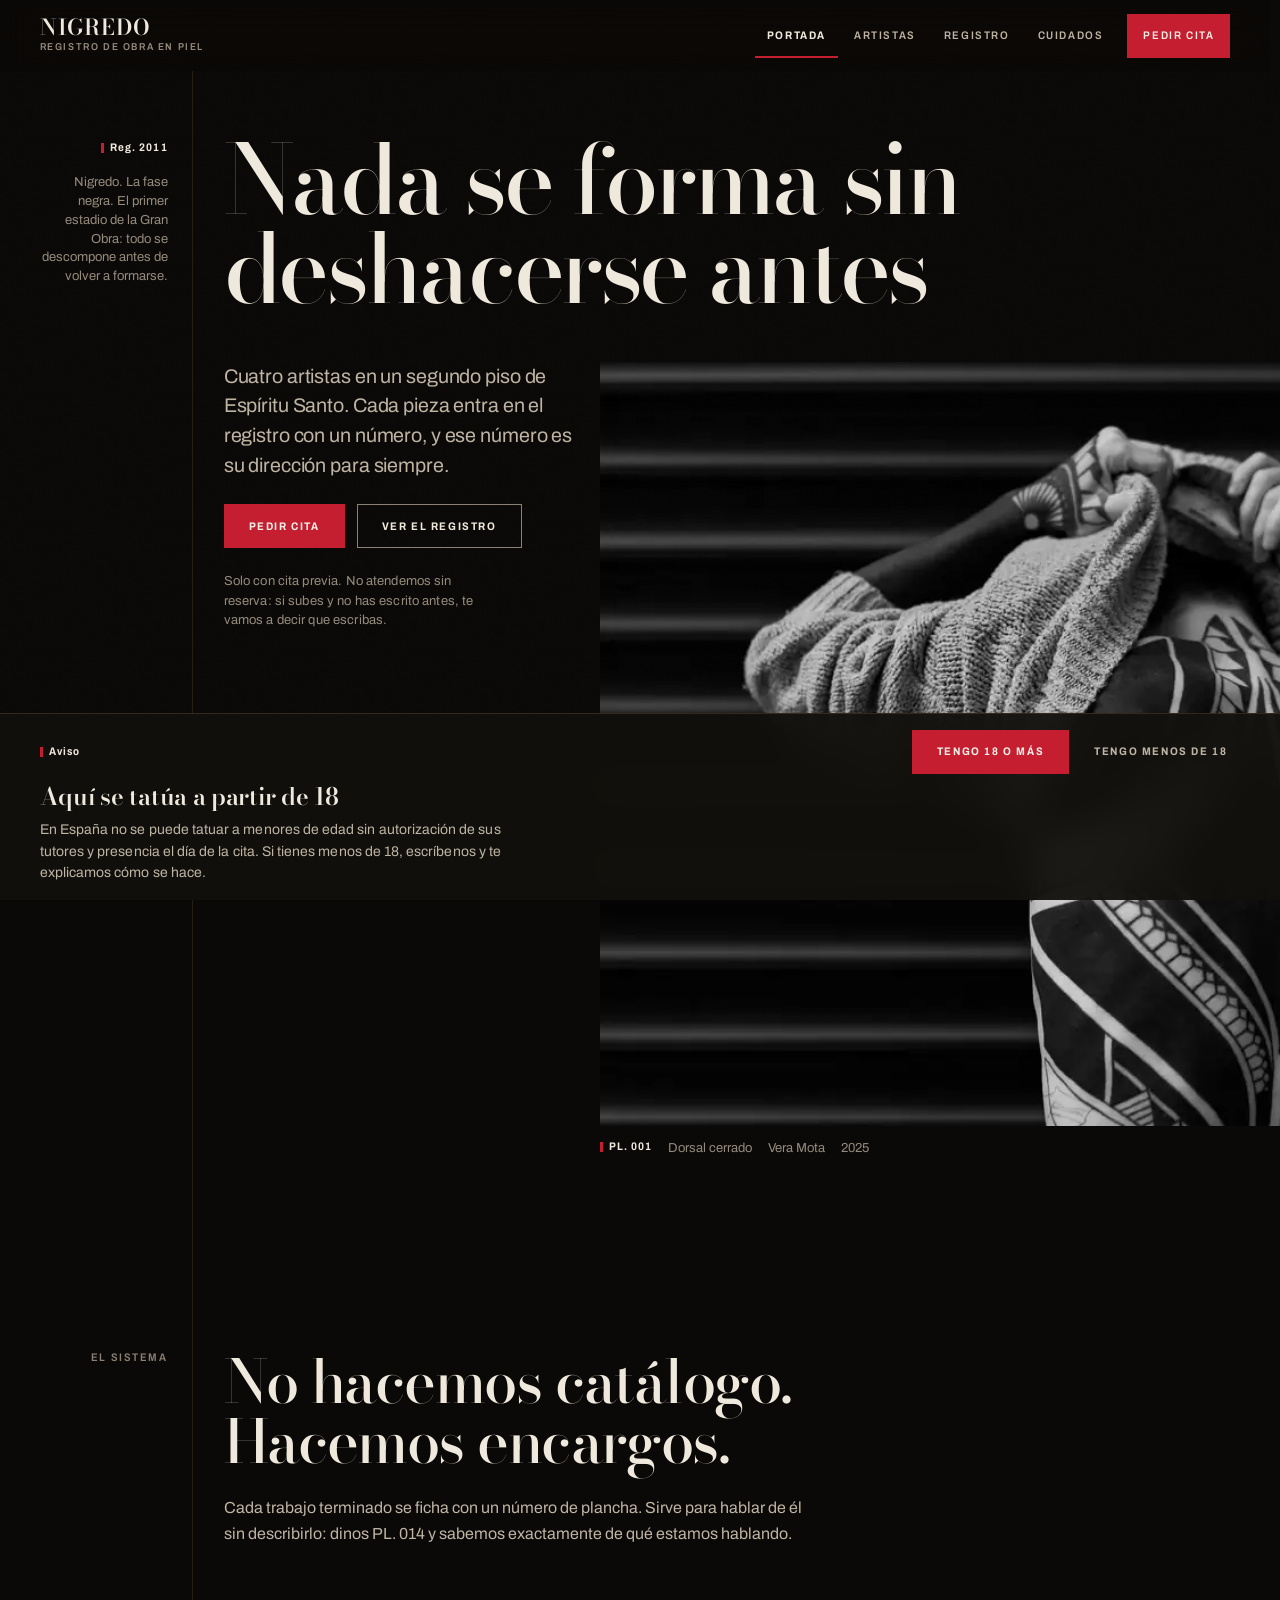
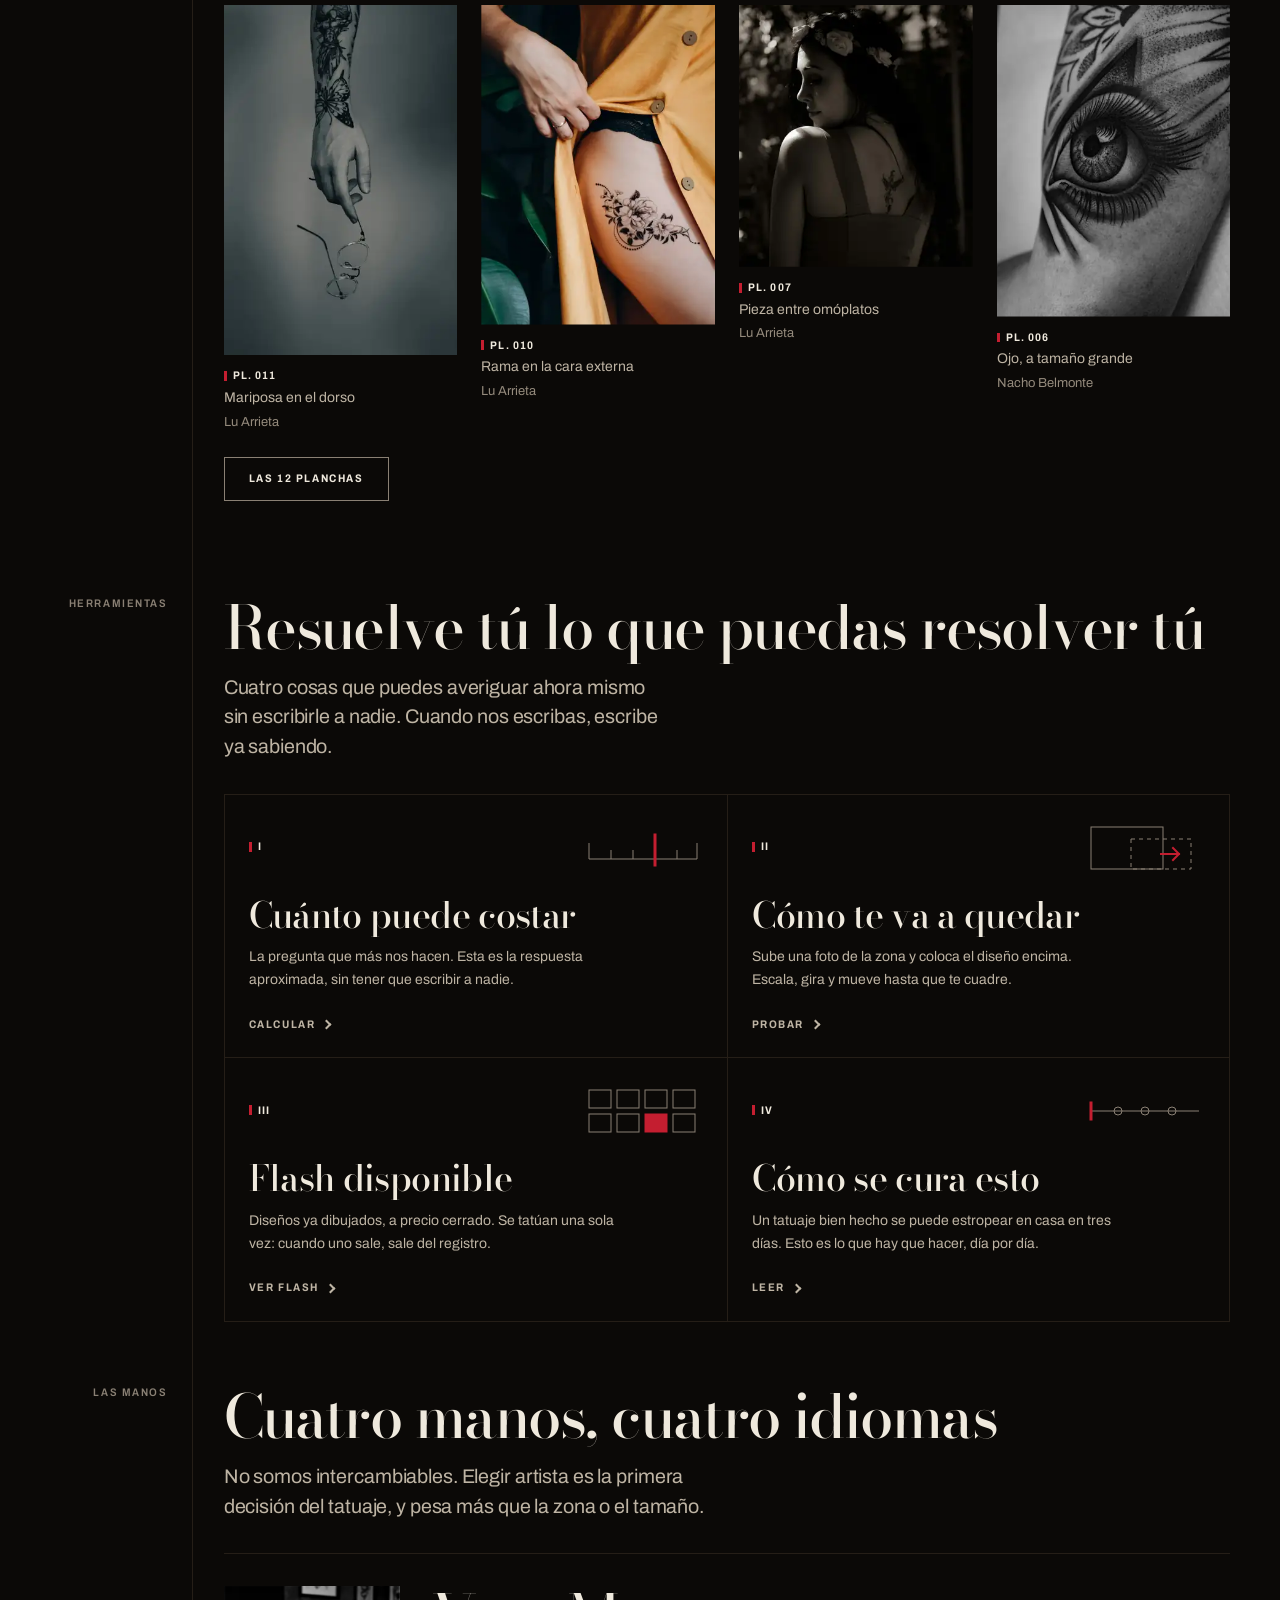
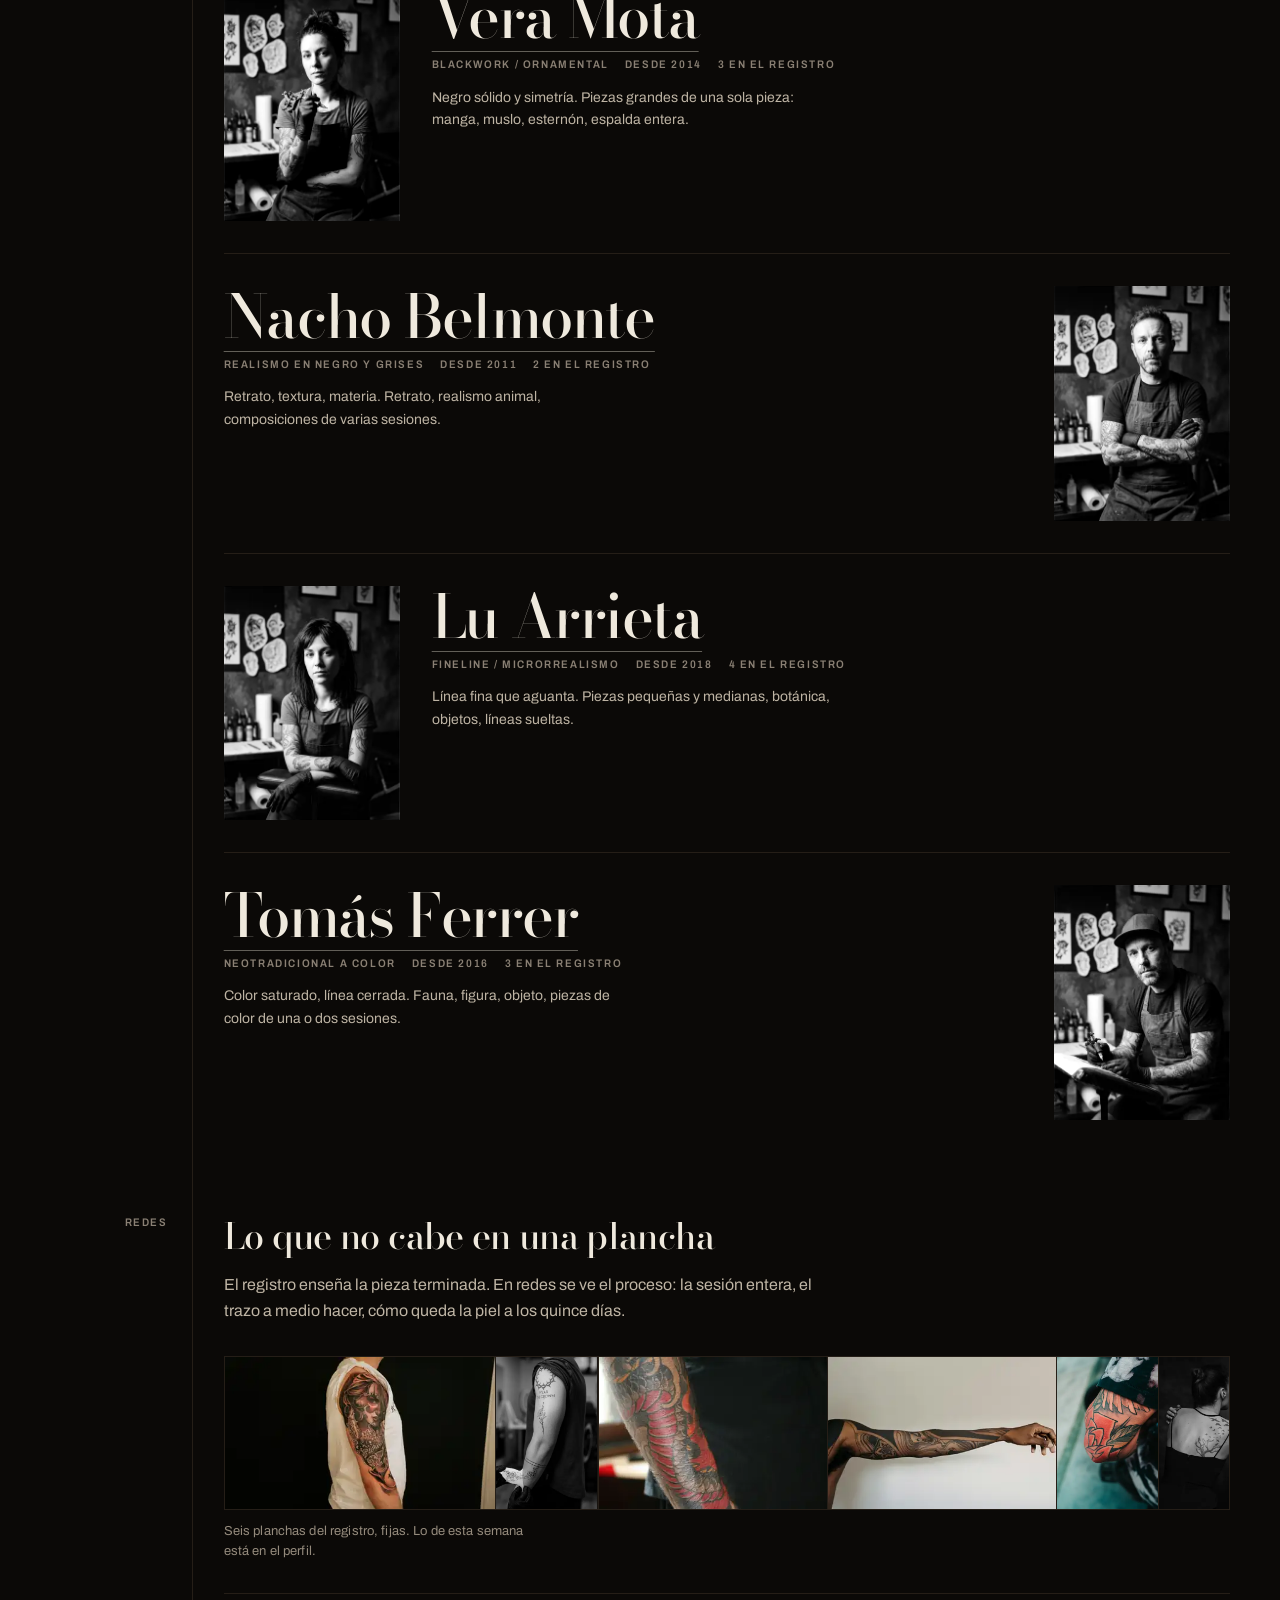
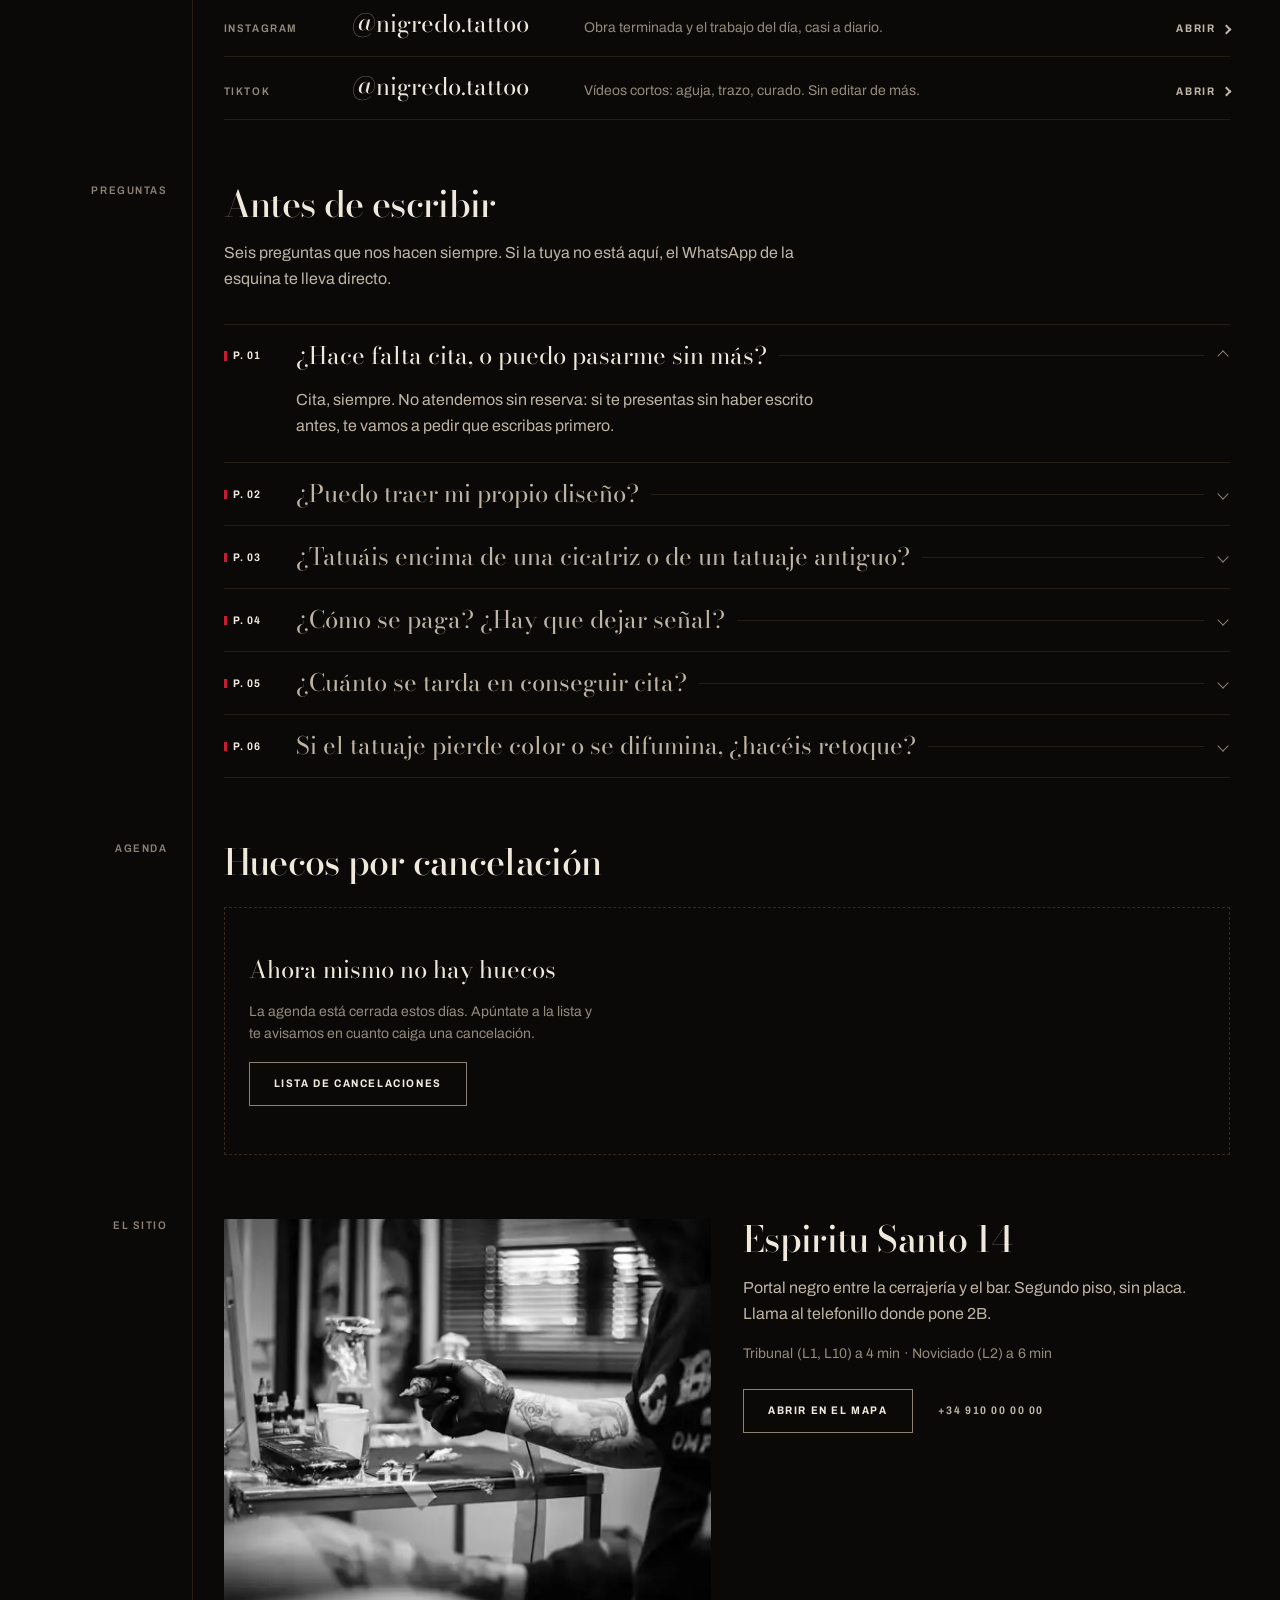
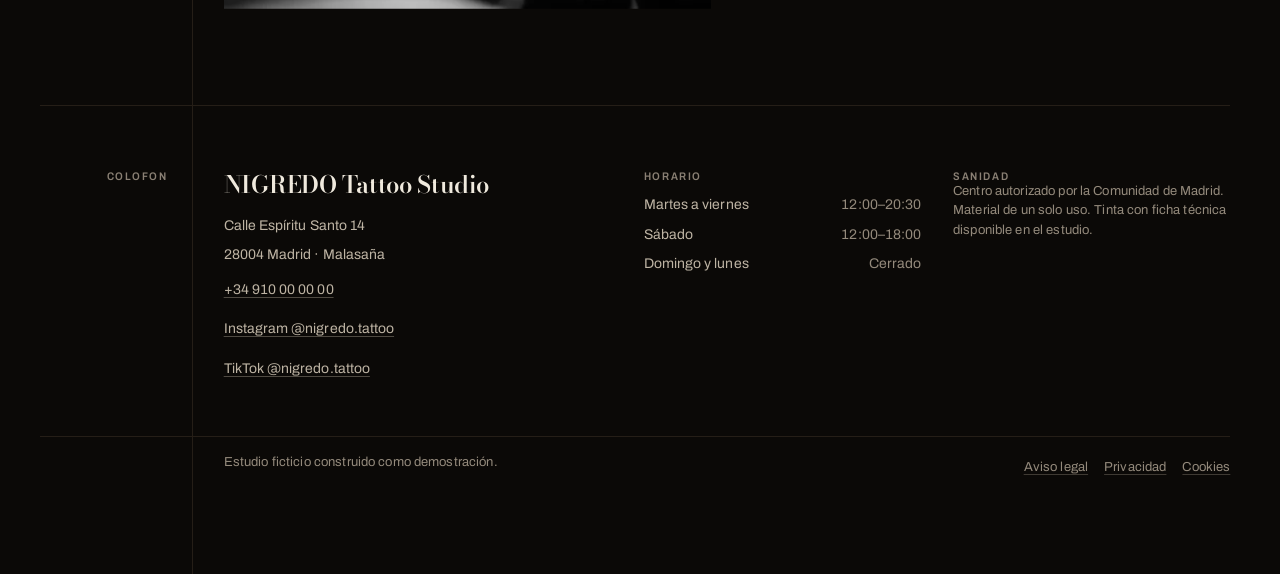
<file: index.html>
<!DOCTYPE html>
<!-- El texto de esta página se vuelca desde js/content.js con
     python tools/sync-contenido.py
     Edítalo allí, no aquí: al volver a volcar se sobrescribe. -->
<html lang="es" data-wasap-activo=""><head>
<meta charset="utf-8">
<meta name="viewport" content="width=device-width, initial-scale=1">
<title>NIGREDO Tattoo Studio · Malasaña, Madrid</title>
<meta name="description" content="Estudio de tatuaje en la calle Espíritu Santo 14, Malasaña. Blackwork, realismo en negro y grises, fineline y neotradicional a color. Solo con cita previa.">
<link rel="canonical" href="https://nigredo.example/">

<meta property="og:type" content="website">
<meta property="og:locale" content="es_ES">
<meta property="og:site_name" content="NIGREDO Tattoo Studio">
<meta property="og:title" content="NIGREDO Tattoo Studio · Malasaña, Madrid">
<meta property="og:description" content="Cuatro artistas, cuatro lenguajes. Cada pieza entra en el registro con un número. Solo con cita previa.">
<meta property="og:image" content="https://nigredo.example/assets/img/og.png">
<meta property="og:image:width" content="1200">
<meta property="og:image:height" content="630">
<meta property="og:image:alt" content="NIGREDO Tattoo Studio, registro de obra en piel. Calle Espíritu Santo 14, Malasaña, Madrid.">
<meta name="twitter:card" content="summary_large_image">
<meta name="theme-color" content="#0B0907">

<link rel="icon" href="assets/img/favicon.svg" type="image/svg+xml">
<link rel="preload" href="assets/fonts/bodoni-moda-var.woff2" as="font" type="font/woff2" crossorigin="">
<link rel="stylesheet" href="css/tokens.css">
<link rel="stylesheet" href="css/base.css">
<link rel="stylesheet" href="css/type.css">
<link rel="stylesheet" href="css/layout.css">
<link rel="stylesheet" href="css/components.css">
<link rel="stylesheet" href="css/site.css">


<script src="js/content.js" defer=""></script>
<script src="js/core.js" defer=""></script>
<script src="js/home.js" defer=""></script>
<script type="application/ld+json">{"@context":"https://schema.org","@type":"TattooParlor","name":"NIGREDO Tattoo Studio","description":"Estudio de tatuaje en Malasaña. Cuatro artistas, cuatro lenguajes. Solo por cita.","url":"https://nigredo.example/","telephone":"+34 910 00 00 00","image":"https://nigredo.example/assets/img/hero-1200.webp","priceRange":"€€","address":{"@type":"PostalAddress","streetAddress":"Calle Espíritu Santo 14","postalCode":"28004","addressLocality":"Madrid","addressCountry":"ES"},"geo":{"@type":"GeoCoordinates","latitude":40.4257,"longitude":-3.7038},"openingHoursSpecification":[{"@type":"OpeningHoursSpecification","dayOfWeek":["Tuesday","Wednesday","Thursday","Friday"],"opens":"12:00","closes":"20:30"},{"@type":"OpeningHoursSpecification","dayOfWeek":["Saturday"],"opens":"12:00","closes":"18:00"}],"sameAs":["https://instagram.com/nigredo.tattoo","https://www.tiktok.com/@nigredo.tattoo"],"employee":[{"@type":"Person","name":"Vera Mota","jobTitle":"Blackwork / ornamental"},{"@type":"Person","name":"Nacho Belmonte","jobTitle":"Realismo en negro y grises"},{"@type":"Person","name":"Lu Arrieta","jobTitle":"Fineline / microrrealismo"},{"@type":"Person","name":"Tomás Ferrer","jobTitle":"Neotradicional a color"}]}</script></head>

<body>
<!--
  DIRECCION · NIGREDO · surface: portada

  THESIS: Un estudio de tatuaje tratado como registro de obra: cada pieza es una
  plancha numerada y citable. Rechaza la rejilla de tarjetas iguales con icono
  arriba que usa por defecto todo negocio local.

  OWN-WORLD: Tinta negra calida (#0B0907). Un unico papel hueso (#F4EFE6) que
  aparece solo donde vive la obra o un dato. Un unico lacre (#C41E30) que solo
  toca lo manipulable. Filetes de 1px, cero radio en toda la web, sombra
  unicamente bajo el papel. Bodoni Moda con eje opsz real sobre Archivo variable.

  STORY: El visitante ve criterio antes que precio, entiende que artista le
  corresponde, y llega al formulario con la solicitud ya estructurada.

  FIRST VIEWPORT: Eje vertical a 9.5rem del borde. Numero de plancha en el
  margen izquierdo. Titular Bodoni a 6rem colgando del eje. Obra a sangre a la
  derecha, sin marco.

  FORM: Registro de especimenes grabado. Candidato 3 de la lista ordenada.

  FINISH: unreviewed and undocumented is unfinished; this build ends with the
  finish review, the verdict, and DESIGN.md
-->

<a class="skip" href="#main">Saltar al contenido</a>

<header class="nav" data-nav=""><a class="nav__marca" href="index.html"><span class="nav__nombre">NIGREDO</span><span class="nav__lema">Registro de obra en piel</span></a><button class="nav__abrir" type="button" aria-expanded="false" aria-controls="nav-menu"><span class="nav__abrir-txt">Menu</span><span class="nav__abrir-barras" aria-hidden="true"><i></i><i></i></span></button><div class="nav__velo" data-velo="" aria-hidden="true"></div><nav id="nav-menu" class="nav__menu" aria-label="Principal"><ul class="nav__lista" role="list"><li><a href="index.html" aria-current="page" class="nav__link">Portada</a></li><li><a href="artistas.html" class="nav__link">Artistas</a></li><li><a href="galeria.html" class="nav__link">Registro</a></li><li><a href="cuidados.html" class="nav__link">Cuidados</a></li><li><a href="reservar.html" class="nav__link nav__link--cita">Pedir cita</a></li></ul></nav></header>

<div class="page">
  <main id="main">

    <!-- ============ PORTADA ============ -->
    <section class="hero">
      <div class="reg">
        <div class="reg__margin" data-hero-margen=""><p class="plate-no">Reg.&nbsp;2011</p><p class="marginalia only-desk" style="margin-top:var(--s3)">Nigredo. La fase negra. El primer estadio de la Gran Obra: todo se descompone antes de volver a formarse.</p></div>
        <div class="reg__body">
          <h1 class="d1 hero__titular rsv-d1-3" data-hero-titular="">Nada se forma sin deshacerse antes</h1>
        </div>
      </div>

      <div class="hero__obra">
        <div class="hero__intro rsv-lead-3" data-hero-intro=""><p class="lead" style="max-width:34ch">Cuatro artistas en un segundo piso de Espíritu Santo. Cada pieza entra en el registro con un número, y ese número es su dirección para siempre.</p><div class="hero__acciones"><a class="btn btn--stamp" href="reservar.html">Pedir cita</a><a class="btn" href="galeria.html">Ver el registro</a></div><p class="xs fg-3" style="margin-top:var(--s5);max-width:38ch">Solo con cita previa. No atendemos sin reserva: si subes y no has escrito antes, te vamos a decir que escribas.</p></div>
        <figure class="hero__lamina">
          <!-- Estatico a proposito: es el elemento LCP y el escaner de precarga
               tiene que encontrarlo antes de ejecutar ningun JavaScript. -->
          <img src="assets/img/hero-520.webp" srcset="assets/img/hero-1800.webp 1800w,
                       assets/img/hero-1200.webp 1200w,
                       assets/img/hero-840.webp 840w,
                       assets/img/hero-520.webp 520w" sizes="(min-width: 60rem) 58vw, 100vw" width="1000" height="800" alt="Espalda tatuada por completo con una pieza ornamental de negro sólido y simetría axial, fotografiada a contraluz contra una persiana de lamas horizontales." fetchpriority="high" decoding="sync">
          <figcaption class="hero__pie" data-hero-pie=""><span class="plate-no">PL.&nbsp;001</span><span>Dorsal cerrado</span><span>Vera Mota</span><span class="num">2025</span></figcaption>
        </figure>
      </div>
    </section>

    <!-- ============ EL REGISTRO ============ -->
    <section class="band" aria-labelledby="t-registro">
      <div class="reg">
        <div class="reg__margin"><p class="label">El sistema</p></div>
        <div class="reg__body">
          <h2 class="d2 rsv-d2" id="t-registro" data-reg-titular="">No hacemos catálogo. Hacemos encargos.</h2>
          <p class="body fg-2 rsv-body-3" style="margin-top:var(--s5)" data-reg-texto="">Cada trabajo terminado se ficha con un número de plancha. Sirve para hablar de él sin describirlo: dinos PL. 014 y sabemos exactamente de qué estamos hablando.</p>
        </div>
      </div>
      <div class="reg" style="margin-top:var(--s6)">
        <div class="reg__margin"></div>
        <div class="reg__full" data-reg-tira=""><ul class="tira" role="list"><li class="tira__item"><a class="tira__enlace" href="galeria.html#pl-011"><span class="tira__lamina" data-revelar data-revelar-orden="0"><img src="assets/img/pl-011-380.webp" srcset="assets/img/pl-011-1500.webp 1500w, assets/img/pl-011-900.webp 900w, assets/img/pl-011-720.webp 720w, assets/img/pl-011-600.webp 600w, assets/img/pl-011-380.webp 380w" sizes="(min-width: 60rem) 22vw, (min-width: 40rem) 44vw, 78vw" alt="Mano sosteniendo unas gafas por la patilla, con una mariposa de línea fina tatuada en el dorso, sobre fondo gris liso." width="1000" height="1500" loading="lazy" decoding="async"></span><span class="tira__pie"><span class="plate-no">PL.&nbsp;011</span><span class="tira__titulo">Mariposa en el dorso</span><span class="tira__meta">Lu Arrieta</span></span></a></li><li class="tira__item"><a class="tira__enlace" href="galeria.html#pl-010"><span class="tira__lamina" data-revelar data-revelar-orden="1"><img src="assets/img/pl-010-380.webp" srcset="assets/img/pl-010-1500.webp 1500w, assets/img/pl-010-900.webp 900w, assets/img/pl-010-720.webp 720w, assets/img/pl-010-600.webp 600w, assets/img/pl-010-380.webp 380w" sizes="(min-width: 60rem) 22vw, (min-width: 40rem) 44vw, 78vw" alt="Rama floral de línea fina tatuada en la cara externa del muslo, con una camisa amarilla apartada con la mano para dejarla a la vista." width="1000" height="1369" loading="lazy" decoding="async"></span><span class="tira__pie"><span class="plate-no">PL.&nbsp;010</span><span class="tira__titulo">Rama en la cara externa</span><span class="tira__meta">Lu Arrieta</span></span></a></li><li class="tira__item"><a class="tira__enlace" href="galeria.html#pl-007"><span class="tira__lamina" data-revelar data-revelar-orden="2"><img src="assets/img/pl-007-380.webp" srcset="assets/img/pl-007-1500.webp 1500w, assets/img/pl-007-900.webp 900w, assets/img/pl-007-720.webp 720w, assets/img/pl-007-600.webp 600w, assets/img/pl-007-380.webp 380w" sizes="(min-width: 60rem) 22vw, (min-width: 40rem) 44vw, 78vw" alt="Espalda de una mujer en penumbra, con una pieza pequeña de línea fina entre los omóplatos y flores secas prendidas en el pelo." width="1000" height="1121" loading="lazy" decoding="async"></span><span class="tira__pie"><span class="plate-no">PL.&nbsp;007</span><span class="tira__titulo">Pieza entre omóplatos</span><span class="tira__meta">Lu Arrieta</span></span></a></li><li class="tira__item"><a class="tira__enlace" href="galeria.html#pl-006"><span class="tira__lamina" data-revelar data-revelar-orden="3"><img src="assets/img/pl-006-380.webp" srcset="assets/img/pl-006-1500.webp 1500w, assets/img/pl-006-900.webp 900w, assets/img/pl-006-720.webp 720w, assets/img/pl-006-600.webp 600w, assets/img/pl-006-380.webp 380w" sizes="(min-width: 60rem) 22vw, (min-width: 40rem) 44vw, 78vw" alt="Ojo tatuado en realismo de negro y grises a gran escala, con las pestañas trazadas una a una y el iris resuelto en degradado de puntillismo." width="1000" height="1333" loading="lazy" decoding="async"></span><span class="tira__pie"><span class="plate-no">PL.&nbsp;006</span><span class="tira__titulo">Ojo, a tamaño grande</span><span class="tira__meta">Nacho Belmonte</span></span></a></li></ul><p style="margin-top:var(--s5)"><a class="btn" href="galeria.html">Las 12 planchas</a></p></div>
      </div>
    </section>

    <!-- ============ HERRAMIENTAS ============ -->
    <section class="band band--tight" aria-labelledby="t-antes">
      <div class="reg">
        <div class="reg__margin"><p class="label">Herramientas</p></div>
        <div class="reg__body">
          <h2 class="d2" id="t-antes">Resuelve tú lo que puedas resolver tú</h2>
          <p class="lead" style="margin-top:var(--s4)">
            Cuatro cosas que puedes averiguar ahora mismo sin escribirle a nadie.
            Cuando nos escribas, escribe ya sabiendo.
          </p>
        </div>
      </div>
      <div class="reg" style="margin-top:var(--s6)">
        <div class="reg__margin"></div>
        <div class="reg__full" data-indice=""><div class="utiles"><a class="util" href="reservar.html#estimador"><span class="util__cabecera"><span class="plate-no util__num">I</span><span class="util__dibujo"><svg viewBox="0 0 120 56" fill="none" aria-hidden="true"><path d="M6 40h108" stroke="currentColor" stroke-width="1"></path><path d="M6 40V24M28 40v-9M50 40v-9M72 40v-9M94 40v-9M114 40V24" stroke="currentColor" stroke-width="1"></path><path class="util__marca" d="M72 46V16" stroke-width="3" stroke-linecap="square"></path></svg></span></span><span class="util__titulo">Cuánto puede costar</span><span class="util__texto">La pregunta que más nos hacen. Esta es la respuesta aproximada, sin tener que escribir a nadie.</span><span class="util__ir">Calcular<i aria-hidden="true"></i></span></a><a class="util" href="reservar.html#simulador"><span class="util__cabecera"><span class="plate-no util__num">II</span><span class="util__dibujo"><svg viewBox="0 0 120 56" fill="none" aria-hidden="true"><rect x="6" y="8" width="72" height="42" stroke="currentColor" stroke-width="1"></rect><rect x="46" y="20" width="60" height="30" stroke="currentColor" stroke-width="1" stroke-dasharray="4 4"></rect><path class="util__marca" d="M76 35h18M88 29l6 6-6 6" stroke-width="2" stroke-linecap="square" fill="none"></path></svg></span></span><span class="util__titulo">Cómo te va a quedar</span><span class="util__texto">Sube una foto de la zona y coloca el diseño encima. Escala, gira y mueve hasta que te cuadre.</span><span class="util__ir">Probar<i aria-hidden="true"></i></span></a><a class="util" href="galeria.html#flash"><span class="util__cabecera"><span class="plate-no util__num">III</span><span class="util__dibujo"><svg viewBox="0 0 120 56" fill="none" aria-hidden="true"><rect x="6" y="8" width="22" height="18" stroke="currentColor" stroke-width="1"></rect><rect x="34" y="8" width="22" height="18" stroke="currentColor" stroke-width="1"></rect><rect x="62" y="8" width="22" height="18" stroke="currentColor" stroke-width="1"></rect><rect x="90" y="8" width="22" height="18" stroke="currentColor" stroke-width="1"></rect><rect x="6" y="32" width="22" height="18" stroke="currentColor" stroke-width="1"></rect><rect x="34" y="32" width="22" height="18" stroke="currentColor" stroke-width="1"></rect><rect class="util__marca--relleno" x="62" y="32" width="22" height="18" stroke-width="1"></rect><rect x="90" y="32" width="22" height="18" stroke="currentColor" stroke-width="1"></rect></svg></span></span><span class="util__titulo">Flash disponible</span><span class="util__texto">Diseños ya dibujados, a precio cerrado. Se tatúan una sola vez: cuando uno sale, sale del registro.</span><span class="util__ir">Ver flash<i aria-hidden="true"></i></span></a><a class="util" href="cuidados.html"><span class="util__cabecera"><span class="plate-no util__num">IV</span><span class="util__dibujo"><svg viewBox="0 0 120 56" fill="none" aria-hidden="true"><path d="M6 29h108" stroke="currentColor" stroke-width="1"></path><circle cx="33" cy="29" r="4" stroke="currentColor" stroke-width="1"></circle><circle cx="60" cy="29" r="4" stroke="currentColor" stroke-width="1"></circle><circle cx="87" cy="29" r="4" stroke="currentColor" stroke-width="1"></circle><path class="util__marca" d="M6 21v16" stroke-width="3" stroke-linecap="square"></path></svg></span></span><span class="util__titulo">Cómo se cura esto</span><span class="util__texto">Un tatuaje bien hecho se puede estropear en casa en tres días. Esto es lo que hay que hacer, día por día.</span><span class="util__ir">Leer<i aria-hidden="true"></i></span></a></div></div>
      </div>
    </section>

    <!-- ============ ARTISTAS ============ -->
    <section class="band band--tight" aria-labelledby="t-artistas">
      <div class="reg">
        <div class="reg__margin"><p class="label">Las manos</p></div>
        <div class="reg__body">
          <h2 class="d2 rsv-d2" id="t-artistas" data-art-titular="">Cuatro manos, cuatro idiomas</h2>
          <p class="lead rsv-lead-2" style="margin-top:var(--s4)" data-art-entradilla="">No somos intercambiables. Elegir artista es la primera decisión del tatuaje, y pesa más que la zona o el tamaño.</p>
        </div>
      </div>
      <div class="reg" style="margin-top:var(--s6)">
        <div class="reg__margin"></div>
        <div class="reg__full" data-art-lista=""><article class="firma"><a class="firma__retrato" href="artistas.html#vera-mota" tabindex="-1" aria-hidden="true"><img src="assets/img/artista-vera-360.webp" srcset="assets/img/artista-vera-840.webp 840w, assets/img/artista-vera-560.webp 560w, assets/img/artista-vera-360.webp 360w" sizes="(min-width: 48rem) 11rem, 100vw" alt="" width="1000" height="1344" loading="lazy" decoding="async"></a><div class="firma__texto"><h3 class="firma__nombre"><a href="artistas.html#vera-mota">Vera Mota</a></h3><div class="firma__meta"><span class="label">Blackwork / ornamental</span><span class="label num">Desde 2014</span><span class="label num">3 en el registro</span></div><p class="firma__bio">Negro sólido y simetría. Piezas grandes de una sola pieza: manga, muslo, esternón, espalda entera.</p></div></article><article class="firma"><a class="firma__retrato" href="artistas.html#nacho-belmonte" tabindex="-1" aria-hidden="true"><img src="assets/img/artista-nacho-360.webp" srcset="assets/img/artista-nacho-840.webp 840w, assets/img/artista-nacho-560.webp 560w, assets/img/artista-nacho-360.webp 360w" sizes="(min-width: 48rem) 11rem, 100vw" alt="" width="1000" height="1345" loading="lazy" decoding="async"></a><div class="firma__texto"><h3 class="firma__nombre"><a href="artistas.html#nacho-belmonte">Nacho Belmonte</a></h3><div class="firma__meta"><span class="label">Realismo en negro y grises</span><span class="label num">Desde 2011</span><span class="label num">2 en el registro</span></div><p class="firma__bio">Retrato, textura, materia. Retrato, realismo animal, composiciones de varias sesiones.</p></div></article><article class="firma"><a class="firma__retrato" href="artistas.html#lu-arrieta" tabindex="-1" aria-hidden="true"><img src="assets/img/artista-lu-360.webp" srcset="assets/img/artista-lu-840.webp 840w, assets/img/artista-lu-560.webp 560w, assets/img/artista-lu-360.webp 360w" sizes="(min-width: 48rem) 11rem, 100vw" alt="" width="1000" height="1345" loading="lazy" decoding="async"></a><div class="firma__texto"><h3 class="firma__nombre"><a href="artistas.html#lu-arrieta">Lu Arrieta</a></h3><div class="firma__meta"><span class="label">Fineline / microrrealismo</span><span class="label num">Desde 2018</span><span class="label num">4 en el registro</span></div><p class="firma__bio">Línea fina que aguanta. Piezas pequeñas y medianas, botánica, objetos, líneas sueltas.</p></div></article><article class="firma"><a class="firma__retrato" href="artistas.html#tomas-ferrer" tabindex="-1" aria-hidden="true"><img src="assets/img/artista-tomas-360.webp" srcset="assets/img/artista-tomas-840.webp 840w, assets/img/artista-tomas-560.webp 560w, assets/img/artista-tomas-360.webp 360w" sizes="(min-width: 48rem) 11rem, 100vw" alt="" width="1000" height="1354" loading="lazy" decoding="async"></a><div class="firma__texto"><h3 class="firma__nombre"><a href="artistas.html#tomas-ferrer">Tomás Ferrer</a></h3><div class="firma__meta"><span class="label">Neotradicional a color</span><span class="label num">Desde 2016</span><span class="label num">3 en el registro</span></div><p class="firma__bio">Color saturado, línea cerrada. Fauna, figura, objeto, piezas de color de una o dos sesiones.</p></div></article></div>
      </div>
    </section>

    <!-- ============ REDES ============ -->
    <section class="band band--tight" aria-labelledby="t-redes" data-redes-seccion="">
      <div class="reg">
        <div class="reg__margin"><p class="label">Redes</p></div>
        <div class="reg__body">
          <h2 class="d3 rsv-d3" id="t-redes" data-redes-titular="">Lo que no cabe en una plancha</h2>
          <p class="body fg-2" style="margin-top:var(--s4)" data-redes-entradilla="">El registro enseña la pieza terminada. En redes se ve el proceso: la sesión entera, el trazo a medio hacer, cómo queda la piel a los quince días.</p>
        </div>
      </div>
      <div class="reg" style="margin-top:var(--s6)">
        <div class="reg__margin"></div>
        <div class="reg__full" data-redes-cuerpo=""><div class="hoja"><ul class="hoja__tira" role="list"><li class="hoja__hueco" style="aspect-ratio:1.7794"><a class="hoja__frame" href="https://instagram.com/nigredo.tattoo" rel="noopener" aria-label="Rostro y ornamento, de Nacho Belmonte. Abre Instagram."><img src="assets/img/pl-002-380.webp" srcset="assets/img/pl-002-1500.webp 1500w, assets/img/pl-002-900.webp 900w, assets/img/pl-002-720.webp 720w, assets/img/pl-002-600.webp 600w, assets/img/pl-002-380.webp 380w" sizes="240px" alt="" width="1000" height="562" loading="lazy" decoding="async"></a></li><li class="hoja__hueco" style="aspect-ratio:0.6673"><a class="hoja__frame" href="https://instagram.com/nigredo.tattoo" rel="noopener" aria-label="Tres piezas, una lectura, de Lu Arrieta. Abre Instagram."><img src="assets/img/pl-003-380.webp" srcset="assets/img/pl-003-1500.webp 1500w, assets/img/pl-003-900.webp 900w, assets/img/pl-003-720.webp 720w, assets/img/pl-003-600.webp 600w, assets/img/pl-003-380.webp 380w" sizes="240px" alt="" width="1000" height="1499" loading="lazy" decoding="async"></a></li><li class="hoja__hueco" style="aspect-ratio:1.5"><a class="hoja__frame" href="https://instagram.com/nigredo.tattoo" rel="noopener" aria-label="Dragón a color, de Tomás Ferrer. Abre Instagram."><img src="assets/img/pl-004-380.webp" srcset="assets/img/pl-004-1500.webp 1500w, assets/img/pl-004-900.webp 900w, assets/img/pl-004-720.webp 720w, assets/img/pl-004-600.webp 600w, assets/img/pl-004-380.webp 380w" sizes="240px" alt="" width="1000" height="667" loading="lazy" decoding="async"></a></li><li class="hoja__hueco" style="aspect-ratio:1.5"><a class="hoja__frame" href="https://instagram.com/nigredo.tattoo" rel="noopener" aria-label="Manga de punta a punta, de Vera Mota. Abre Instagram."><img src="assets/img/pl-005-380.webp" srcset="assets/img/pl-005-1500.webp 1500w, assets/img/pl-005-900.webp 900w, assets/img/pl-005-720.webp 720w, assets/img/pl-005-600.webp 600w, assets/img/pl-005-380.webp 380w" sizes="240px" alt="" width="1000" height="667" loading="lazy" decoding="async"></a></li><li class="hoja__hueco" style="aspect-ratio:0.6655"><a class="hoja__frame" href="https://instagram.com/nigredo.tattoo" rel="noopener" aria-label="Rosas de línea gruesa, de Tomás Ferrer. Abre Instagram."><img src="assets/img/pl-008-380.webp" srcset="assets/img/pl-008-1500.webp 1500w, assets/img/pl-008-900.webp 900w, assets/img/pl-008-720.webp 720w, assets/img/pl-008-600.webp 600w, assets/img/pl-008-380.webp 380w" sizes="240px" alt="" width="1000" height="1503" loading="lazy" decoding="async"></a></li><li class="hoja__hueco" style="aspect-ratio:0.6667"><a class="hoja__frame" href="https://instagram.com/nigredo.tattoo" rel="noopener" aria-label="Bandada, de Vera Mota. Abre Instagram."><img src="assets/img/pl-009-380.webp" srcset="assets/img/pl-009-1500.webp 1500w, assets/img/pl-009-900.webp 900w, assets/img/pl-009-720.webp 720w, assets/img/pl-009-600.webp 600w, assets/img/pl-009-380.webp 380w" sizes="240px" alt="" width="1000" height="1500" loading="lazy" decoding="async"></a></li></ul></div><p class="xs fg-3 hoja__nota">Seis planchas del registro, fijas. Lo de esta semana está en el perfil.</p><ul class="cuentas" role="list"><li><a class="cuenta" href="https://instagram.com/nigredo.tattoo" rel="noopener"><span class="label cuenta__red">Instagram</span><span class="cuenta__usuario">@nigredo.tattoo</span><span class="cuenta__que">Obra terminada y el trabajo del día, casi a diario.</span><span class="cuenta__ir">Abrir<i aria-hidden="true"></i></span></a></li><li><a class="cuenta" href="https://www.tiktok.com/@nigredo.tattoo" rel="noopener"><span class="label cuenta__red">TikTok</span><span class="cuenta__usuario">@nigredo.tattoo</span><span class="cuenta__que">Vídeos cortos: aguja, trazo, curado. Sin editar de más.</span><span class="cuenta__ir">Abrir<i aria-hidden="true"></i></span></a></li></ul></div>
      </div>
    </section>

    <!-- ============ PREGUNTAS ============ -->
    <section class="band band--tight" aria-labelledby="t-faq">
      <div class="reg">
        <div class="reg__margin"><p class="label">Preguntas</p></div>
        <div class="reg__body">
          <h2 class="d3 rsv-d3" id="t-faq" data-faq-titular="">Antes de escribir</h2>
          <p class="body fg-2" style="margin-top:var(--s4)" data-faq-entradilla="">Seis preguntas que nos hacen siempre. Si la tuya no está aquí, el WhatsApp de la esquina te lleva directo.</p>
          <div data-faq-lista="" style="margin-top:var(--s6)"><div class="faq"><details class="faq__item" name="faq" open=""><summary class="faq__pregunta"><span class="plate-no faq__num">P. 01</span><span class="faq__texto">¿Hace falta cita, o puedo pasarme sin más?</span><span class="faq__filete" aria-hidden="true"></span><span class="faq__marca" aria-hidden="true"><i></i></span></summary><div class="faq__interior"><div class="faq__respuesta"><div class="faq__cuerpo"><p class="body fg-2">Cita, siempre. No atendemos sin reserva: si te presentas sin haber escrito antes, te vamos a pedir que escribas primero.</p></div></div></div></details><details class="faq__item" name="faq"><summary class="faq__pregunta"><span class="plate-no faq__num">P. 02</span><span class="faq__texto">¿Puedo traer mi propio diseño?</span><span class="faq__filete" aria-hidden="true"></span><span class="faq__marca" aria-hidden="true"><i></i></span></summary><div class="faq__interior"><div class="faq__respuesta"><div class="faq__cuerpo"><p class="body fg-2">Sí, pero lo revisamos antes. Un diseño pensado para pantalla no siempre funciona sobre piel, así que el artista puede pedir cambios de tamaño o de trazo antes de la cita.</p></div></div></div></details><details class="faq__item" name="faq"><summary class="faq__pregunta"><span class="plate-no faq__num">P. 03</span><span class="faq__texto">¿Tatuáis encima de una cicatriz o de un tatuaje antiguo?</span><span class="faq__filete" aria-hidden="true"></span><span class="faq__marca" aria-hidden="true"><i></i></span></summary><div class="faq__interior"><div class="faq__respuesta"><div class="faq__cuerpo"><p class="body fg-2">Depende de qué haya debajo. Cuéntanoslo al pedir cita: casi siempre hace falta rediseñar sobre lo que ya está, y eso suele pedir una sesión más de lo normal.</p></div></div></div></details><details class="faq__item" name="faq"><summary class="faq__pregunta"><span class="plate-no faq__num">P. 04</span><span class="faq__texto">¿Cómo se paga? ¿Hay que dejar señal?</span><span class="faq__filete" aria-hidden="true"></span><span class="faq__marca" aria-hidden="true"><i></i></span></summary><div class="faq__interior"><div class="faq__respuesta"><div class="faq__cuerpo"><p class="body fg-2">En el estudio, en efectivo o con tarjeta. Para piezas grandes pedimos una señal al confirmar la cita, que se descuenta del precio final.</p></div></div></div></details><details class="faq__item" name="faq"><summary class="faq__pregunta"><span class="plate-no faq__num">P. 05</span><span class="faq__texto">¿Cuánto se tarda en conseguir cita?</span><span class="faq__filete" aria-hidden="true"></span><span class="faq__marca" aria-hidden="true"><i></i></span></summary><div class="faq__interior"><div class="faq__respuesta"><div class="faq__cuerpo"><p class="body fg-2">Entre cuatro y seis semanas, según artista y tamaño. Si alguien cancela antes, aparece aquí abajo, en huecos por cancelación.</p><a class="faq__enlace" href="#t-huecos">Ver huecos por cancelación<i aria-hidden="true"></i></a></div></div></div></details><details class="faq__item" name="faq"><summary class="faq__pregunta"><span class="plate-no faq__num">P. 06</span><span class="faq__texto">Si el tatuaje pierde color o se difumina, ¿hacéis retoque?</span><span class="faq__filete" aria-hidden="true"></span><span class="faq__marca" aria-hidden="true"><i></i></span></summary><div class="faq__interior"><div class="faq__respuesta"><div class="faq__cuerpo"><p class="body fg-2">El primer retoque es gratis dentro de los tres meses siguientes, si has seguido la guía de cuidados. Pasado ese plazo, se cobra como una sesión corta.</p><a class="faq__enlace" href="cuidados.html">Leer la guía de cuidados<i aria-hidden="true"></i></a></div></div></div></details></div></div>
        </div>
      </div>
    </section>

    <!-- ============ HUECOS ============ -->
    <section class="band band--tight" aria-labelledby="t-huecos">
      <div class="reg">
        <div class="reg__margin"><p class="label">Agenda</p></div>
        <div class="reg__body">
          <h2 class="d3 rsv-d3" id="t-huecos" data-huecos-titular="">Huecos por cancelación</h2>
          <p class="body fg-2" style="margin-top:var(--s4)" data-huecos-entradilla="">Alguien ha anulado. Si te pilla bien, es tuyo.</p>
          <div data-huecos-lista="" style="margin-top:var(--s5)"><div class="hueco"><p class="hueco__cuando num"><b>jueves, 24 de septiembre</b><br>16:00 · 3 h</p><p class="hueco__nota">Lu Arrieta. Hueco de tarde. Entra una pieza de hasta 12 cm.</p><a class="btn btn--stamp" href="reservar.html?hueco=2026-09-24_16:00">Lo quiero</a></div><div class="hueco"><p class="hueco__cuando num"><b>sábado, 26 de septiembre</b><br>12:00 · 5 h</p><p class="hueco__nota">Vera Mota. Sesión larga. Ideal para arrancar una pieza grande.</p><a class="btn btn--stamp" href="reservar.html?hueco=2026-09-26_12:00">Lo quiero</a></div><div class="hueco"><p class="hueco__cuando num"><b>viernes, 2 de octubre</b><br>17:30 · 2 h</p><p class="hueco__nota">Tomás Ferrer. Corto: flash o pieza pequeña a color.</p><a class="btn btn--stamp" href="reservar.html?hueco=2026-10-02_17:30">Lo quiero</a></div><p style="margin-top:var(--s5)"><a class="btn btn--quiet" href="reservar.html#espera">Lista de cancelaciones</a></p></div>
        </div>
      </div>
    </section>

    <!-- ============ EL SITIO ============ -->
    <section class="band" aria-labelledby="t-sitio">
      <div class="reg">
        <div class="reg__margin"><p class="label">El sitio</p></div>
        <div class="reg__body">
          <div class="lugar" data-lugar=""><figure class="lugar__foto" data-revelar><img src="assets/img/lugar-560.webp" srcset="assets/img/lugar-1400.webp 1400w, assets/img/lugar-900.webp 900w, assets/img/lugar-560.webp 560w" sizes="(min-width: 48rem) 42vw, 100vw" alt="Puesto de trabajo en blanco y negro: una mano enguantada y tatuada sostiene una cazoleta de tinta sobre la mesa preparada, con la persiana filtrando la luz y un retrato enmarcado al fondo." width="1000" height="666" loading="lazy" decoding="async"></figure><div class="lugar__texto"><h2 class="d3" id="t-sitio">Espiritu Santo 14</h2><p class="body fg-2" style="margin-top:var(--s4)">Portal negro entre la cerrajería y el bar. Segundo piso, sin placa. Llama al telefonillo donde pone 2B.</p><p class="sm fg-3" style="margin-top:var(--s4)">Tribunal (L1, L10) a 4 min · Noviciado (L2) a 6 min</p><div class="hero__acciones"><a class="btn" href="https://www.google.com/maps/search/?api=1&amp;query=Calle%20Esp%C3%ADritu%20Santo%2014%2C%2028004%20Madrid" rel="noopener">Abrir en el mapa</a><a class="btn btn--quiet" href="tel:+34910000000">+34 910 00 00 00</a></div></div></div>
        </div>
      </div>
    </section>

  </main>

  <footer class="pie" data-pie=""><div class="reg"><div class="reg__margin"><p class="label">Colofon</p></div><div class="reg__body pie__cuerpo"><div class="pie__bloque"><h2 class="d4">NIGREDO Tattoo Studio</h2><address class="pie__dir sm fg-2">Calle Espíritu Santo 14<br>28004 Madrid · Malasaña<br><a href="tel:+34910000000" class="num">+34 910 00 00 00</a><br><a href="https://instagram.com/nigredo.tattoo" rel="noopener">Instagram @nigredo.tattoo</a><br><a href="https://www.tiktok.com/@nigredo.tattoo" rel="noopener">TikTok @nigredo.tattoo</a></address></div><div class="pie__bloque"><p class="label">Horario</p><dl class="pie__horas sm"><div class="pie__hora"><dt>Martes a viernes</dt><dd class="num">12:00–20:30</dd></div><div class="pie__hora"><dt>Sábado</dt><dd class="num">12:00–18:00</dd></div><div class="pie__hora"><dt>Domingo y lunes</dt><dd class="num">Cerrado</dd></div></dl></div><div class="pie__bloque"><p class="label">Sanidad</p><p class="xs fg-3">Centro autorizado por la Comunidad de Madrid. Material de un solo uso. Tinta con ficha técnica disponible en el estudio.</p></div></div></div><div class="reg pie__base"><div class="reg__margin"></div><div class="reg__body pie__legal"><p class="xs fg-3">Estudio ficticio construido como demostración.</p><ul class="pie__legales xs" role="list"><li><a href="#">Aviso legal</a></li><li><a href="#">Privacidad</a></li><li><a href="#">Cookies</a></li></ul></div></div></footer>
</div>






<a class="wasap" data-wasap="" href="https://wa.me/34600000000?text=Hola%2C%20os%20escribo%20desde%20la%20web.%20Tengo%20una%20duda%20sobre%20un%20tatuaje." target="_blank" rel="noopener" aria-label="WhatsApp: Escríbenos por WhatsApp (se abre en una pestaña nueva)"><svg class="wasap__marca" viewBox="0 0 24 24" fill="none" aria-hidden="true"><path d="M3 21V4h18v13H7.5L3 21Z" stroke="currentColor" stroke-width="1.6" stroke-linejoin="round"></path><path d="M9 8.2c0 3.1 2.7 5.8 5.8 5.8l1-1.6-2-1.1-.9.9a5.6 5.6 0 0 1-2.1-2.1l.9-.9-1.1-2L9 8.2Z" fill="currentColor"></path></svg><span class="wasap__texto">WhatsApp</span></a></body></html>
</file>
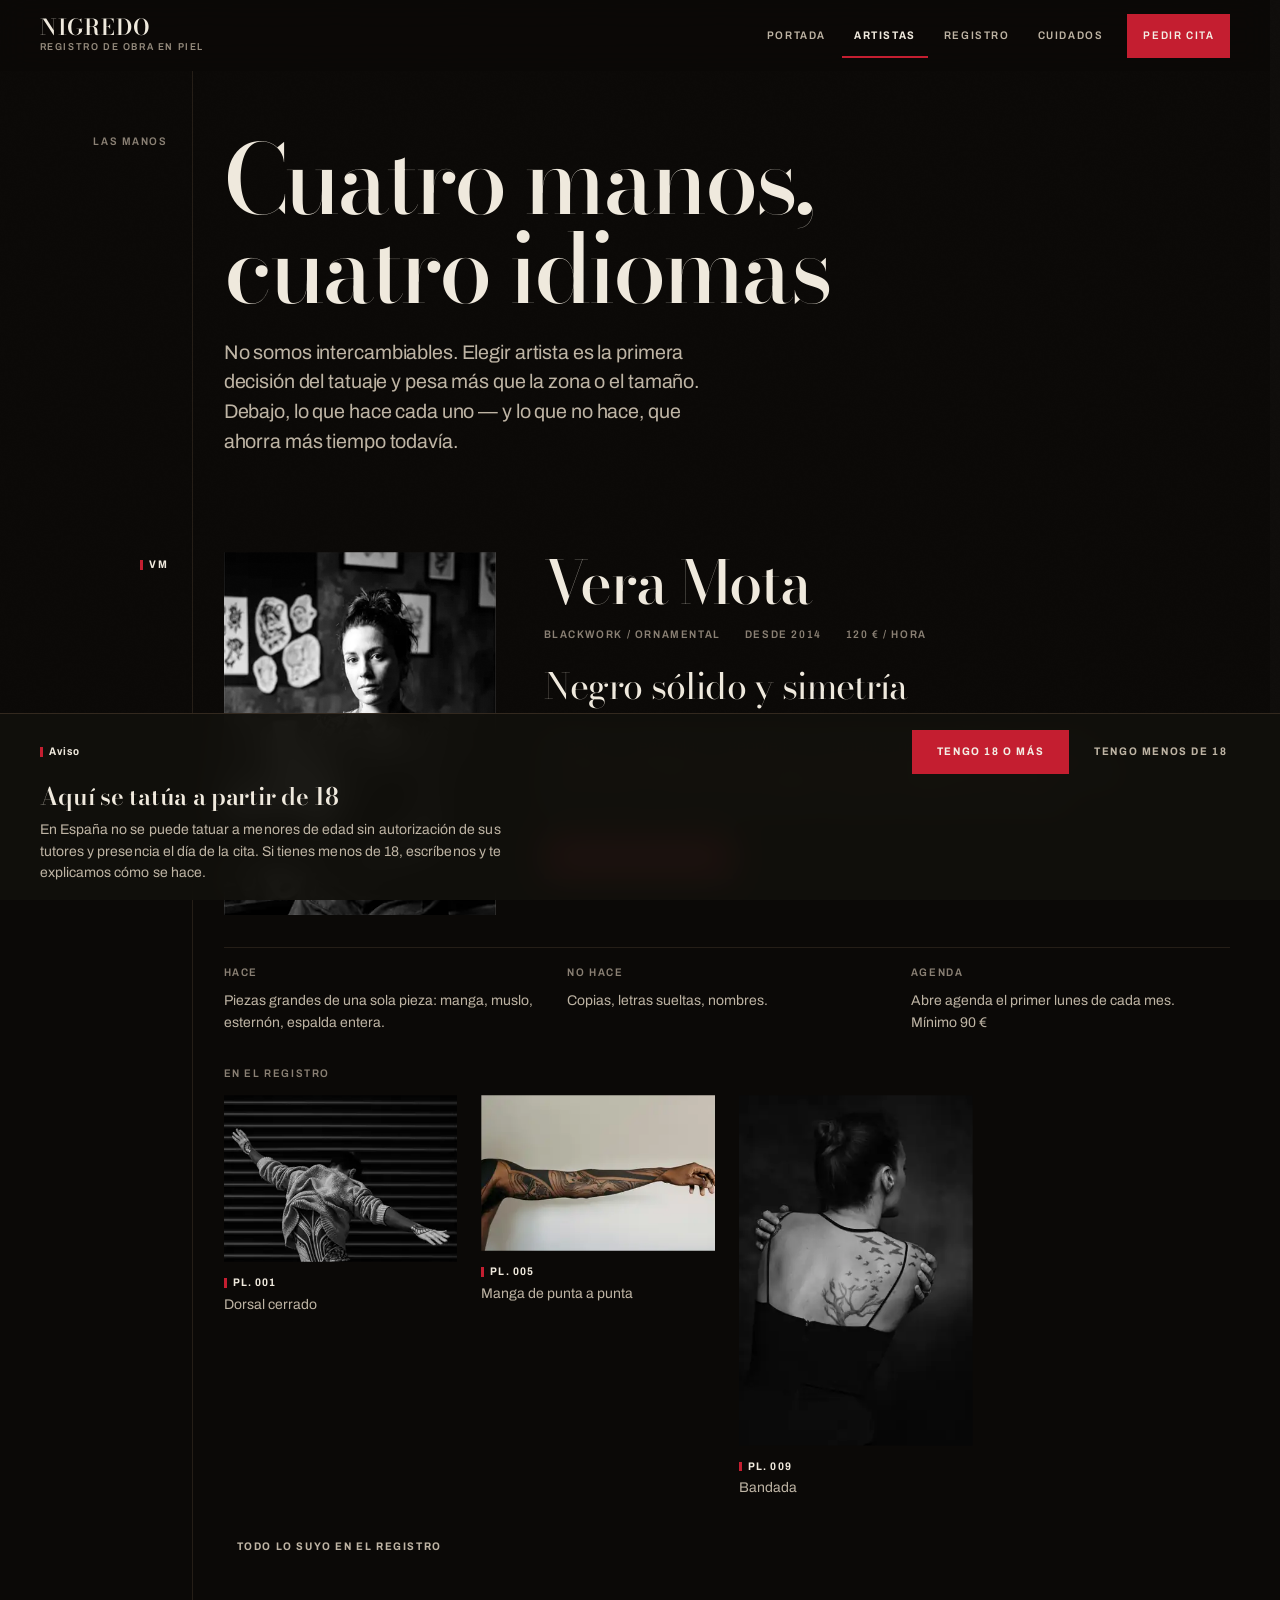
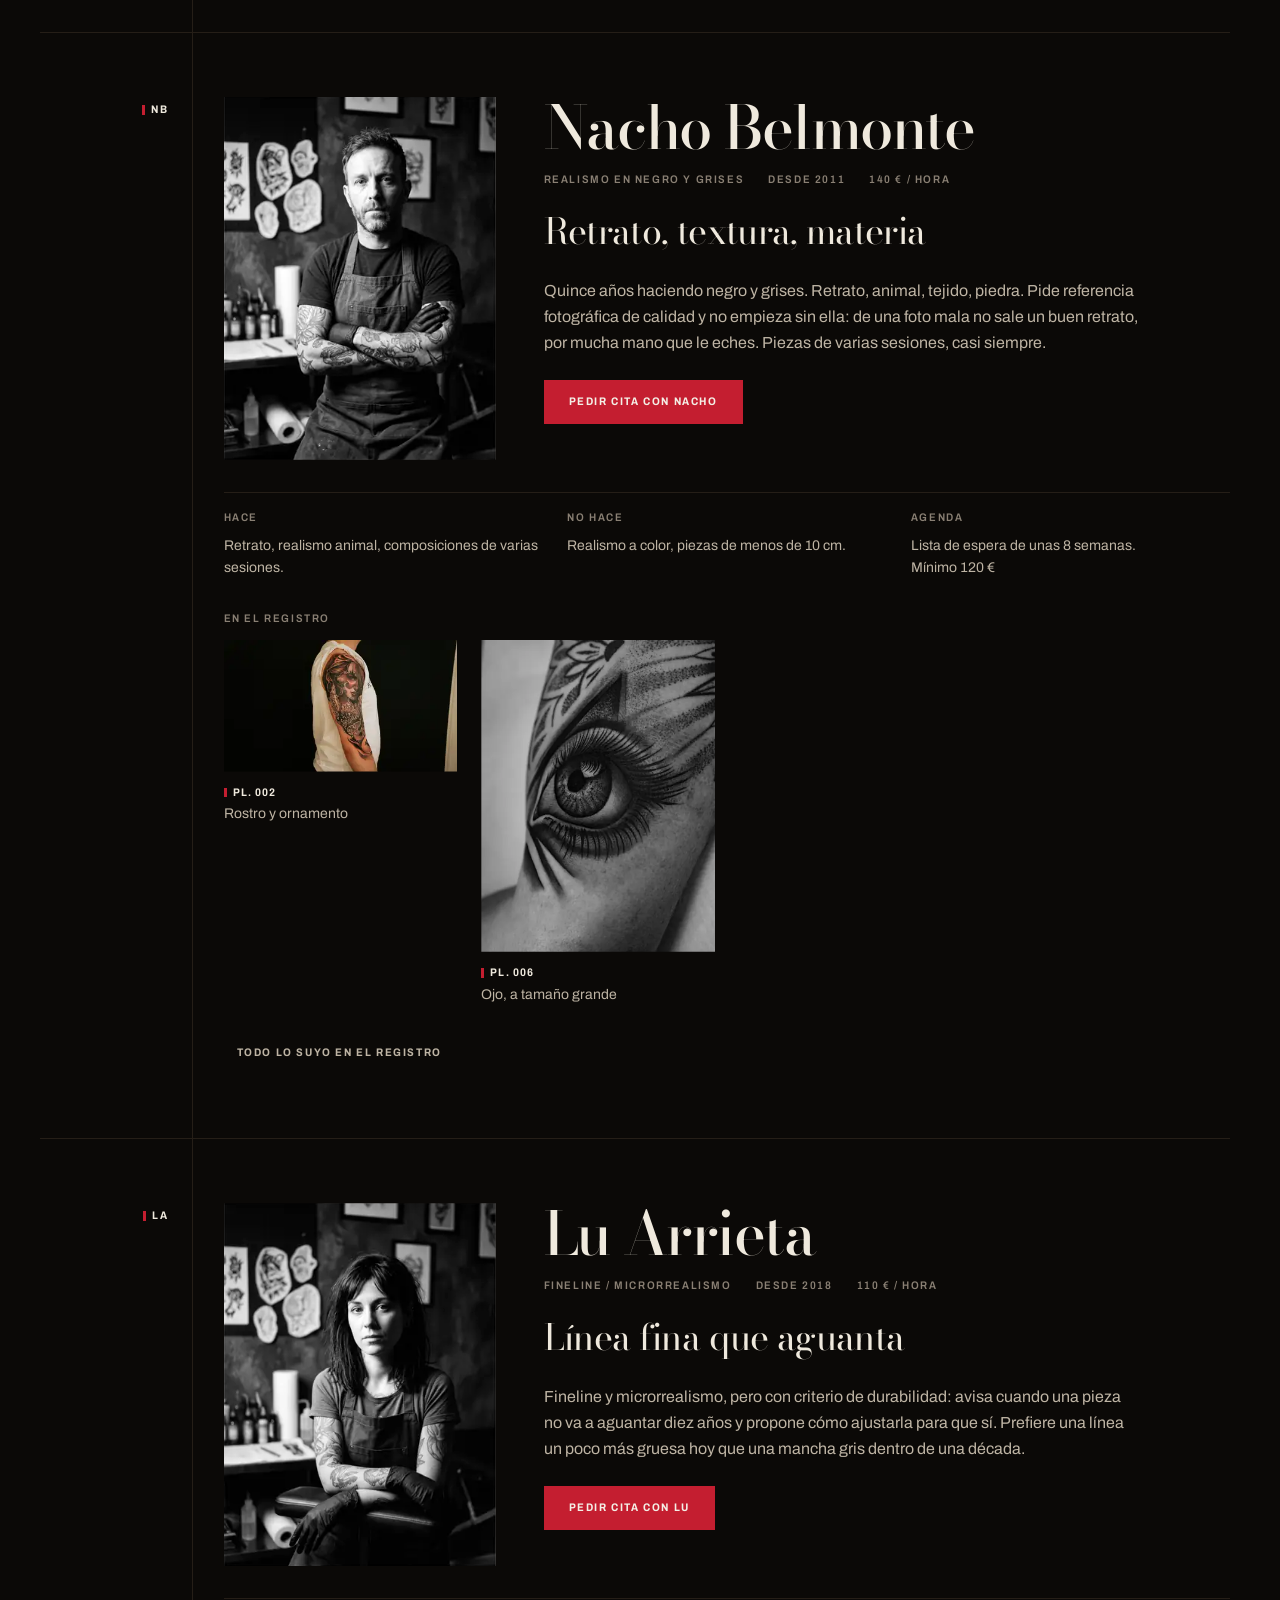
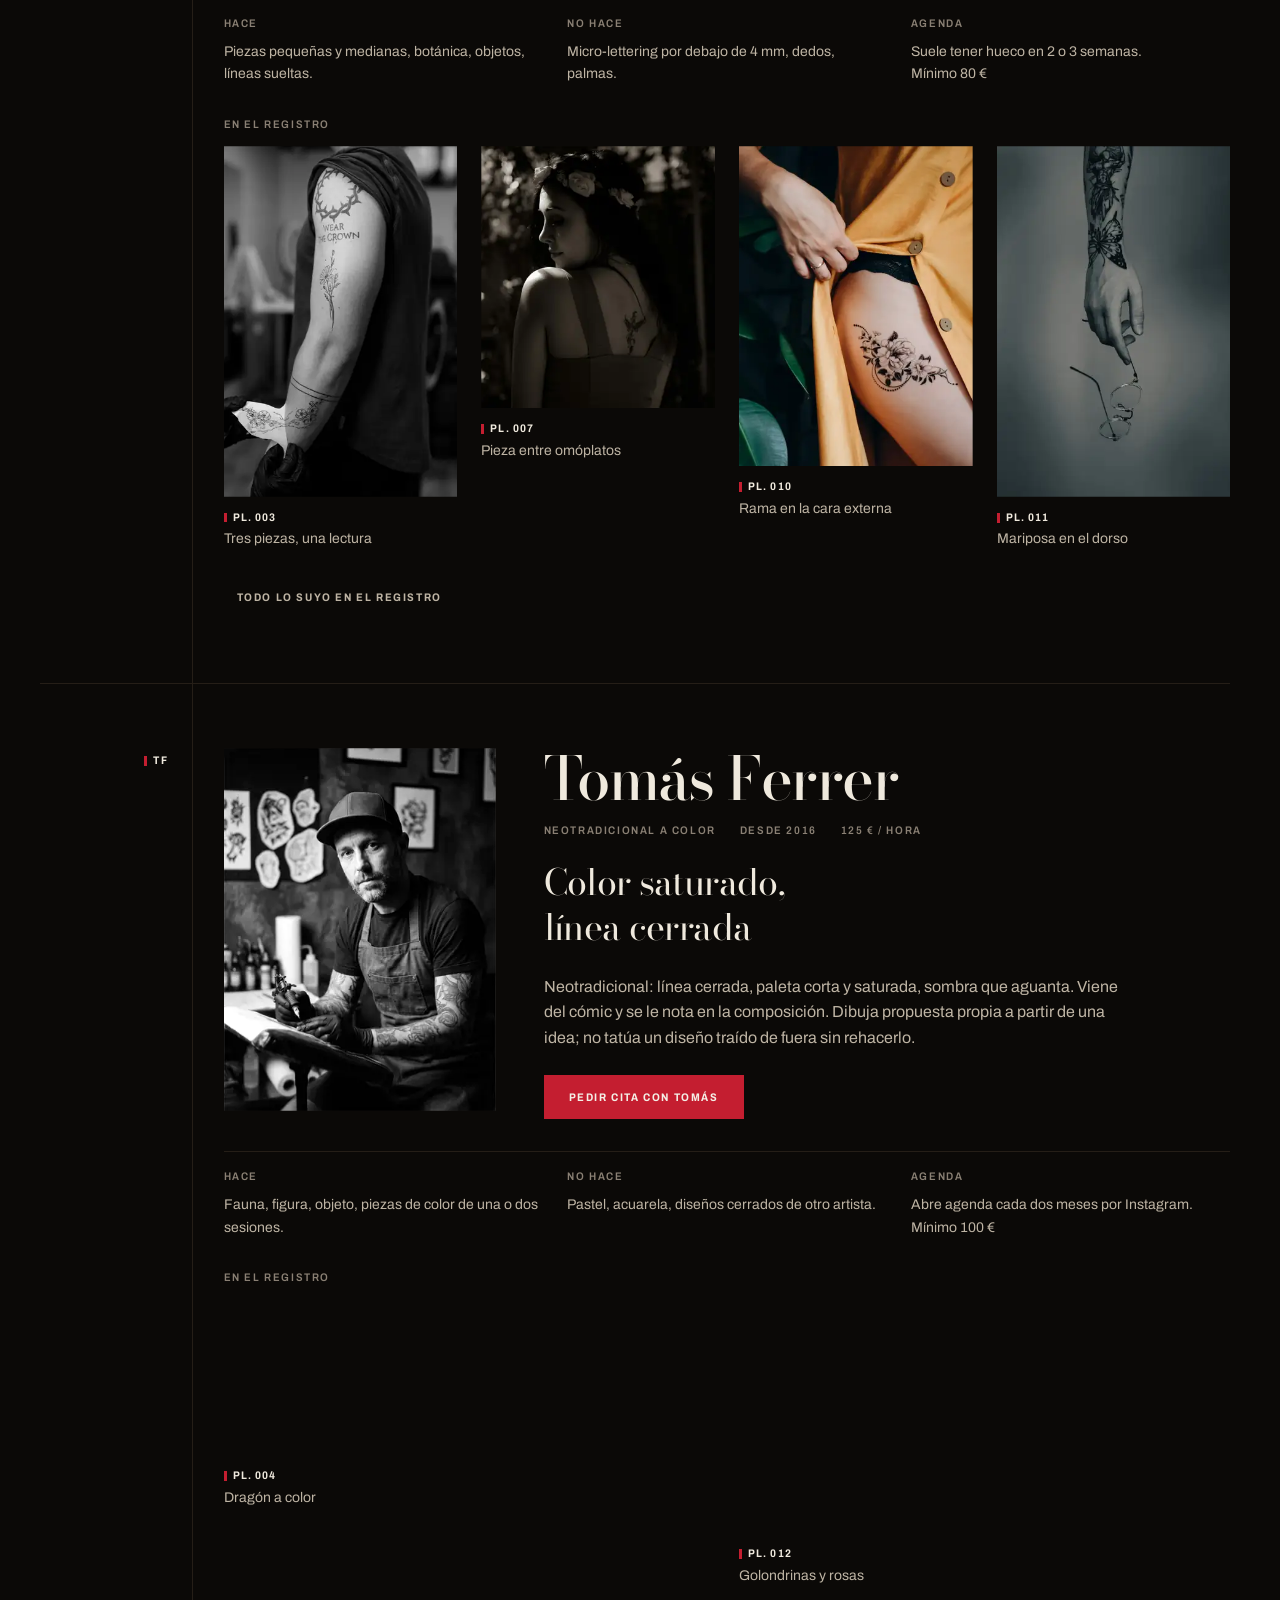
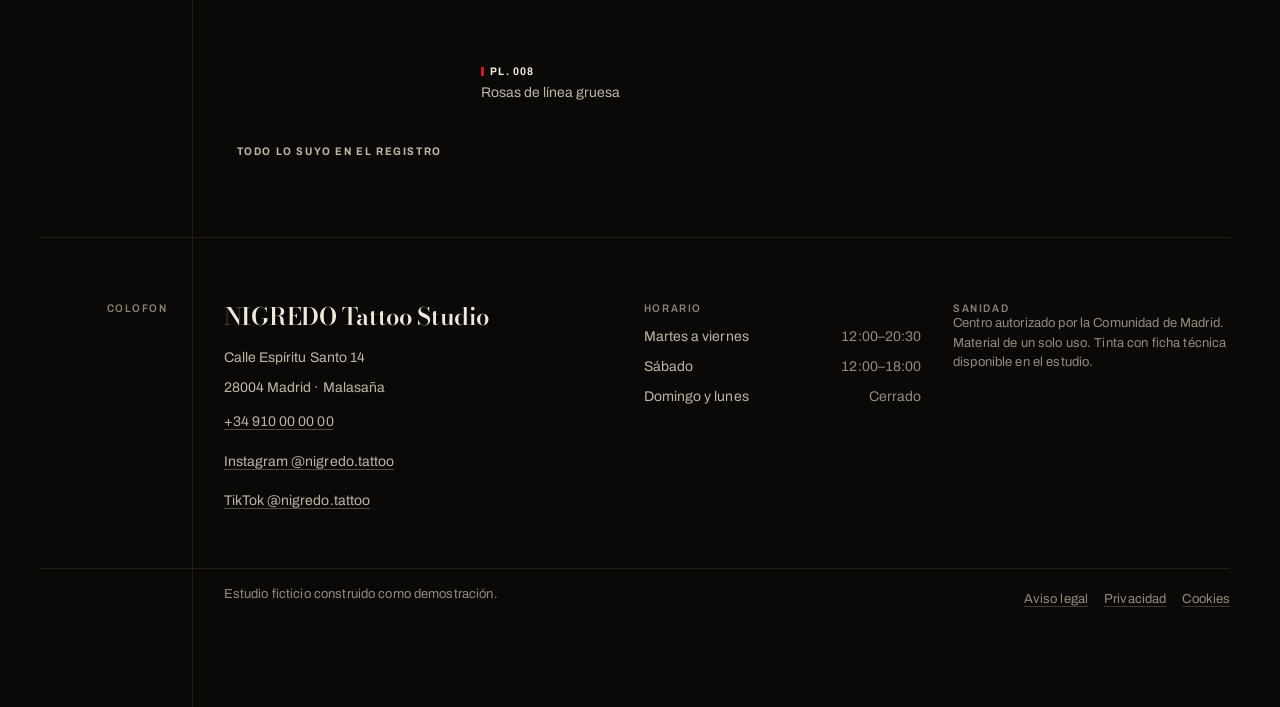
<file: artistas.html>
<!DOCTYPE html>
<!-- El texto de esta página se vuelca desde js/content.js con
     python tools/sync-contenido.py
     Edítalo allí, no aquí: al volver a volcar se sobrescribe. -->
<html lang="es" data-wasap-activo=""><head>
<meta charset="utf-8">
<meta name="viewport" content="width=device-width, initial-scale=1">
<title>Los cuatro · Artistas · NIGREDO</title>
<meta name="description" content="Los cuatro artistas de NIGREDO: blackwork y ornamental, realismo en negro y grises, fineline y neotradicional a color. Qué hace cada uno y qué no.">
<link rel="canonical" href="https://nigredo.example/artistas.html">

<meta property="og:type" content="website">
<meta property="og:locale" content="es_ES">
<meta property="og:site_name" content="NIGREDO Tattoo Studio">
<meta property="og:title" content="Los cuatro · NIGREDO">
<meta property="og:description" content="No somos intercambiables. Elegir artista es la primera decisión del tatuaje.">
<meta property="og:image" content="https://nigredo.example/assets/img/og.png">
<meta property="og:image:width" content="1200">
<meta property="og:image:height" content="630">
<meta name="twitter:card" content="summary_large_image">
<meta name="theme-color" content="#0B0907">

<link rel="icon" href="assets/img/favicon.svg" type="image/svg+xml">
<link rel="preload" href="assets/fonts/bodoni-moda-var.woff2" as="font" type="font/woff2" crossorigin="">
<link rel="stylesheet" href="css/tokens.css">
<link rel="stylesheet" href="css/base.css">
<link rel="stylesheet" href="css/type.css">
<link rel="stylesheet" href="css/layout.css">
<link rel="stylesheet" href="css/components.css">
<link rel="stylesheet" href="css/site.css">


<script src="js/content.js" defer=""></script>
<script src="js/core.js" defer=""></script>
<script src="js/artistas.js" defer=""></script>
<script type="application/ld+json">{"@context":"https://schema.org","@type":"TattooParlor","name":"NIGREDO Tattoo Studio","description":"Estudio de tatuaje en Malasaña. Cuatro artistas, cuatro lenguajes. Solo por cita.","url":"https://nigredo.example/","telephone":"+34 910 00 00 00","image":"https://nigredo.example/assets/img/hero-1200.webp","priceRange":"€€","address":{"@type":"PostalAddress","streetAddress":"Calle Espíritu Santo 14","postalCode":"28004","addressLocality":"Madrid","addressCountry":"ES"},"geo":{"@type":"GeoCoordinates","latitude":40.4257,"longitude":-3.7038},"openingHoursSpecification":[{"@type":"OpeningHoursSpecification","dayOfWeek":["Tuesday","Wednesday","Thursday","Friday"],"opens":"12:00","closes":"20:30"},{"@type":"OpeningHoursSpecification","dayOfWeek":["Saturday"],"opens":"12:00","closes":"18:00"}],"sameAs":["https://instagram.com/nigredo.tattoo","https://www.tiktok.com/@nigredo.tattoo"],"employee":[{"@type":"Person","name":"Vera Mota","jobTitle":"Blackwork / ornamental"},{"@type":"Person","name":"Nacho Belmonte","jobTitle":"Realismo en negro y grises"},{"@type":"Person","name":"Lu Arrieta","jobTitle":"Fineline / microrrealismo"},{"@type":"Person","name":"Tomás Ferrer","jobTitle":"Neotradicional a color"}]}</script></head>

<body>
<!--
  DIRECCION · NIGREDO · surface: artistas

  THESIS: Cuatro fichas de registro, no cuatro tarjetas iguales. Cada artista
  declara por escrito lo que hace y lo que NO hace: decir que no ahorra mas
  tiempo al estudio que cualquier otra cosa de esta web.

  OWN-WORLD: Tinta negra calida, papel solo bajo la obra, un unico lacre en lo
  manipulable. Filetes de 1px, cero radio, sombra solo bajo el papel. Bodoni
  Moda con opsz sobre Archivo variable.

  STORY: El visitante entiende que elegir artista es la primera decision, se
  reconoce en una mano concreta y pide cita con ella, no con el estudio.

  FIRST VIEWPORT: Titular a la derecha del eje, y la primera ficha entrando ya
  en pantalla con el retrato a la izquierda y el nombre a escala de display.

  FORM: Registro de especimenes grabado. Candidato 3 de la lista ordenada.

  FINISH: unreviewed and undocumented is unfinished; this build ends with the
  finish review, the verdict, and DESIGN.md
-->

<a class="skip" href="#main">Saltar al contenido</a>

<header class="nav" data-nav=""><a class="nav__marca" href="index.html"><span class="nav__nombre">NIGREDO</span><span class="nav__lema">Registro de obra en piel</span></a><button class="nav__abrir" type="button" aria-expanded="false" aria-controls="nav-menu"><span class="nav__abrir-txt">Menu</span><span class="nav__abrir-barras" aria-hidden="true"><i></i><i></i></span></button><div class="nav__velo" data-velo="" aria-hidden="true"></div><nav id="nav-menu" class="nav__menu" aria-label="Principal"><ul class="nav__lista" role="list"><li><a href="index.html" class="nav__link">Portada</a></li><li><a href="artistas.html" aria-current="page" class="nav__link">Artistas</a></li><li><a href="galeria.html" class="nav__link">Registro</a></li><li><a href="cuidados.html" class="nav__link">Cuidados</a></li><li><a href="reservar.html" class="nav__link nav__link--cita">Pedir cita</a></li></ul></nav></header>

<div class="page">
  <main id="main">

    <section class="band band--tight">
      <div class="reg">
        <div class="reg__margin"><p class="label">Las manos</p></div>
        <div class="reg__body">
          <h1 class="d1">Cuatro manos,<br>cuatro idiomas</h1>
          <p class="lead" style="margin-top:var(--s5)">
            No somos intercambiables. Elegir artista es la primera decisión del
            tatuaje y pesa más que la zona o el tamaño. Debajo, lo que hace cada
            uno — y lo que no hace, que ahorra más tiempo todavía.
          </p>
        </div>
      </div>
    </section>

    <div data-artistas=""><article class="ficha" id="vera-mota"><div class="reg"><div class="reg__margin"><p class="plate-no">VM</p></div><div class="reg__body"><div class="ficha__cab"><figure class="ficha__retrato" data-revelar><img src="assets/img/artista-vera-360.webp" srcset="assets/img/artista-vera-840.webp 840w, assets/img/artista-vera-560.webp 560w, assets/img/artista-vera-360.webp 360w" sizes="(min-width: 48rem) 17rem, 100vw" alt="Tatuadora con el pelo recogido y guantes negros, sentada en su puesto, sosteniendo la máquina junto al hombro y mirando a cámara sin sonreír; detrás, láminas de flash enmarcadas en la pared." width="1000" height="1344" loading="eager" decoding="sync" fetchpriority="high"></figure><div><h2 class="d2 ficha__nombre">Vera Mota</h2><div class="ficha__meta"><span class="label">Blackwork / ornamental</span><span class="label num">Desde 2014</span><span class="label num">120&nbsp;€ / hora</span></div><p class="statement" style="margin-top:var(--s5);max-width:20ch">Negro sólido y simetría</p><p class="body fg-2" style="margin-top:var(--s5)">Trabaja con negro plano y geometría: ornamental, patrón repetido, piezas que envuelven el miembro en vez de posarse encima. Dibuja sobre el cuerpo antes de tatuar, siempre. No hace letras sueltas ni reproduce diseños de otro artista.</p><p style="margin-top:var(--s5)"><a class="btn btn--stamp" href="reservar.html?artista=vera-mota">Pedir cita con Vera</a></p></div></div><dl class="ficha__datos"><div class="ficha__dato"><dt>Hace</dt><dd>Piezas grandes de una sola pieza: manga, muslo, esternón, espalda entera.</dd></div><div class="ficha__dato"><dt>No hace</dt><dd>Copias, letras sueltas, nombres.</dd></div><div class="ficha__dato"><dt>Agenda</dt><dd>Abre agenda el primer lunes de cada mes.<br><span class="num">Mínimo 90&nbsp;€</span></dd></div></dl><div class="ficha__obra"><p class="label" style="margin-bottom:var(--s4)">En el registro</p><ul class="tira" role="list"><li class="tira__item"><a class="tira__enlace" href="galeria.html#pl-001"><span class="tira__lamina" data-revelar data-revelar-orden="0"><img src="assets/img/pl-001-380.webp" srcset="assets/img/pl-001-1500.webp 1500w, assets/img/pl-001-900.webp 900w, assets/img/pl-001-720.webp 720w, assets/img/pl-001-600.webp 600w, assets/img/pl-001-380.webp 380w" sizes="(min-width: 60rem) 22vw, (min-width: 40rem) 44vw, 78vw" alt="Persona inclinada hacia delante quitándose una sudadera, con la espalda cubierta por un trazado ornamental negro de bandas simétricas." width="1000" height="714" loading="lazy" decoding="async"></span><span class="tira__pie"><span class="plate-no">PL.&nbsp;001</span><span class="tira__titulo">Dorsal cerrado</span></span></a></li><li class="tira__item"><a class="tira__enlace" href="galeria.html#pl-005"><span class="tira__lamina" data-revelar data-revelar-orden="1"><img src="assets/img/pl-005-380.webp" srcset="assets/img/pl-005-1500.webp 1500w, assets/img/pl-005-900.webp 900w, assets/img/pl-005-720.webp 720w, assets/img/pl-005-600.webp 600w, assets/img/pl-005-380.webp 380w" sizes="(min-width: 60rem) 22vw, (min-width: 40rem) 44vw, 78vw" alt="Brazo extendido en horizontal contra una pared blanca, cubierto de punta a punta por una manga densa de negro con el ornamento cerrando en la muñeca." width="1000" height="667" loading="lazy" decoding="async"></span><span class="tira__pie"><span class="plate-no">PL.&nbsp;005</span><span class="tira__titulo">Manga de punta a punta</span></span></a></li><li class="tira__item"><a class="tira__enlace" href="galeria.html#pl-009"><span class="tira__lamina" data-revelar data-revelar-orden="2"><img src="assets/img/pl-009-380.webp" srcset="assets/img/pl-009-1500.webp 1500w, assets/img/pl-009-900.webp 900w, assets/img/pl-009-720.webp 720w, assets/img/pl-009-600.webp 600w, assets/img/pl-009-380.webp 380w" sizes="(min-width: 60rem) 22vw, (min-width: 40rem) 44vw, 78vw" alt="Parte alta de una espalda con una escena de árbol y bandada de pájaros en negro, las siluetas de las aves subiendo hacia el hombro." width="1000" height="1500" loading="lazy" decoding="async"></span><span class="tira__pie"><span class="plate-no">PL.&nbsp;009</span><span class="tira__titulo">Bandada</span></span></a></li></ul><p style="margin-top:var(--s5)"><a class="btn btn--quiet" href="galeria.html?artista=vera-mota">Todo lo suyo en el registro</a></p></div></div></div></article><article class="ficha" id="nacho-belmonte"><div class="reg"><div class="reg__margin"><p class="plate-no">NB</p></div><div class="reg__body"><div class="ficha__cab"><figure class="ficha__retrato" data-revelar><img src="assets/img/artista-nacho-360.webp" srcset="assets/img/artista-nacho-840.webp 840w, assets/img/artista-nacho-560.webp 560w, assets/img/artista-nacho-360.webp 360w" sizes="(min-width: 48rem) 17rem, 100vw" alt="Tatuador de barba corta y delantal de trabajo, de pie con los brazos cruzados y ambos antebrazos tatuados, mirando a cámara; al fondo la mesa con los tinteros y la pared de flash." width="1000" height="1345" loading="lazy" decoding="async"></figure><div><h2 class="d2 ficha__nombre">Nacho Belmonte</h2><div class="ficha__meta"><span class="label">Realismo en negro y grises</span><span class="label num">Desde 2011</span><span class="label num">140&nbsp;€ / hora</span></div><p class="statement" style="margin-top:var(--s5);max-width:20ch">Retrato, textura, materia</p><p class="body fg-2" style="margin-top:var(--s5)">Quince años haciendo negro y grises. Retrato, animal, tejido, piedra. Pide referencia fotográfica de calidad y no empieza sin ella: de una foto mala no sale un buen retrato, por mucha mano que le eches. Piezas de varias sesiones, casi siempre.</p><p style="margin-top:var(--s5)"><a class="btn btn--stamp" href="reservar.html?artista=nacho-belmonte">Pedir cita con Nacho</a></p></div></div><dl class="ficha__datos"><div class="ficha__dato"><dt>Hace</dt><dd>Retrato, realismo animal, composiciones de varias sesiones.</dd></div><div class="ficha__dato"><dt>No hace</dt><dd>Realismo a color, piezas de menos de 10 cm.</dd></div><div class="ficha__dato"><dt>Agenda</dt><dd>Lista de espera de unas 8 semanas.<br><span class="num">Mínimo 120&nbsp;€</span></dd></div></dl><div class="ficha__obra"><p class="label" style="margin-bottom:var(--s4)">En el registro</p><ul class="tira" role="list"><li class="tira__item"><a class="tira__enlace" href="galeria.html#pl-002"><span class="tira__lamina" data-revelar data-revelar-orden="0"><img src="assets/img/pl-002-380.webp" srcset="assets/img/pl-002-1500.webp 1500w, assets/img/pl-002-900.webp 900w, assets/img/pl-002-720.webp 720w, assets/img/pl-002-600.webp 600w, assets/img/pl-002-380.webp 380w" sizes="(min-width: 60rem) 22vw, (min-width: 40rem) 44vw, 78vw" alt="Manga de realismo en el brazo con un rostro femenino de mirada baja rodeado de ornamento, resuelto en negro y grises con transiciones muy suaves." width="1000" height="562" loading="lazy" decoding="async"></span><span class="tira__pie"><span class="plate-no">PL.&nbsp;002</span><span class="tira__titulo">Rostro y ornamento</span></span></a></li><li class="tira__item"><a class="tira__enlace" href="galeria.html#pl-006"><span class="tira__lamina" data-revelar data-revelar-orden="1"><img src="assets/img/pl-006-380.webp" srcset="assets/img/pl-006-1500.webp 1500w, assets/img/pl-006-900.webp 900w, assets/img/pl-006-720.webp 720w, assets/img/pl-006-600.webp 600w, assets/img/pl-006-380.webp 380w" sizes="(min-width: 60rem) 22vw, (min-width: 40rem) 44vw, 78vw" alt="Ojo tatuado en realismo de negro y grises a gran escala, con las pestañas trazadas una a una y el iris resuelto en degradado de puntillismo." width="1000" height="1333" loading="lazy" decoding="async"></span><span class="tira__pie"><span class="plate-no">PL.&nbsp;006</span><span class="tira__titulo">Ojo, a tamaño grande</span></span></a></li></ul><p style="margin-top:var(--s5)"><a class="btn btn--quiet" href="galeria.html?artista=nacho-belmonte">Todo lo suyo en el registro</a></p></div></div></div></article><article class="ficha" id="lu-arrieta"><div class="reg"><div class="reg__margin"><p class="plate-no">LA</p></div><div class="reg__body"><div class="ficha__cab"><figure class="ficha__retrato" data-revelar><img src="assets/img/artista-lu-360.webp" srcset="assets/img/artista-lu-840.webp 840w, assets/img/artista-lu-560.webp 560w, assets/img/artista-lu-360.webp 360w" sizes="(min-width: 48rem) 17rem, 100vw" alt="Tatuadora joven sentada de lado sobre la camilla con los brazos cruzados sobre el respaldo, guantes negros y piezas de línea fina en los antebrazos, mirando a cámara; detrás, la pared de flash y la mesa de trabajo." width="1000" height="1345" loading="lazy" decoding="async"></figure><div><h2 class="d2 ficha__nombre">Lu Arrieta</h2><div class="ficha__meta"><span class="label">Fineline / microrrealismo</span><span class="label num">Desde 2018</span><span class="label num">110&nbsp;€ / hora</span></div><p class="statement" style="margin-top:var(--s5);max-width:20ch">Línea fina que aguanta</p><p class="body fg-2" style="margin-top:var(--s5)">Fineline y microrrealismo, pero con criterio de durabilidad: avisa cuando una pieza no va a aguantar diez años y propone cómo ajustarla para que sí. Prefiere una línea un poco más gruesa hoy que una mancha gris dentro de una década.</p><p style="margin-top:var(--s5)"><a class="btn btn--stamp" href="reservar.html?artista=lu-arrieta">Pedir cita con Lu</a></p></div></div><dl class="ficha__datos"><div class="ficha__dato"><dt>Hace</dt><dd>Piezas pequeñas y medianas, botánica, objetos, líneas sueltas.</dd></div><div class="ficha__dato"><dt>No hace</dt><dd>Micro-lettering por debajo de 4 mm, dedos, palmas.</dd></div><div class="ficha__dato"><dt>Agenda</dt><dd>Suele tener hueco en 2 o 3 semanas.<br><span class="num">Mínimo 80&nbsp;€</span></dd></div></dl><div class="ficha__obra"><p class="label" style="margin-bottom:var(--s4)">En el registro</p><ul class="tira" role="list"><li class="tira__item"><a class="tira__enlace" href="galeria.html#pl-003"><span class="tira__lamina" data-revelar data-revelar-orden="0"><img src="assets/img/pl-003-380.webp" srcset="assets/img/pl-003-1500.webp 1500w, assets/img/pl-003-900.webp 900w, assets/img/pl-003-720.webp 720w, assets/img/pl-003-600.webp 600w, assets/img/pl-003-380.webp 380w" sizes="(min-width: 60rem) 22vw, (min-width: 40rem) 44vw, 78vw" alt="Brazo con varias piezas de línea fina: una flor de tallo largo, una corona pequeña sobre el hombro y una banda floral rodeando el bíceps." width="1000" height="1499" loading="lazy" decoding="async"></span><span class="tira__pie"><span class="plate-no">PL.&nbsp;003</span><span class="tira__titulo">Tres piezas, una lectura</span></span></a></li><li class="tira__item"><a class="tira__enlace" href="galeria.html#pl-007"><span class="tira__lamina" data-revelar data-revelar-orden="1"><img src="assets/img/pl-007-380.webp" srcset="assets/img/pl-007-1500.webp 1500w, assets/img/pl-007-900.webp 900w, assets/img/pl-007-720.webp 720w, assets/img/pl-007-600.webp 600w, assets/img/pl-007-380.webp 380w" sizes="(min-width: 60rem) 22vw, (min-width: 40rem) 44vw, 78vw" alt="Espalda de una mujer en penumbra, con una pieza pequeña de línea fina entre los omóplatos y flores secas prendidas en el pelo." width="1000" height="1121" loading="lazy" decoding="async"></span><span class="tira__pie"><span class="plate-no">PL.&nbsp;007</span><span class="tira__titulo">Pieza entre omóplatos</span></span></a></li><li class="tira__item"><a class="tira__enlace" href="galeria.html#pl-010"><span class="tira__lamina" data-revelar data-revelar-orden="2"><img src="assets/img/pl-010-380.webp" srcset="assets/img/pl-010-1500.webp 1500w, assets/img/pl-010-900.webp 900w, assets/img/pl-010-720.webp 720w, assets/img/pl-010-600.webp 600w, assets/img/pl-010-380.webp 380w" sizes="(min-width: 60rem) 22vw, (min-width: 40rem) 44vw, 78vw" alt="Rama floral de línea fina tatuada en la cara externa del muslo, con una camisa amarilla apartada con la mano para dejarla a la vista." width="1000" height="1369" loading="lazy" decoding="async"></span><span class="tira__pie"><span class="plate-no">PL.&nbsp;010</span><span class="tira__titulo">Rama en la cara externa</span></span></a></li><li class="tira__item"><a class="tira__enlace" href="galeria.html#pl-011"><span class="tira__lamina" data-revelar data-revelar-orden="3"><img src="assets/img/pl-011-380.webp" srcset="assets/img/pl-011-1500.webp 1500w, assets/img/pl-011-900.webp 900w, assets/img/pl-011-720.webp 720w, assets/img/pl-011-600.webp 600w, assets/img/pl-011-380.webp 380w" sizes="(min-width: 60rem) 22vw, (min-width: 40rem) 44vw, 78vw" alt="Mano sosteniendo unas gafas por la patilla, con una mariposa de línea fina tatuada en el dorso, sobre fondo gris liso." width="1000" height="1500" loading="lazy" decoding="async"></span><span class="tira__pie"><span class="plate-no">PL.&nbsp;011</span><span class="tira__titulo">Mariposa en el dorso</span></span></a></li></ul><p style="margin-top:var(--s5)"><a class="btn btn--quiet" href="galeria.html?artista=lu-arrieta">Todo lo suyo en el registro</a></p></div></div></div></article><article class="ficha" id="tomas-ferrer"><div class="reg"><div class="reg__margin"><p class="plate-no">TF</p></div><div class="reg__body"><div class="ficha__cab"><figure class="ficha__retrato" data-revelar><img src="assets/img/artista-tomas-360.webp" srcset="assets/img/artista-tomas-840.webp 840w, assets/img/artista-tomas-560.webp 560w, assets/img/artista-tomas-360.webp 360w" sizes="(min-width: 48rem) 17rem, 100vw" alt="Tatuador con gorra plana y delantal, sentado ante su cuaderno de dibujo con la máquina en la mano derecha, levantando la vista hacia la cámara." width="1000" height="1354" loading="lazy" decoding="async"></figure><div><h2 class="d2 ficha__nombre">Tomás Ferrer</h2><div class="ficha__meta"><span class="label">Neotradicional a color</span><span class="label num">Desde 2016</span><span class="label num">125&nbsp;€ / hora</span></div><p class="statement" style="margin-top:var(--s5);max-width:20ch">Color saturado, línea cerrada</p><p class="body fg-2" style="margin-top:var(--s5)">Neotradicional: línea cerrada, paleta corta y saturada, sombra que aguanta. Viene del cómic y se le nota en la composición. Dibuja propuesta propia a partir de una idea; no tatúa un diseño traído de fuera sin rehacerlo.</p><p style="margin-top:var(--s5)"><a class="btn btn--stamp" href="reservar.html?artista=tomas-ferrer">Pedir cita con Tomás</a></p></div></div><dl class="ficha__datos"><div class="ficha__dato"><dt>Hace</dt><dd>Fauna, figura, objeto, piezas de color de una o dos sesiones.</dd></div><div class="ficha__dato"><dt>No hace</dt><dd>Pastel, acuarela, diseños cerrados de otro artista.</dd></div><div class="ficha__dato"><dt>Agenda</dt><dd>Abre agenda cada dos meses por Instagram.<br><span class="num">Mínimo 100&nbsp;€</span></dd></div></dl><div class="ficha__obra"><p class="label" style="margin-bottom:var(--s4)">En el registro</p><ul class="tira" role="list"><li class="tira__item"><a class="tira__enlace" href="galeria.html#pl-004"><span class="tira__lamina" data-revelar data-revelar-orden="0"><img src="assets/img/pl-004-380.webp" srcset="assets/img/pl-004-1500.webp 1500w, assets/img/pl-004-900.webp 900w, assets/img/pl-004-720.webp 720w, assets/img/pl-004-600.webp 600w, assets/img/pl-004-380.webp 380w" sizes="(min-width: 60rem) 22vw, (min-width: 40rem) 44vw, 78vw" alt="Manga oriental a color cubriendo el brazo entero, con un dragón de escamas rojas y naranjas de contorno cerrado sobre fondo de nubes en gris." width="1000" height="667" loading="lazy" decoding="async"></span><span class="tira__pie"><span class="plate-no">PL.&nbsp;004</span><span class="tira__titulo">Dragón a color</span></span></a></li><li class="tira__item"><a class="tira__enlace" href="galeria.html#pl-008"><span class="tira__lamina" data-revelar data-revelar-orden="1"><img src="assets/img/pl-008-380.webp" srcset="assets/img/pl-008-1500.webp 1500w, assets/img/pl-008-900.webp 900w, assets/img/pl-008-720.webp 720w, assets/img/pl-008-600.webp 600w, assets/img/pl-008-380.webp 380w" sizes="(min-width: 60rem) 22vw, (min-width: 40rem) 44vw, 78vw" alt="Brazo con piezas tradicionales a color, rosas rojas y hojas verdes de línea gruesa, sobre un fondo turquesa desenfocado." width="1000" height="1503" loading="lazy" decoding="async"></span><span class="tira__pie"><span class="plate-no">PL.&nbsp;008</span><span class="tira__titulo">Rosas de línea gruesa</span></span></a></li><li class="tira__item"><a class="tira__enlace" href="galeria.html#pl-012"><span class="tira__lamina" data-revelar data-revelar-orden="2"><img src="assets/img/pl-012-380.webp" srcset="assets/img/pl-012-1500.webp 1500w, assets/img/pl-012-900.webp 900w, assets/img/pl-012-720.webp 720w, assets/img/pl-012-600.webp 600w, assets/img/pl-012-380.webp 380w" sizes="(min-width: 60rem) 22vw, (min-width: 40rem) 44vw, 78vw" alt="Brazos y manos cruzados cubiertos de piezas tradicionales a color: golondrinas, rosas y hojas de contorno negro grueso sobre piel morena." width="1000" height="1000" loading="lazy" decoding="async"></span><span class="tira__pie"><span class="plate-no">PL.&nbsp;012</span><span class="tira__titulo">Golondrinas y rosas</span></span></a></li></ul><p style="margin-top:var(--s5)"><a class="btn btn--quiet" href="galeria.html?artista=tomas-ferrer">Todo lo suyo en el registro</a></p></div></div></div></article></div>

  </main>

  <footer class="pie" data-pie=""><div class="reg"><div class="reg__margin"><p class="label">Colofon</p></div><div class="reg__body pie__cuerpo"><div class="pie__bloque"><h2 class="d4">NIGREDO Tattoo Studio</h2><address class="pie__dir sm fg-2">Calle Espíritu Santo 14<br>28004 Madrid · Malasaña<br><a href="tel:+34910000000" class="num">+34 910 00 00 00</a><br><a href="https://instagram.com/nigredo.tattoo" rel="noopener">Instagram @nigredo.tattoo</a><br><a href="https://www.tiktok.com/@nigredo.tattoo" rel="noopener">TikTok @nigredo.tattoo</a></address></div><div class="pie__bloque"><p class="label">Horario</p><dl class="pie__horas sm"><div class="pie__hora"><dt>Martes a viernes</dt><dd class="num">12:00–20:30</dd></div><div class="pie__hora"><dt>Sábado</dt><dd class="num">12:00–18:00</dd></div><div class="pie__hora"><dt>Domingo y lunes</dt><dd class="num">Cerrado</dd></div></dl></div><div class="pie__bloque"><p class="label">Sanidad</p><p class="xs fg-3">Centro autorizado por la Comunidad de Madrid. Material de un solo uso. Tinta con ficha técnica disponible en el estudio.</p></div></div></div><div class="reg pie__base"><div class="reg__margin"></div><div class="reg__body pie__legal"><p class="xs fg-3">Estudio ficticio construido como demostración.</p><ul class="pie__legales xs" role="list"><li><a href="#">Aviso legal</a></li><li><a href="#">Privacidad</a></li><li><a href="#">Cookies</a></li></ul></div></div></footer>
</div>







<a class="wasap" data-wasap="" href="https://wa.me/34600000000?text=Hola%2C%20os%20escribo%20desde%20la%20web.%20Tengo%20una%20duda%20sobre%20un%20tatuaje." target="_blank" rel="noopener" aria-label="WhatsApp: Escríbenos por WhatsApp (se abre en una pestaña nueva)"><svg class="wasap__marca" viewBox="0 0 24 24" fill="none" aria-hidden="true"><path d="M3 21V4h18v13H7.5L3 21Z" stroke="currentColor" stroke-width="1.6" stroke-linejoin="round"></path><path d="M9 8.2c0 3.1 2.7 5.8 5.8 5.8l1-1.6-2-1.1-.9.9a5.6 5.6 0 0 1-2.1-2.1l.9-.9-1.1-2L9 8.2Z" fill="currentColor"></path></svg><span class="wasap__texto">WhatsApp</span></a></body></html>
</file>
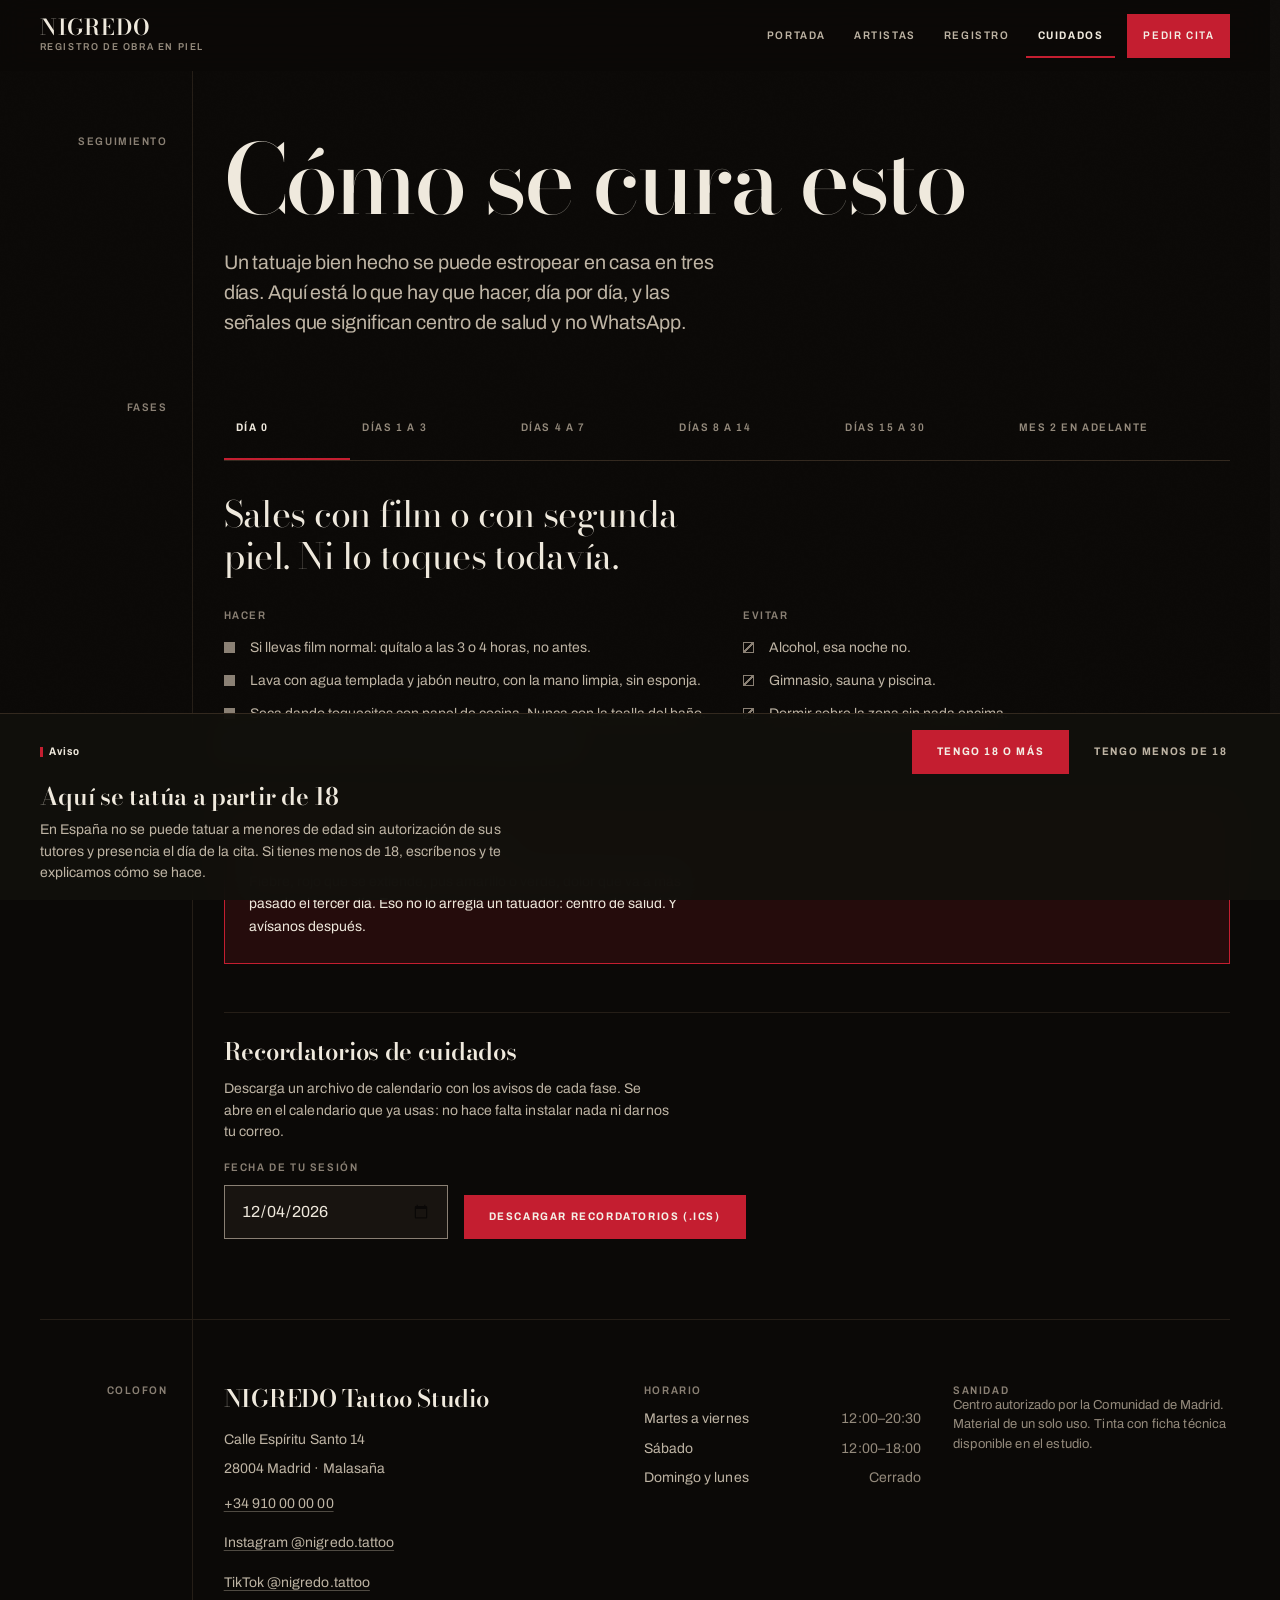
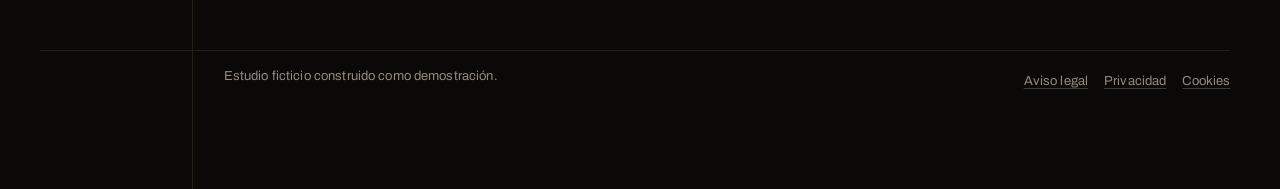
<file: cuidados.html>
<!DOCTYPE html>
<!-- El texto de esta página se vuelca desde js/content.js con
     python tools/sync-contenido.py
     Edítalo allí, no aquí: al volver a volcar se sobrescribe. -->
<html lang="es" data-wasap-activo=""><head>
<meta charset="utf-8">
<meta name="viewport" content="width=device-width, initial-scale=1">
<title>Cómo se cura esto · Cuidados · NIGREDO</title>
<meta name="description" content="Guía de cuidados día a día de un tatuaje recién hecho: qué hacer, qué evitar y cuándo preocuparse. Con recordatorios descargables para tu calendario.">
<link rel="canonical" href="https://nigredo.example/cuidados.html">

<meta property="og:type" content="website">
<meta property="og:locale" content="es_ES">
<meta property="og:site_name" content="NIGREDO Tattoo Studio">
<meta property="og:title" content="Cómo se cura esto · NIGREDO">
<meta property="og:description" content="Un tatuaje bien hecho se puede estropear en casa en tres días. Esto es lo que hay que hacer, día por día.">
<meta property="og:image" content="https://nigredo.example/assets/img/og.png">
<meta property="og:image:width" content="1200">
<meta property="og:image:height" content="630">
<meta name="twitter:card" content="summary_large_image">
<meta name="theme-color" content="#0B0907">

<link rel="icon" href="assets/img/favicon.svg" type="image/svg+xml">
<link rel="preload" href="assets/fonts/bodoni-moda-var.woff2" as="font" type="font/woff2" crossorigin="">
<link rel="stylesheet" href="css/tokens.css">
<link rel="stylesheet" href="css/base.css">
<link rel="stylesheet" href="css/type.css">
<link rel="stylesheet" href="css/layout.css">
<link rel="stylesheet" href="css/components.css">
<link rel="stylesheet" href="css/site.css">
<link rel="stylesheet" href="css/herramientas.css">


<script src="js/content.js" defer=""></script>
<script src="js/core.js" defer=""></script>
<script src="js/cuidados.js" defer=""></script>
<script type="application/ld+json">{"@context":"https://schema.org","@type":"TattooParlor","name":"NIGREDO Tattoo Studio","description":"Estudio de tatuaje en Malasaña. Cuatro artistas, cuatro lenguajes. Solo por cita.","url":"https://nigredo.example/","telephone":"+34 910 00 00 00","image":"https://nigredo.example/assets/img/hero-1200.webp","priceRange":"€€","address":{"@type":"PostalAddress","streetAddress":"Calle Espíritu Santo 14","postalCode":"28004","addressLocality":"Madrid","addressCountry":"ES"},"geo":{"@type":"GeoCoordinates","latitude":40.4257,"longitude":-3.7038},"openingHoursSpecification":[{"@type":"OpeningHoursSpecification","dayOfWeek":["Tuesday","Wednesday","Thursday","Friday"],"opens":"12:00","closes":"20:30"},{"@type":"OpeningHoursSpecification","dayOfWeek":["Saturday"],"opens":"12:00","closes":"18:00"}],"sameAs":["https://instagram.com/nigredo.tattoo","https://www.tiktok.com/@nigredo.tattoo"],"employee":[{"@type":"Person","name":"Vera Mota","jobTitle":"Blackwork / ornamental"},{"@type":"Person","name":"Nacho Belmonte","jobTitle":"Realismo en negro y grises"},{"@type":"Person","name":"Lu Arrieta","jobTitle":"Fineline / microrrealismo"},{"@type":"Person","name":"Tomás Ferrer","jobTitle":"Neotradicional a color"}]}</script></head>

<body>
<!--
  DIRECCION · NIGREDO · surface: cuidados

  THESIS: Una hoja de seguimiento, no un articulo de blog. El tiempo se mide
  con la misma escala graduada que el resto del sistema, y los avisos se van
  al calendario del cliente en un .ics para que el estudio deje de repetirlos.

  OWN-WORLD: Tinta negra calida, papel solo bajo el dato, un unico lacre en lo
  manipulable y en la senal de alarma. Hacer, evitar y alarma se distinguen por
  la marca, no por el color. Bodoni Moda con opsz sobre Archivo variable.

  STORY: El cliente entiende que la cicatrizacion depende de el, sabe que toca
  cada dia, y se lleva los avisos puestos sin dar su correo a nadie.

  FIRST VIEWPORT: Titular a la derecha del eje y la escala de fases entrando ya
  en pantalla, con el dia 0 abierto debajo.

  FORM: Registro de especimenes grabado. Candidato 3 de la lista ordenada.

  FINISH: unreviewed and undocumented is unfinished; this build ends with the
  finish review, the verdict, and DESIGN.md
-->

<a class="skip" href="#main">Saltar al contenido</a>

<header class="nav" data-nav=""><a class="nav__marca" href="index.html"><span class="nav__nombre">NIGREDO</span><span class="nav__lema">Registro de obra en piel</span></a><button class="nav__abrir" type="button" aria-expanded="false" aria-controls="nav-menu"><span class="nav__abrir-txt">Menu</span><span class="nav__abrir-barras" aria-hidden="true"><i></i><i></i></span></button><div class="nav__velo" data-velo="" aria-hidden="true"></div><nav id="nav-menu" class="nav__menu" aria-label="Principal"><ul class="nav__lista" role="list"><li><a href="index.html" class="nav__link">Portada</a></li><li><a href="artistas.html" class="nav__link">Artistas</a></li><li><a href="galeria.html" class="nav__link">Registro</a></li><li><a href="cuidados.html" aria-current="page" class="nav__link">Cuidados</a></li><li><a href="reservar.html" class="nav__link nav__link--cita">Pedir cita</a></li></ul></nav></header>

<div class="page">
  <main id="main">

    <section class="band band--tight">
      <div class="reg">
        <div class="reg__margin"><p class="label">Seguimiento</p></div>
        <div class="reg__body">
          <h1 class="d1">Cómo se cura esto</h1>
          <p class="lead" style="margin-top:var(--s5)">
            Un tatuaje bien hecho se puede estropear en casa en tres días. Aquí
            está lo que hay que hacer, día por día, y las señales que significan
            centro de salud y no WhatsApp.
          </p>
        </div>
      </div>
    </section>

    <section class="band band--tight" aria-labelledby="t-linea">
      <div class="reg">
        <div class="reg__margin"><p class="label">Fases</p></div>
        <div class="reg__body">
          <h2 class="visually-hidden" id="t-linea">Fases de la cicatrización</h2>
          <div class="linea">
            <div class="linea__pista rsv-pista" role="tablist" aria-label="Fases de la cicatrización" data-linea=""><button class="linea__hito" role="tab" type="button" id="hito-dia-0" aria-controls="fase-dia-0" aria-selected="true" tabindex="0">Día 0</button><button class="linea__hito" role="tab" type="button" id="hito-dia-1-3" aria-controls="fase-dia-1-3" aria-selected="false" tabindex="-1">Días 1 a 3</button><button class="linea__hito" role="tab" type="button" id="hito-dia-4-7" aria-controls="fase-dia-4-7" aria-selected="false" tabindex="-1">Días 4 a 7</button><button class="linea__hito" role="tab" type="button" id="hito-dia-8-14" aria-controls="fase-dia-8-14" aria-selected="false" tabindex="-1">Días 8 a 14</button><button class="linea__hito" role="tab" type="button" id="hito-dia-15-30" aria-controls="fase-dia-15-30" aria-selected="false" tabindex="-1">Días 15 a 30</button><button class="linea__hito" role="tab" type="button" id="hito-mes-2" aria-controls="fase-mes-2" aria-selected="false" tabindex="-1">Mes 2 en adelante</button></div>
            <div data-fases=""><section class="fase" role="tabpanel" id="fase-dia-0" aria-labelledby="hito-dia-0" tabindex="0"><h3 class="visually-hidden">Día 0 · El día de la sesión</h3><p class="fase__resumen">Sales con film o con segunda piel. Ni lo toques todavía.</p><div class="fase__cols"><div><p class="label">Hacer</p><ul class="lista lista--hacer" role="list"><li><span>Si llevas film normal: quítalo a las 3 o 4 horas, no antes.</span></li><li><span>Lava con agua templada y jabón neutro, con la mano limpia, sin esponja.</span></li><li><span>Seca dando toquecitos con papel de cocina. Nunca con la toalla del baño.</span></li><li><span>Capa muy fina de crema. Si brilla, has puesto de más.</span></li></ul></div><div><p class="label">Evitar</p><ul class="lista lista--evitar" role="list"><li><span>Alcohol, esa noche no.</span></li><li><span>Gimnasio, sauna y piscina.</span></li><li><span>Dormir sobre la zona sin nada encima.</span></li></ul></div></div></section><section class="fase" role="tabpanel" id="fase-dia-1-3" aria-labelledby="hito-dia-1-3" tabindex="0" hidden=""><h3 class="visually-hidden">Días 1 a 3 · Supura y escuece</h3><p class="fase__resumen">Suelta plasma y tinta. Es normal y es asqueroso.</p><div class="fase__cols"><div><p class="label">Hacer</p><ul class="lista lista--hacer" role="list"><li><span>Lavar 2 o 3 veces al día, siempre con las manos limpias.</span></li><li><span>Crema en capa fina después de cada lavado.</span></li><li><span>Ropa holgada y de algodón sobre la zona.</span></li></ul></div><div><p class="label">Evitar</p><ul class="lista lista--evitar" role="list"><li><span>Rascarse, aunque pique.</span></li><li><span>Baño de inmersión, piscina, mar.</span></li><li><span>Sol directo sobre la zona.</span></li><li><span>Cremas con perfume o vaselina espesa.</span></li></ul></div><div><p class="label">Señal de alarma</p><ul class="lista lista--alarma" role="list"><li><span>Rojo que se extiende más de 2 cm alrededor del tatuaje.</span></li><li><span>Fiebre.</span></li></ul></div></div></section><section class="fase" role="tabpanel" id="fase-dia-4-7" aria-labelledby="hito-dia-4-7" tabindex="0" hidden=""><h3 class="visually-hidden">Días 4 a 7 · Empieza la costra</h3><p class="fase__resumen">Se seca y tira. Aquí es donde la gente lo estropea.</p><div class="fase__cols"><div><p class="label">Hacer</p><ul class="lista lista--hacer" role="list"><li><span>Seguir lavando e hidratando, igual que antes.</span></li><li><span>Dejar que la costra caiga sola.</span></li></ul></div><div><p class="label">Evitar</p><ul class="lista lista--evitar" role="list"><li><span>Arrancar costra. Te llevas la tinta con ella.</span></li><li><span>Frotar con la toalla.</span></li><li><span>Afeitar la zona.</span></li></ul></div><div><p class="label">Señal de alarma</p><ul class="lista lista--alarma" role="list"><li><span>Pus amarillo o verde.</span></li><li><span>Dolor que va a más en vez de a menos.</span></li></ul></div></div></section><section class="fase" role="tabpanel" id="fase-dia-8-14" aria-labelledby="hito-dia-8-14" tabindex="0" hidden=""><h3 class="visually-hidden">Días 8 a 14 · Pica y se pela</h3><p class="fase__resumen">Parece una quemadura del sol curándose. Va bien.</p><div class="fase__cols"><div><p class="label">Hacer</p><ul class="lista lista--hacer" role="list"><li><span>Hidratar cuando notes tirantez.</span></li><li><span>Dar palmaditas si pica. No rascar.</span></li></ul></div><div><p class="label">Evitar</p><ul class="lista lista--evitar" role="list"><li><span>Piscina y mar todavía.</span></li><li><span>Sol directo.</span></li><li><span>Sesión de deporte que roce la zona.</span></li></ul></div><div><p class="label">Señal de alarma</p><ul class="lista lista--alarma" role="list"><li><span>Ampollas.</span></li><li><span>Zonas que siguen en carne viva pasados 12 días.</span></li></ul></div></div></section><section class="fase" role="tabpanel" id="fase-dia-15-30" aria-labelledby="hito-dia-15-30" tabindex="0" hidden=""><h3 class="visually-hidden">Días 15 a 30 · Cierra la piel</h3><p class="fase__resumen">Por fuera está curado. Por dentro todavía no.</p><div class="fase__cols"><div><p class="label">Hacer</p><ul class="lista lista--hacer" role="list"><li><span>Hidratación diaria.</span></li><li><span>Empezar a usar protección 50 si vas a dar el sol.</span></li></ul></div><div><p class="label">Evitar</p><ul class="lista lista--evitar" role="list"><li><span>Bronceado y cabina.</span></li><li><span>Juzgar el resultado: aún no está asentado.</span></li></ul></div><div><p class="label">Señal de alarma</p><ul class="lista lista--alarma" role="list"><li><span>Relieve rojo permanente en las líneas (posible queloide).</span></li></ul></div></div></section><section class="fase" role="tabpanel" id="fase-mes-2" aria-labelledby="hito-mes-2" tabindex="0" hidden=""><h3 class="visually-hidden">Mes 2 en adelante · Ya es tuyo</h3><p class="fase__resumen">Curado. Ahora solo hay que no quemarlo.</p><div class="fase__cols"><div><p class="label">Hacer</p><ul class="lista lista--hacer" role="list"><li><span>Protección 50 siempre que le dé el sol. Es lo único que decide cómo se ve dentro de diez años.</span></li><li><span>Hidratar de vez en cuando.</span></li><li><span>Si algo ha quedado flojo, escríbenos: el repaso entra en el precio durante 3 meses.</span></li></ul></div><div><p class="label">Evitar</p><ul class="lista lista--evitar" role="list"><li><span>Sol sin protección. En serio.</span></li></ul></div></div></section></div>
          </div>

          <div class="alarma" role="note" data-urgencia=""><p class="alarma__titulo">Cuándo llamar al médico y no a nosotros</p><p>Fiebre, rojo que se extiende, pus amarillo o verde, dolor que va a más pasado el tercer día. Eso no lo arregla un tatuador: centro de salud. Y avísanos después.</p></div>

          <div class="recordar">
            <div>
              <h2 class="d4" data-rec-titulo="">Recordatorios de cuidados</h2>
              <p class="sm fg-2" style="margin-top:var(--s3);max-width:56ch" data-rec-texto="">Descarga un archivo de calendario con los avisos de cada fase. Se abre en el calendario que ya usas: no hace falta instalar nada ni darnos tu correo.</p>
            </div>
            <div class="recordar__fila">
              <div class="field">
                <label class="field__label" for="ics-fecha">Fecha de tu sesión</label>
                <input class="input num" id="ics-fecha" type="date" data-ics-fecha="" max="2027-03-18">
              </div>
              <button class="btn btn--stamp" type="button" data-ics="">Descargar recordatorios (.ics)</button>
            </div>
            <p class="xs fg-3" role="status" data-ics-aviso=""></p>
          </div>
        </div>
      </div>
    </section>

  </main>

  <footer class="pie" data-pie=""><div class="reg"><div class="reg__margin"><p class="label">Colofon</p></div><div class="reg__body pie__cuerpo"><div class="pie__bloque"><h2 class="d4">NIGREDO Tattoo Studio</h2><address class="pie__dir sm fg-2">Calle Espíritu Santo 14<br>28004 Madrid · Malasaña<br><a href="tel:+34910000000" class="num">+34 910 00 00 00</a><br><a href="https://instagram.com/nigredo.tattoo" rel="noopener">Instagram @nigredo.tattoo</a><br><a href="https://www.tiktok.com/@nigredo.tattoo" rel="noopener">TikTok @nigredo.tattoo</a></address></div><div class="pie__bloque"><p class="label">Horario</p><dl class="pie__horas sm"><div class="pie__hora"><dt>Martes a viernes</dt><dd class="num">12:00–20:30</dd></div><div class="pie__hora"><dt>Sábado</dt><dd class="num">12:00–18:00</dd></div><div class="pie__hora"><dt>Domingo y lunes</dt><dd class="num">Cerrado</dd></div></dl></div><div class="pie__bloque"><p class="label">Sanidad</p><p class="xs fg-3">Centro autorizado por la Comunidad de Madrid. Material de un solo uso. Tinta con ficha técnica disponible en el estudio.</p></div></div></div><div class="reg pie__base"><div class="reg__margin"></div><div class="reg__body pie__legal"><p class="xs fg-3">Estudio ficticio construido como demostración.</p><ul class="pie__legales xs" role="list"><li><a href="#">Aviso legal</a></li><li><a href="#">Privacidad</a></li><li><a href="#">Cookies</a></li></ul></div></div></footer>
</div>





<a class="wasap" data-wasap="" href="https://wa.me/34600000000?text=Hola%2C%20os%20escribo%20desde%20la%20web.%20Tengo%20una%20duda%20sobre%20un%20tatuaje." target="_blank" rel="noopener" aria-label="WhatsApp: Escríbenos por WhatsApp (se abre en una pestaña nueva)"><svg class="wasap__marca" viewBox="0 0 24 24" fill="none" aria-hidden="true"><path d="M3 21V4h18v13H7.5L3 21Z" stroke="currentColor" stroke-width="1.6" stroke-linejoin="round"></path><path d="M9 8.2c0 3.1 2.7 5.8 5.8 5.8l1-1.6-2-1.1-.9.9a5.6 5.6 0 0 1-2.1-2.1l.9-.9-1.1-2L9 8.2Z" fill="currentColor"></path></svg><span class="wasap__texto">WhatsApp</span></a></body></html>
</file>
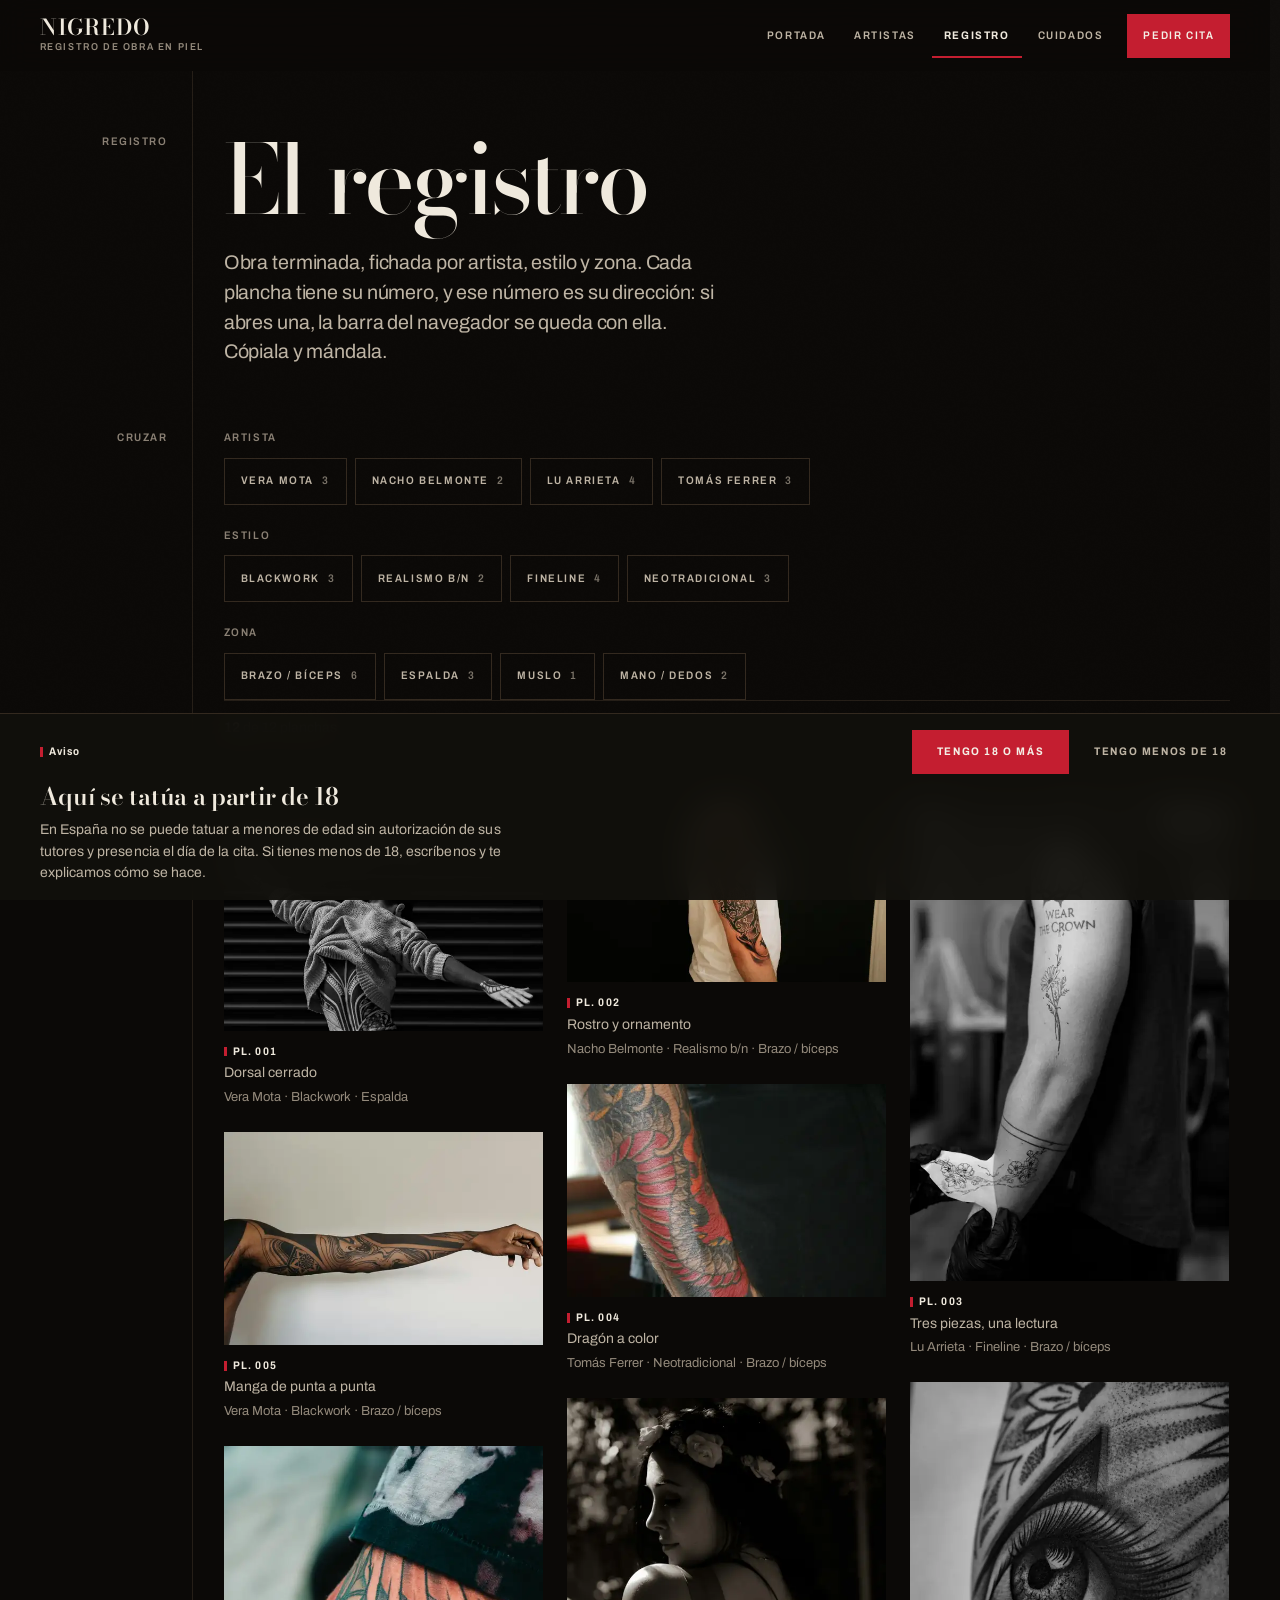
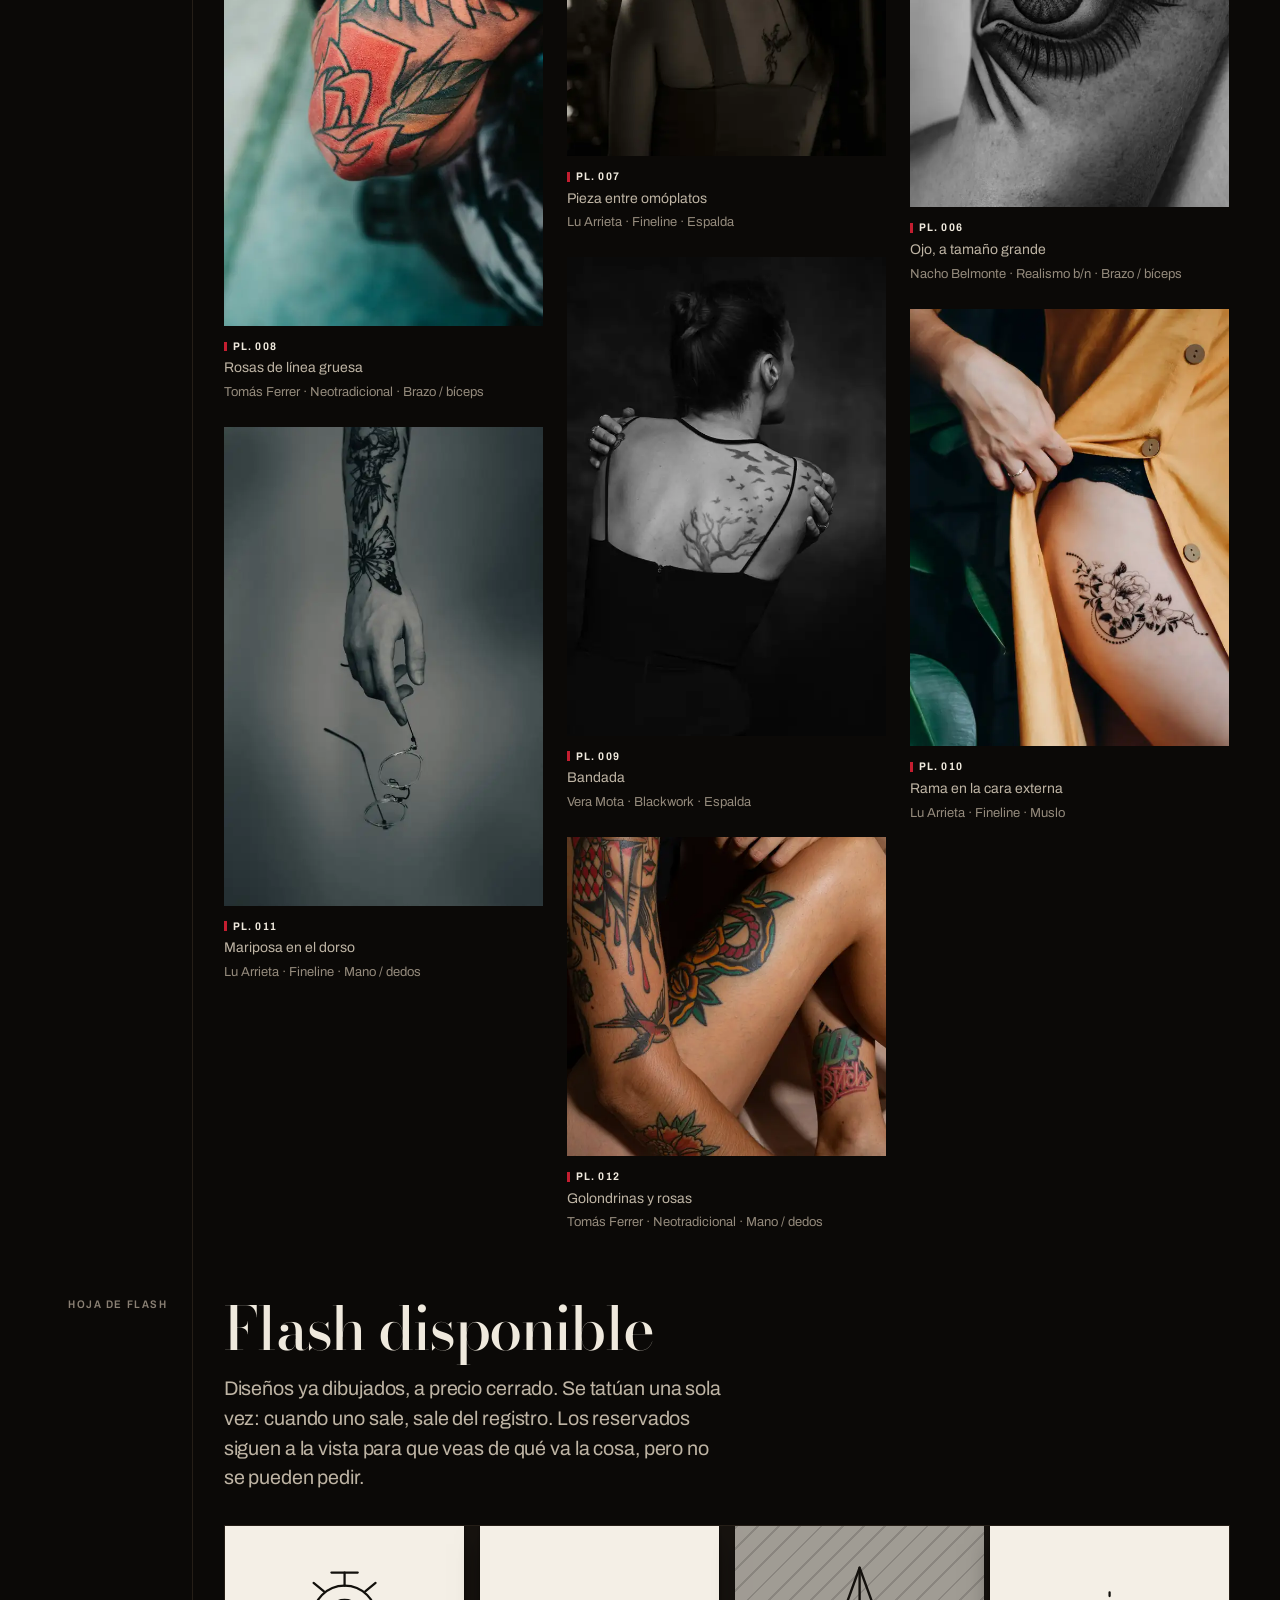
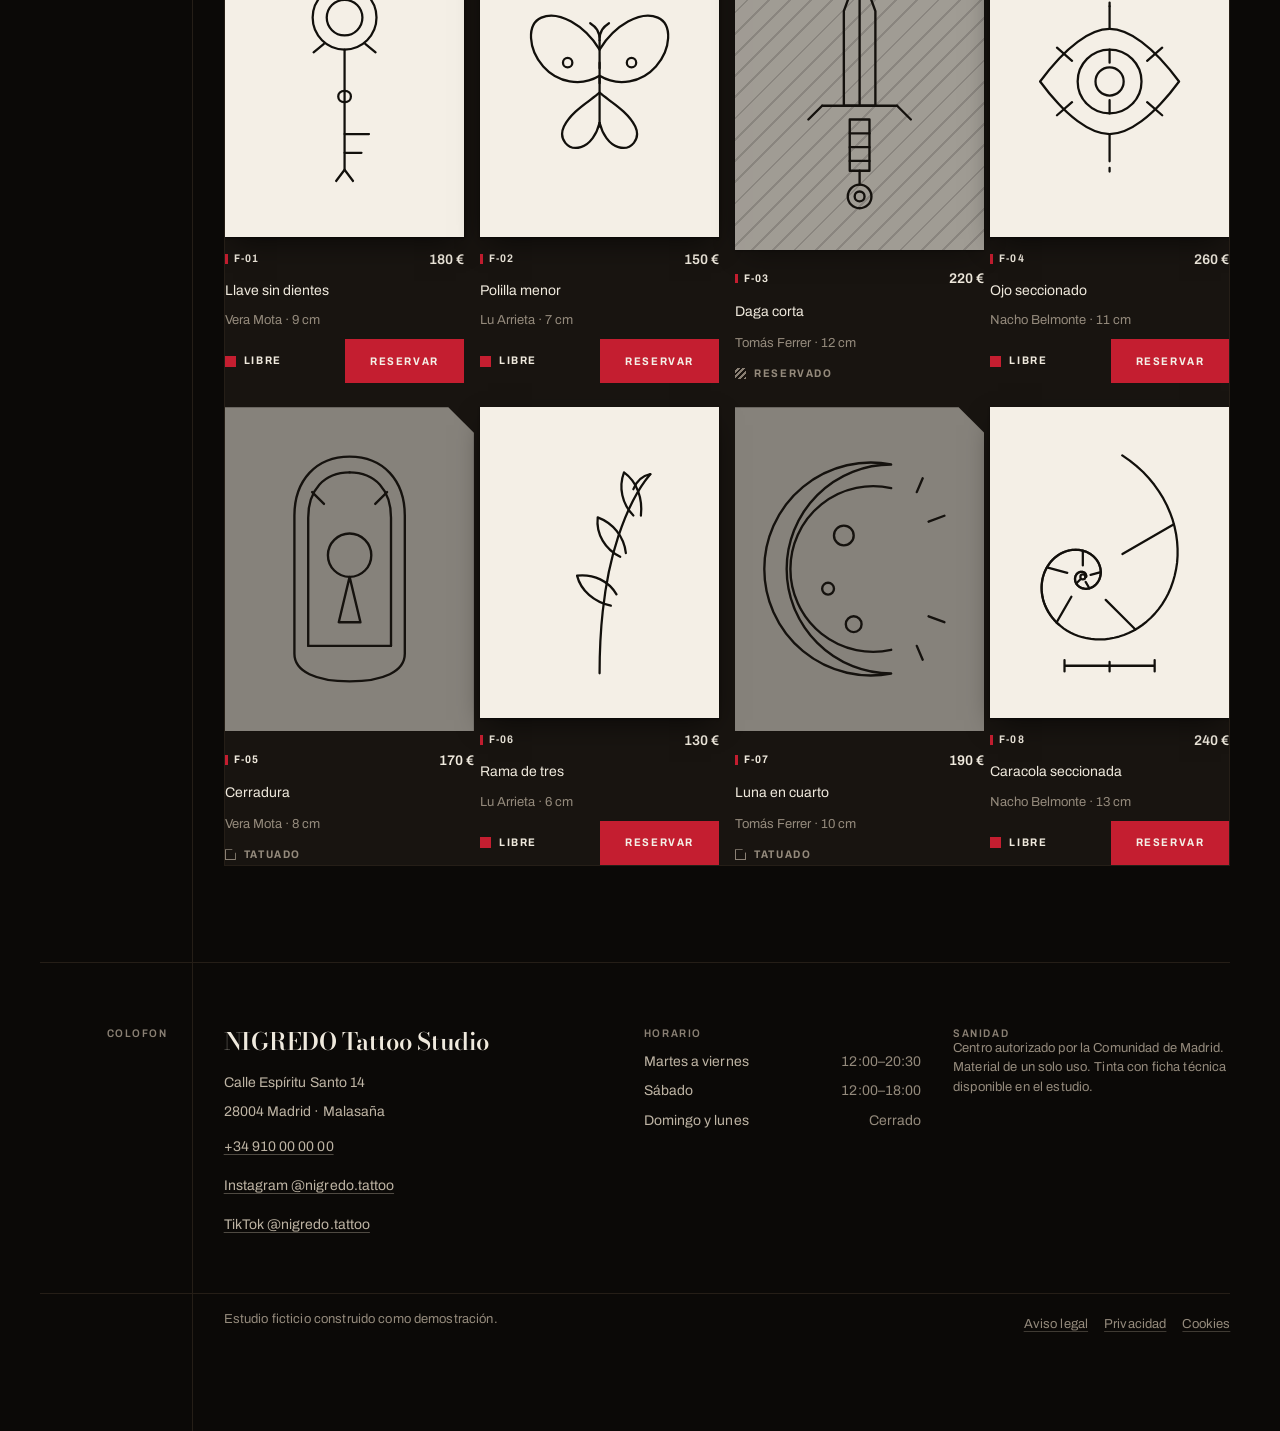
<file: galeria.html>
<!DOCTYPE html>
<!-- El texto de esta página se vuelca desde js/content.js con
     python tools/sync-contenido.py
     Edítalo allí, no aquí: al volver a volcar se sobrescribe. -->
<html lang="es" data-wasap-activo=""><head>
<meta charset="utf-8">
<meta name="viewport" content="width=device-width, initial-scale=1">
<title>El registro · Obra y flash · NIGREDO</title>
<meta name="description" content="Obra terminada de NIGREDO, fichada por artista, estilo y zona del cuerpo. Cada plancha tiene su número y su enlace. Y los flash disponibles, a precio cerrado.">
<link rel="canonical" href="https://nigredo.example/galeria.html">

<meta property="og:type" content="website">
<meta property="og:locale" content="es_ES">
<meta property="og:site_name" content="NIGREDO Tattoo Studio">
<meta property="og:title" content="El registro · NIGREDO">
<meta property="og:description" content="Obra terminada, fichada por artista, estilo y zona. Cada plancha tiene su número y su enlace.">
<meta property="og:image" content="https://nigredo.example/assets/img/og.png">
<meta property="og:image:width" content="1200">
<meta property="og:image:height" content="630">
<meta name="twitter:card" content="summary_large_image">
<meta name="theme-color" content="#0B0907">

<link rel="icon" href="assets/img/favicon.svg" type="image/svg+xml">
<link rel="preload" href="assets/fonts/bodoni-moda-var.woff2" as="font" type="font/woff2" crossorigin="">
<link rel="stylesheet" href="css/tokens.css">
<link rel="stylesheet" href="css/base.css">
<link rel="stylesheet" href="css/type.css">
<link rel="stylesheet" href="css/layout.css">
<link rel="stylesheet" href="css/components.css">
<link rel="stylesheet" href="css/site.css">
<link rel="stylesheet" href="css/galeria.css">


<script src="js/content.js" defer=""></script>
<script src="js/core.js" defer=""></script>
<script src="js/galeria.js" defer=""></script>
<script type="application/ld+json">{"@context":"https://schema.org","@type":"TattooParlor","name":"NIGREDO Tattoo Studio","description":"Estudio de tatuaje en Malasaña. Cuatro artistas, cuatro lenguajes. Solo por cita.","url":"https://nigredo.example/","telephone":"+34 910 00 00 00","image":"https://nigredo.example/assets/img/hero-1200.webp","priceRange":"€€","address":{"@type":"PostalAddress","streetAddress":"Calle Espíritu Santo 14","postalCode":"28004","addressLocality":"Madrid","addressCountry":"ES"},"geo":{"@type":"GeoCoordinates","latitude":40.4257,"longitude":-3.7038},"openingHoursSpecification":[{"@type":"OpeningHoursSpecification","dayOfWeek":["Tuesday","Wednesday","Thursday","Friday"],"opens":"12:00","closes":"20:30"},{"@type":"OpeningHoursSpecification","dayOfWeek":["Saturday"],"opens":"12:00","closes":"18:00"}],"sameAs":["https://instagram.com/nigredo.tattoo","https://www.tiktok.com/@nigredo.tattoo"],"employee":[{"@type":"Person","name":"Vera Mota","jobTitle":"Blackwork / ornamental"},{"@type":"Person","name":"Nacho Belmonte","jobTitle":"Realismo en negro y grises"},{"@type":"Person","name":"Lu Arrieta","jobTitle":"Fineline / microrrealismo"},{"@type":"Person","name":"Tomás Ferrer","jobTitle":"Neotradicional a color"}]}</script></head>

<body>
<!--
  DIRECCION · NIGREDO · surface: registro

  THESIS: Cada pieza es una plancha numerada y citable. Abrir PL. 007 cambia la
  URL a #pl-007, y esa URL abre esa plancha: el numero es una direccion, no una
  etiqueta decorativa. Rechaza la galeria-mosaico anonima.

  OWN-WORLD: Tinta negra calida, papel hueso solo bajo la obra o el dato, un
  unico lacre en lo manipulable. Filetes de 1px, cero radio, sombra solo bajo
  el papel. Bodoni Moda con opsz sobre Archivo variable.

  STORY: El visitante cruza artista, estilo y zona hasta encontrar lo suyo,
  reconoce una mano concreta y se lleva un numero con el que hablar.

  FIRST VIEWPORT: Titular a la derecha del eje, filtros combinables debajo con
  su cuenta viva, y la primera fila de planchas entrando ya en pantalla.

  FORM: Registro de especimenes grabado. Candidato 3 de la lista ordenada.

  FINISH: unreviewed and undocumented is unfinished; this build ends with the
  finish review, the verdict, and DESIGN.md
-->

<a class="skip" href="#main">Saltar al contenido</a>

<header class="nav" data-nav=""><a class="nav__marca" href="index.html"><span class="nav__nombre">NIGREDO</span><span class="nav__lema">Registro de obra en piel</span></a><button class="nav__abrir" type="button" aria-expanded="false" aria-controls="nav-menu"><span class="nav__abrir-txt">Menu</span><span class="nav__abrir-barras" aria-hidden="true"><i></i><i></i></span></button><div class="nav__velo" data-velo="" aria-hidden="true"></div><nav id="nav-menu" class="nav__menu" aria-label="Principal"><ul class="nav__lista" role="list"><li><a href="index.html" class="nav__link">Portada</a></li><li><a href="artistas.html" class="nav__link">Artistas</a></li><li><a href="galeria.html" aria-current="page" class="nav__link">Registro</a></li><li><a href="cuidados.html" class="nav__link">Cuidados</a></li><li><a href="reservar.html" class="nav__link nav__link--cita">Pedir cita</a></li></ul></nav></header>

<div class="page">
  <main id="main">

    <!-- ============ CABECERA ============ -->
    <section class="band band--tight">
      <div class="reg">
        <div class="reg__margin"><p class="label">Registro</p></div>
        <div class="reg__body">
          <h1 class="d1">El registro</h1>
          <p class="lead" style="margin-top:var(--s5)">
            Obra terminada, fichada por artista, estilo y zona. Cada plancha
            tiene su número, y ese número es su dirección: si abres una, la
            barra del navegador se queda con ella. Cópiala y mándala.
          </p>
        </div>
      </div>
    </section>

    <!-- ============ FILTROS ============ -->
    <section class="band band--tight" aria-labelledby="t-filtros">
      <h2 class="visually-hidden" id="t-filtros">Filtrar el registro</h2>
      <div class="reg">
        <div class="reg__margin"><p class="label">Cruzar</p></div>
        <div class="reg__body">
          <div class="filtros rsv-filtros" data-filtros=""><div class="filtros__grupo" role="group" aria-labelledby="f-artista"><p class="label" id="f-artista">Artista</p><div class="filtros__chips"><button class="chip" type="button" aria-pressed="false" data-eje="artista" data-valor="vera-mota">Vera Mota <span class="chip__count">3</span></button><button class="chip" type="button" aria-pressed="false" data-eje="artista" data-valor="nacho-belmonte">Nacho Belmonte <span class="chip__count">2</span></button><button class="chip" type="button" aria-pressed="false" data-eje="artista" data-valor="lu-arrieta">Lu Arrieta <span class="chip__count">4</span></button><button class="chip" type="button" aria-pressed="false" data-eje="artista" data-valor="tomas-ferrer">Tomás Ferrer <span class="chip__count">3</span></button></div></div><div class="filtros__grupo" role="group" aria-labelledby="f-estilo"><p class="label" id="f-estilo">Estilo</p><div class="filtros__chips"><button class="chip" type="button" aria-pressed="false" data-eje="estilo" data-valor="blackwork">Blackwork <span class="chip__count">3</span></button><button class="chip" type="button" aria-pressed="false" data-eje="estilo" data-valor="realismo">Realismo b/n <span class="chip__count">2</span></button><button class="chip" type="button" aria-pressed="false" data-eje="estilo" data-valor="fineline">Fineline <span class="chip__count">4</span></button><button class="chip" type="button" aria-pressed="false" data-eje="estilo" data-valor="neotradicional">Neotradicional <span class="chip__count">3</span></button></div></div><div class="filtros__grupo" role="group" aria-labelledby="f-zona"><p class="label" id="f-zona">Zona</p><div class="filtros__chips"><button class="chip" type="button" aria-pressed="false" data-eje="zona" data-valor="brazo">Brazo / bíceps <span class="chip__count">6</span></button><button class="chip" type="button" aria-pressed="false" data-eje="zona" data-valor="espalda">Espalda <span class="chip__count">3</span></button><button class="chip" type="button" aria-pressed="false" data-eje="zona" data-valor="muslo">Muslo <span class="chip__count">1</span></button><button class="chip" type="button" aria-pressed="false" data-eje="zona" data-valor="mano">Mano / dedos <span class="chip__count">2</span></button></div></div></div>
          <div class="filtros__pie">
            <p class="filtros__cuenta" data-cuenta="" aria-live="polite"><b>12</b> de 12 planchas</p>
            <button class="btn btn--quiet" type="button" data-limpiar="" hidden="">Quitar filtros</button>
          </div>
        </div>
      </div>
    </section>

    <!-- ============ PLANCHAS ============ -->
    <section class="band band--tight">
      <div class="reg">
        <div class="reg__margin"></div>
        <div class="reg__full">
          <div class="masonry" data-masonry=""><article class="plancha" id="pl-001" data-n="1" data-artista="vera-mota" data-estilo="blackwork" data-zona="espalda"><button class="plancha__boton" type="button" data-abrir="1"><span class="plancha__lamina"><img src="assets/img/pl-001-380.webp" srcset="assets/img/pl-001-1500.webp 1500w, assets/img/pl-001-900.webp 900w, assets/img/pl-001-720.webp 720w, assets/img/pl-001-600.webp 600w, assets/img/pl-001-380.webp 380w" sizes="(min-width: 56rem) 30vw, (min-width: 34rem) 44vw, 86vw" alt="Persona inclinada hacia delante quitándose una sudadera, con la espalda cubierta por un trazado ornamental negro de bandas simétricas." width="1000" height="714" loading="eager" decoding="sync" fetchpriority="high"></span><span class="plancha__pie"><span class="plate-no">PL.&nbsp;001</span><span class="plancha__titulo">Dorsal cerrado</span><span class="plancha__meta">Vera Mota · Blackwork · Espalda</span></span></button></article><article class="plancha" id="pl-002" data-n="2" data-artista="nacho-belmonte" data-estilo="realismo" data-zona="brazo"><button class="plancha__boton" type="button" data-abrir="2"><span class="plancha__lamina"><img src="assets/img/pl-002-380.webp" srcset="assets/img/pl-002-1500.webp 1500w, assets/img/pl-002-900.webp 900w, assets/img/pl-002-720.webp 720w, assets/img/pl-002-600.webp 600w, assets/img/pl-002-380.webp 380w" sizes="(min-width: 56rem) 30vw, (min-width: 34rem) 44vw, 86vw" alt="Manga de realismo en el brazo con un rostro femenino de mirada baja rodeado de ornamento, resuelto en negro y grises con transiciones muy suaves." width="1000" height="562" loading="eager" decoding="sync"></span><span class="plancha__pie"><span class="plate-no">PL.&nbsp;002</span><span class="plancha__titulo">Rostro y ornamento</span><span class="plancha__meta">Nacho Belmonte · Realismo b/n · Brazo / bíceps</span></span></button></article><article class="plancha" id="pl-003" data-n="3" data-artista="lu-arrieta" data-estilo="fineline" data-zona="brazo"><button class="plancha__boton" type="button" data-abrir="3"><span class="plancha__lamina"><img src="assets/img/pl-003-380.webp" srcset="assets/img/pl-003-1500.webp 1500w, assets/img/pl-003-900.webp 900w, assets/img/pl-003-720.webp 720w, assets/img/pl-003-600.webp 600w, assets/img/pl-003-380.webp 380w" sizes="(min-width: 56rem) 30vw, (min-width: 34rem) 44vw, 86vw" alt="Brazo con varias piezas de línea fina: una flor de tallo largo, una corona pequeña sobre el hombro y una banda floral rodeando el bíceps." width="1000" height="1499" loading="eager" decoding="sync"></span><span class="plancha__pie"><span class="plate-no">PL.&nbsp;003</span><span class="plancha__titulo">Tres piezas, una lectura</span><span class="plancha__meta">Lu Arrieta · Fineline · Brazo / bíceps</span></span></button></article><article class="plancha" id="pl-004" data-n="4" data-artista="tomas-ferrer" data-estilo="neotradicional" data-zona="brazo"><button class="plancha__boton" type="button" data-abrir="4"><span class="plancha__lamina"><img src="assets/img/pl-004-380.webp" srcset="assets/img/pl-004-1500.webp 1500w, assets/img/pl-004-900.webp 900w, assets/img/pl-004-720.webp 720w, assets/img/pl-004-600.webp 600w, assets/img/pl-004-380.webp 380w" sizes="(min-width: 56rem) 30vw, (min-width: 34rem) 44vw, 86vw" alt="Manga oriental a color cubriendo el brazo entero, con un dragón de escamas rojas y naranjas de contorno cerrado sobre fondo de nubes en gris." width="1000" height="667" loading="lazy" decoding="async"></span><span class="plancha__pie"><span class="plate-no">PL.&nbsp;004</span><span class="plancha__titulo">Dragón a color</span><span class="plancha__meta">Tomás Ferrer · Neotradicional · Brazo / bíceps</span></span></button></article><article class="plancha" id="pl-005" data-n="5" data-artista="vera-mota" data-estilo="blackwork" data-zona="brazo"><button class="plancha__boton" type="button" data-abrir="5"><span class="plancha__lamina"><img src="assets/img/pl-005-380.webp" srcset="assets/img/pl-005-1500.webp 1500w, assets/img/pl-005-900.webp 900w, assets/img/pl-005-720.webp 720w, assets/img/pl-005-600.webp 600w, assets/img/pl-005-380.webp 380w" sizes="(min-width: 56rem) 30vw, (min-width: 34rem) 44vw, 86vw" alt="Brazo extendido en horizontal contra una pared blanca, cubierto de punta a punta por una manga densa de negro con el ornamento cerrando en la muñeca." width="1000" height="667" loading="lazy" decoding="async"></span><span class="plancha__pie"><span class="plate-no">PL.&nbsp;005</span><span class="plancha__titulo">Manga de punta a punta</span><span class="plancha__meta">Vera Mota · Blackwork · Brazo / bíceps</span></span></button></article><article class="plancha" id="pl-006" data-n="6" data-artista="nacho-belmonte" data-estilo="realismo" data-zona="brazo"><button class="plancha__boton" type="button" data-abrir="6"><span class="plancha__lamina"><img src="assets/img/pl-006-380.webp" srcset="assets/img/pl-006-1500.webp 1500w, assets/img/pl-006-900.webp 900w, assets/img/pl-006-720.webp 720w, assets/img/pl-006-600.webp 600w, assets/img/pl-006-380.webp 380w" sizes="(min-width: 56rem) 30vw, (min-width: 34rem) 44vw, 86vw" alt="Ojo tatuado en realismo de negro y grises a gran escala, con las pestañas trazadas una a una y el iris resuelto en degradado de puntillismo." width="1000" height="1333" loading="lazy" decoding="async"></span><span class="plancha__pie"><span class="plate-no">PL.&nbsp;006</span><span class="plancha__titulo">Ojo, a tamaño grande</span><span class="plancha__meta">Nacho Belmonte · Realismo b/n · Brazo / bíceps</span></span></button></article><article class="plancha" id="pl-007" data-n="7" data-artista="lu-arrieta" data-estilo="fineline" data-zona="espalda"><button class="plancha__boton" type="button" data-abrir="7"><span class="plancha__lamina"><img src="assets/img/pl-007-380.webp" srcset="assets/img/pl-007-1500.webp 1500w, assets/img/pl-007-900.webp 900w, assets/img/pl-007-720.webp 720w, assets/img/pl-007-600.webp 600w, assets/img/pl-007-380.webp 380w" sizes="(min-width: 56rem) 30vw, (min-width: 34rem) 44vw, 86vw" alt="Espalda de una mujer en penumbra, con una pieza pequeña de línea fina entre los omóplatos y flores secas prendidas en el pelo." width="1000" height="1121" loading="lazy" decoding="async"></span><span class="plancha__pie"><span class="plate-no">PL.&nbsp;007</span><span class="plancha__titulo">Pieza entre omóplatos</span><span class="plancha__meta">Lu Arrieta · Fineline · Espalda</span></span></button></article><article class="plancha" id="pl-008" data-n="8" data-artista="tomas-ferrer" data-estilo="neotradicional" data-zona="brazo"><button class="plancha__boton" type="button" data-abrir="8"><span class="plancha__lamina"><img src="assets/img/pl-008-380.webp" srcset="assets/img/pl-008-1500.webp 1500w, assets/img/pl-008-900.webp 900w, assets/img/pl-008-720.webp 720w, assets/img/pl-008-600.webp 600w, assets/img/pl-008-380.webp 380w" sizes="(min-width: 56rem) 30vw, (min-width: 34rem) 44vw, 86vw" alt="Brazo con piezas tradicionales a color, rosas rojas y hojas verdes de línea gruesa, sobre un fondo turquesa desenfocado." width="1000" height="1503" loading="lazy" decoding="async"></span><span class="plancha__pie"><span class="plate-no">PL.&nbsp;008</span><span class="plancha__titulo">Rosas de línea gruesa</span><span class="plancha__meta">Tomás Ferrer · Neotradicional · Brazo / bíceps</span></span></button></article><article class="plancha" id="pl-009" data-n="9" data-artista="vera-mota" data-estilo="blackwork" data-zona="espalda"><button class="plancha__boton" type="button" data-abrir="9"><span class="plancha__lamina"><img src="assets/img/pl-009-380.webp" srcset="assets/img/pl-009-1500.webp 1500w, assets/img/pl-009-900.webp 900w, assets/img/pl-009-720.webp 720w, assets/img/pl-009-600.webp 600w, assets/img/pl-009-380.webp 380w" sizes="(min-width: 56rem) 30vw, (min-width: 34rem) 44vw, 86vw" alt="Parte alta de una espalda con una escena de árbol y bandada de pájaros en negro, las siluetas de las aves subiendo hacia el hombro." width="1000" height="1500" loading="lazy" decoding="async"></span><span class="plancha__pie"><span class="plate-no">PL.&nbsp;009</span><span class="plancha__titulo">Bandada</span><span class="plancha__meta">Vera Mota · Blackwork · Espalda</span></span></button></article><article class="plancha" id="pl-010" data-n="10" data-artista="lu-arrieta" data-estilo="fineline" data-zona="muslo"><button class="plancha__boton" type="button" data-abrir="10"><span class="plancha__lamina"><img src="assets/img/pl-010-380.webp" srcset="assets/img/pl-010-1500.webp 1500w, assets/img/pl-010-900.webp 900w, assets/img/pl-010-720.webp 720w, assets/img/pl-010-600.webp 600w, assets/img/pl-010-380.webp 380w" sizes="(min-width: 56rem) 30vw, (min-width: 34rem) 44vw, 86vw" alt="Rama floral de línea fina tatuada en la cara externa del muslo, con una camisa amarilla apartada con la mano para dejarla a la vista." width="1000" height="1369" loading="lazy" decoding="async"></span><span class="plancha__pie"><span class="plate-no">PL.&nbsp;010</span><span class="plancha__titulo">Rama en la cara externa</span><span class="plancha__meta">Lu Arrieta · Fineline · Muslo</span></span></button></article><article class="plancha" id="pl-011" data-n="11" data-artista="lu-arrieta" data-estilo="fineline" data-zona="mano"><button class="plancha__boton" type="button" data-abrir="11"><span class="plancha__lamina"><img src="assets/img/pl-011-380.webp" srcset="assets/img/pl-011-1500.webp 1500w, assets/img/pl-011-900.webp 900w, assets/img/pl-011-720.webp 720w, assets/img/pl-011-600.webp 600w, assets/img/pl-011-380.webp 380w" sizes="(min-width: 56rem) 30vw, (min-width: 34rem) 44vw, 86vw" alt="Mano sosteniendo unas gafas por la patilla, con una mariposa de línea fina tatuada en el dorso, sobre fondo gris liso." width="1000" height="1500" loading="lazy" decoding="async"></span><span class="plancha__pie"><span class="plate-no">PL.&nbsp;011</span><span class="plancha__titulo">Mariposa en el dorso</span><span class="plancha__meta">Lu Arrieta · Fineline · Mano / dedos</span></span></button></article><article class="plancha" id="pl-012" data-n="12" data-artista="tomas-ferrer" data-estilo="neotradicional" data-zona="mano"><button class="plancha__boton" type="button" data-abrir="12"><span class="plancha__lamina"><img src="assets/img/pl-012-380.webp" srcset="assets/img/pl-012-1500.webp 1500w, assets/img/pl-012-900.webp 900w, assets/img/pl-012-720.webp 720w, assets/img/pl-012-600.webp 600w, assets/img/pl-012-380.webp 380w" sizes="(min-width: 56rem) 30vw, (min-width: 34rem) 44vw, 86vw" alt="Brazos y manos cruzados cubiertos de piezas tradicionales a color: golondrinas, rosas y hojas de contorno negro grueso sobre piel morena." width="1000" height="1000" loading="lazy" decoding="async"></span><span class="plancha__pie"><span class="plate-no">PL.&nbsp;012</span><span class="plancha__titulo">Golondrinas y rosas</span><span class="plancha__meta">Tomás Ferrer · Neotradicional · Mano / dedos</span></span></button></article></div>
          <div class="state" data-vacio="" hidden="">
            <p class="state__title">Ninguna plancha con ese cruce</p>
            <p class="state__text">
              La combinación de filtros que has elegido no existe todavía en el
              registro. Prueba a quitar uno.
            </p>
            <button class="btn" type="button" data-limpiar="" hidden="">Quitar filtros</button>
          </div>
        </div>
      </div>
    </section>

    <!-- ============ FLASH ============ -->
    <section class="band" id="flash" aria-labelledby="t-flash">
      <div class="reg">
        <div class="reg__margin"><p class="label">Hoja de flash</p></div>
        <div class="reg__body">
          <h2 class="d2" id="t-flash">Flash disponible</h2>
          <p class="lead" style="margin-top:var(--s4)">
            Diseños ya dibujados, a precio cerrado. Se tatúan una sola vez:
            cuando uno sale, sale del registro. Los reservados siguen a la vista
            para que veas de qué va la cosa, pero no se pueden pedir.
          </p>
        </div>
      </div>
      <div class="reg" style="margin-top:var(--s6)">
        <div class="reg__margin"></div>
        <div class="reg__full">
          <div class="hoja" data-flash=""><article class="flash" data-estado="libre" id="F-01"><div class="flash__lamina" role="img" aria-label="Diseño flash de una llave antigua sin dientes, en negro sólido con el ojo ornamentado."><svg xmlns="http://www.w3.org/2000/svg" viewBox="0 0 200 280" fill="none" stroke="currentColor" stroke-width="2.4" stroke-linecap="round" stroke-linejoin="round" role="img" aria-label="Llave sin dientes">
<title>Llave sin dientes</title>

  <circle cx="100" cy="72" r="34"></circle>
  <circle cx="100" cy="72" r="19"></circle>
  <path d="M100 38v-14M100 106v128"></path>
  <path d="M86 24h28M78 44l-11-9M122 44l11-9M78 100l-11 9M122 100l11 9"></path>
  <path d="M100 196h26M100 216h18M100 234l-9 12M100 234l9 12"></path>
  <path d="M100 150c-9 0-9 12 0 12s9-12 0-12z"></path>
</svg>
</div><div class="flash__ficha"><p class="flash__cab"><span class="plate-no">F-01</span><span class="flash__precio">180&nbsp;€</span></p><p class="flash__titulo">Llave sin dientes</p><p class="flash__meta">Vera Mota · 9&nbsp;cm</p><p class="flash__pie"><span class="mark mark--libre">Libre</span><a class="btn btn--stamp" href="reservar.html?flash=F-01">Reservar</a></p></div></article><article class="flash" data-estado="libre" id="F-02"><div class="flash__lamina" role="img" aria-label="Diseño flash de una polilla pequeña de línea fina con las alas abiertas y simétricas."><svg xmlns="http://www.w3.org/2000/svg" viewBox="0 0 200 280" fill="none" stroke="currentColor" stroke-width="2.4" stroke-linecap="round" stroke-linejoin="round" role="img" aria-label="Polilla menor">
<title>Polilla menor</title>

  <path d="M100 96v92"></path>
  <path d="M100 106c-16-26-44-42-62-34-16 7-14 34 2 52 15 17 40 22 60 10"></path>
  <path d="M100 106c16-26 44-42 62-34 16 7 14 34-2 52-15 17-40 22-60 10"></path>
  <path d="M100 152c-12 10-30 20-38 36-6 13 4 26 18 22 10-3 17-14 20-26"></path>
  <path d="M100 152c12 10 30 20 38 36 6 13-4 26-18 22-10-3-17-14-20-26"></path>
  <path d="M100 96c0-10-4-14-10-18M100 96c0-10 4-14 10-18"></path>
  <circle cx="66" cy="120" r="5"></circle><circle cx="134" cy="120" r="5"></circle>
  <path d="M100 120v6M100 136v6"></path>
</svg>
</div><div class="flash__ficha"><p class="flash__cab"><span class="plate-no">F-02</span><span class="flash__precio">150&nbsp;€</span></p><p class="flash__titulo">Polilla menor</p><p class="flash__meta">Lu Arrieta · 7&nbsp;cm</p><p class="flash__pie"><span class="mark mark--libre">Libre</span><a class="btn btn--stamp" href="reservar.html?flash=F-02">Reservar</a></p></div></article><article class="flash" data-estado="reservado" id="F-03"><div class="flash__lamina" role="img" aria-label="Diseño flash de una daga corta de línea cerrada con la empuñadura decorada."><svg xmlns="http://www.w3.org/2000/svg" viewBox="0 0 200 280" fill="none" stroke="currentColor" stroke-width="2.4" stroke-linecap="round" stroke-linejoin="round" role="img" aria-label="Daga corta">
<title>Daga corta</title>

  <path d="M100 18l16 44v96h-32V62z"></path>
  <path d="M100 18v140"></path>
  <path d="M62 158h76"></path>
  <path d="M62 158l-14 14M138 158l14 14"></path>
  <path d="M90 172h20v52H90z"></path>
  <path d="M90 186h20M90 200h20M90 214h20"></path>
  <path d="M100 224v14"></path>
  <circle cx="100" cy="250" r="12"></circle>
  <circle cx="100" cy="250" r="5"></circle>
</svg>
</div><div class="flash__ficha"><p class="flash__cab"><span class="plate-no">F-03</span><span class="flash__precio">220&nbsp;€</span></p><p class="flash__titulo">Daga corta</p><p class="flash__meta">Tomás Ferrer · 12&nbsp;cm</p><p class="flash__pie"><span class="mark mark--reservado">Reservado</span></p></div></article><article class="flash" data-estado="libre" id="F-04"><div class="flash__lamina" role="img" aria-label="Diseño flash de un ojo dibujado como lámina anatómica, con el corte vertical marcado."><svg xmlns="http://www.w3.org/2000/svg" viewBox="0 0 200 280" fill="none" stroke="currentColor" stroke-width="2.4" stroke-linecap="round" stroke-linejoin="round" role="img" aria-label="Ojo seccionado">
<title>Ojo seccionado</title>

  <path d="M26 140c28-38 54-56 74-56s46 18 74 56c-28 38-54 56-74 56s-46-18-74-56z"></path>
  <circle cx="100" cy="140" r="34"></circle>
  <circle cx="100" cy="140" r="15"></circle>
  <path d="M100 84v-24M100 196v24"></path>
  <path d="M100 106v14M100 160v14"></path>
  <path d="M60 118l-16-14M140 118l16-14M60 162l-16 14M140 162l16 14"></path>
  <path d="M100 60v-16" stroke-dasharray="4 7"></path>
  <path d="M100 236v-16" stroke-dasharray="4 7"></path>
</svg>
</div><div class="flash__ficha"><p class="flash__cab"><span class="plate-no">F-04</span><span class="flash__precio">260&nbsp;€</span></p><p class="flash__titulo">Ojo seccionado</p><p class="flash__meta">Nacho Belmonte · 11&nbsp;cm</p><p class="flash__pie"><span class="mark mark--libre">Libre</span><a class="btn btn--stamp" href="reservar.html?flash=F-04">Reservar</a></p></div></article><article class="flash" data-estado="tatuado" id="F-05"><div class="flash__lamina" role="img" aria-label="Diseño flash de una cerradura ornamental de negro sólido y contorno simétrico."><svg xmlns="http://www.w3.org/2000/svg" viewBox="0 0 200 280" fill="none" stroke="currentColor" stroke-width="2.4" stroke-linecap="round" stroke-linejoin="round" role="img" aria-label="Cerradura">
<title>Cerradura</title>

  <path d="M100 26c34 0 56 24 56 60v140c0 18-22 28-56 28s-56-10-56-28V86c0-36 22-60 56-60z"></path>
  <path d="M100 42c26 0 42 18 42 46v130"></path>
  <path d="M100 42c-26 0-42 18-42 46v130"></path>
  <circle cx="100" cy="126" r="22"></circle>
  <path d="M100 148l-11 46h22z"></path>
  <path d="M58 218h84"></path>
  <path d="M74 74l-12-12M126 74l12-12"></path>
</svg>
</div><div class="flash__ficha"><p class="flash__cab"><span class="plate-no">F-05</span><span class="flash__precio">170&nbsp;€</span></p><p class="flash__titulo">Cerradura</p><p class="flash__meta">Vera Mota · 8&nbsp;cm</p><p class="flash__pie"><span class="mark mark--tatuado">Tatuado</span></p></div></article><article class="flash" data-estado="libre" id="F-06"><div class="flash__lamina" role="img" aria-label="Diseño flash de una rama con tres hojas de trazo muy fino, ligeramente curvada."><svg xmlns="http://www.w3.org/2000/svg" viewBox="0 0 200 280" fill="none" stroke="currentColor" stroke-width="2.4" stroke-linecap="round" stroke-linejoin="round" role="img" aria-label="Rama de tres">
<title>Rama de tres</title>

  <path d="M100 258c0-56 6-104 20-146 10-30 22-52 34-66"></path>
  <path d="M112 186c-18-4-32-16-36-32 18-2 34 6 42 20"></path>
  <path d="M122 134c-16-8-26-24-24-42 16 6 28 20 30 38"></path>
  <path d="M136 90c-12-12-16-30-10-46 14 10 20 28 18 46"></path>
  <path d="M154 46c-9 2-15 8-18 16"></path>
</svg>
</div><div class="flash__ficha"><p class="flash__cab"><span class="plate-no">F-06</span><span class="flash__precio">130&nbsp;€</span></p><p class="flash__titulo">Rama de tres</p><p class="flash__meta">Lu Arrieta · 6&nbsp;cm</p><p class="flash__pie"><span class="mark mark--libre">Libre</span><a class="btn btn--stamp" href="reservar.html?flash=F-06">Reservar</a></p></div></article><article class="flash" data-estado="tatuado" id="F-07"><div class="flash__lamina" role="img" aria-label="Diseño flash de una luna en cuarto creciente con el perfil marcado y sombra interior."><svg xmlns="http://www.w3.org/2000/svg" viewBox="0 0 200 280" fill="none" stroke="currentColor" stroke-width="2.4" stroke-linecap="round" stroke-linejoin="round" role="img" aria-label="Luna en cuarto">
<title>Luna en cuarto</title>

  <path d="M132 34a108 108 0 100 212 92 92 0 010-212z"></path>
  <path d="M132 58a84 84 0 100 164"></path>
  <circle cx="84" cy="106" r="10"></circle>
  <circle cx="68" cy="160" r="6"></circle>
  <circle cx="94" cy="196" r="8"></circle>
  <path d="M158 62l6-14M170 92l16-6M170 188l16 6M158 218l6 14"></path>
</svg>
</div><div class="flash__ficha"><p class="flash__cab"><span class="plate-no">F-07</span><span class="flash__precio">190&nbsp;€</span></p><p class="flash__titulo">Luna en cuarto</p><p class="flash__meta">Tomás Ferrer · 10&nbsp;cm</p><p class="flash__pie"><span class="mark mark--tatuado">Tatuado</span></p></div></article><article class="flash" data-estado="libre" id="F-08"><div class="flash__lamina" role="img" aria-label="Diseño flash de una caracola cortada por la mitad, con la espiral y los tabiques internos a la vista y una escala gráfica al pie."><svg xmlns="http://www.w3.org/2000/svg" viewBox="0 0 200 280" fill="none" stroke="currentColor" stroke-width="2.4" stroke-linecap="round" stroke-linejoin="round" role="img" aria-label="Caracola seccionada">
<title>Caracola seccionada</title>

  <path d="M75.0 155.4L75.0 155.2L75.1 154.9L75.1 154.7L75.1 154.4L75.1 154.1L75.1 153.8L75.0 153.6L74.9 153.3L74.8 153.0L74.7 152.7L74.6 152.5L74.4 152.2L74.3 151.9L74.1 151.7L73.8 151.5L73.6 151.2L73.3 151.0L73.1 150.8L72.8 150.6L72.4 150.5L72.1 150.3L71.8 150.2L71.4 150.1L71.0 150.0L70.6 150.0L70.2 149.9L69.8 149.9L69.4 150.0L69.0 150.0L68.6 150.1L68.2 150.2L67.7 150.4L67.3 150.6L66.9 150.8L66.5 151.0L66.1 151.3L65.8 151.6L65.4 152.0L65.1 152.3L64.7 152.7L64.4 153.2L64.2 153.6L63.9 154.1L63.7 154.6L63.5 155.2L63.4 155.7L63.3 156.3L63.2 156.9L63.2 157.5L63.2 158.1L63.3 158.7L63.4 159.4L63.5 160.0L63.7 160.6L63.9 161.3L64.2 161.9L64.6 162.5L65.0 163.1L65.4 163.7L65.9 164.3L66.4 164.8L67.0 165.3L67.6 165.8L68.3 166.2L69.0 166.6L69.7 167.0L70.5 167.3L71.3 167.5L72.2 167.7L73.1 167.9L74.0 168.0L74.9 168.0L75.8 168.0L76.8 167.9L77.8 167.7L78.7 167.5L79.7 167.1L80.6 166.7L81.6 166.3L82.5 165.8L83.4 165.1L84.3 164.5L85.1 163.7L85.9 162.9L86.7 162.0L87.4 161.0L88.0 160.0L88.6 158.9L89.2 157.8L89.6 156.5L90.0 155.3L90.3 154.0L90.5 152.6L90.6 151.3L90.6 149.9L90.5 148.4L90.3 147.0L90.0 145.5L89.6 144.1L89.1 142.6L88.5 141.2L87.8 139.7L86.9 138.3L86.0 137.0L84.9 135.7L83.7 134.4L82.5 133.2L81.1 132.1L79.6 131.0L78.0 130.1L76.3 129.2L74.6 128.4L72.7 127.8L70.8 127.3L68.8 126.9L66.7 126.6L64.6 126.5L62.5 126.5L60.3 126.6L58.1 127.0L55.9 127.5L53.7 128.1L51.5 128.9L49.3 129.9L47.1 131.1L45.0 132.4L43.0 133.9L41.0 135.5L39.1 137.3L37.3 139.3L35.7 141.5L34.1 143.8L32.7 146.2L31.4 148.8L30.3 151.5L29.4 154.4L28.6 157.3L28.1 160.3L27.7 163.5L27.6 166.7L27.7 170.0L28.0 173.3L28.5 176.6L29.3 180.0L30.4 183.3L31.7 186.7L33.3 190.0L35.1 193.2L37.2 196.4L39.5 199.5L42.1 202.4L44.9 205.2L48.0 207.9L51.3 210.4L54.8 212.7L58.6 214.8L62.6 216.7L66.7 218.3L71.1 219.6L75.6 220.7L80.3 221.4L85.0 221.9L89.9 222.0L94.9 221.8L100.0 221.2L105.0 220.2L110.1 218.9L115.2 217.2L120.3 215.1L125.3 212.7L130.2 209.8L134.9 206.6L139.5 202.9L144.0 198.9L148.2 194.5L152.2 189.7L155.9 184.6L159.3 179.1L162.4 173.3L165.1 167.2L167.4 160.8L169.3 154.2L170.8 147.3L171.9 140.2L172.4 132.9L172.4 125.4L171.9 117.8L170.9 110.2L169.3 102.4L167.2 94.7L164.4 87.0L161.1 79.4L157.2 71.8L152.7 64.5L147.6 57.3L141.9 50.4L135.7 43.7L128.8 37.4L121.5 31.5L113.5 26.0"></path>
  <path d="M75.0 155.4L75.0 155.2L75.1 155.0L75.1 154.7L75.1 154.5L75.1 154.3L75.1 154.0L75.0 153.8L75.0 153.5L74.9 153.3L74.8 153.0L74.7 152.8L74.6 152.5L74.5 152.3L74.3 152.1L74.2 151.8L74.0 151.6L73.8 151.4L73.6 151.2L73.3 151.0L73.1 150.8L72.8 150.7L72.5 150.5L72.2 150.4L71.9 150.3L71.6 150.2L71.3 150.1L70.9 150.0L70.6 150.0L70.2 149.9L69.9 149.9L69.5 150.0L69.1 150.0L68.8 150.1L68.4 150.2L68.0 150.3L67.6 150.4L67.3 150.6L66.9 150.8L66.6 151.0L66.2 151.3L65.9 151.5L65.5 151.8L65.2 152.1L64.9 152.5L64.6 152.9L64.4 153.3L64.2 153.7L63.9 154.1L63.7 154.6L63.6 155.0L63.4 155.5L63.3 156.0L63.2 156.6L63.2 157.1L63.2 157.7L63.2 158.2L63.3 158.8L63.4 159.3L63.5 159.9L63.6 160.5L63.9 161.0L64.1 161.6L64.4 162.2L64.7 162.7L65.1 163.2L65.5 163.8L65.9 164.3L66.4 164.7L66.9 165.2L67.4 165.6L68.0 166.0L68.6 166.4L69.3 166.8L70.0 167.1L70.7 167.3L71.4 167.6L72.2 167.7L73.0 167.9L73.8 168.0L74.6 168.0L75.4 168.0L76.3 167.9L77.1 167.8L78.0 167.6L78.9 167.4L79.7 167.1L80.6 166.8L81.4 166.4L82.3 165.9L83.1 165.4L83.9 164.8L84.6 164.2L85.4 163.5L86.1 162.7L86.8 161.9L87.4 161.0L88.0 160.1L88.5 159.1L89.0 158.1L89.4 157.1L89.8 156.0L90.1 154.8L90.3 153.6L90.5 152.4L90.6 151.2L90.6 149.9L90.5 148.7L90.4 147.4L90.2 146.1L89.8 144.7L89.4 143.4L88.9 142.1L88.4 140.8L87.7 139.6L86.9 138.3L86.1 137.1L85.1 135.9L84.1 134.8L83.0 133.7L81.8 132.6L80.5 131.7L79.2 130.7L77.7 129.9L76.2 129.1L74.6 128.5L73.0 127.9L71.3 127.4L69.5 127.0L67.7 126.7L65.8 126.5L63.9 126.4L62.0 126.5L60.0 126.7L58.1 127.0L56.1 127.4L54.1 128.0L52.1 128.7L50.1 129.5L48.2 130.5L46.3 131.6L44.4 132.8L42.6 134.2L40.8 135.7L39.2 137.3L37.5 139.1L36.0 141.0L34.6 143.0L33.3 145.1L32.1 147.4L31.0 149.8L30.1 152.2L29.2 154.8L28.6 157.4L28.1 160.2L27.8 163.0L27.6 165.8L27.6 168.7L27.8 171.7L28.2 174.7L28.8 177.7L29.5 180.7L30.5 183.7L31.7 186.7L33.1 189.6L34.7 192.6L36.5 195.4L38.5 198.2L40.7 200.9L43.1 203.5L45.7 206.0" opacity=".8"></path>
  <path d="M64.5 162.4L68.5 158.4M78.5 167.5L74.5 160.7M90.6 150.3L79.8 153.2M71.5 127.4L71.5 143.2M33.3 145.2L54.9 151.0M43.5 203.9L59.3 176.5M127.5 211.4L95.9 179.8M168.5 99.4L113.7 131.0"></path>
  <circle cx="71.5" cy="155.4" r="2.6"></circle>
  <path d="M52 250h96M52 244v12M148 244v12M100 246v10"></path>
</svg>
</div><div class="flash__ficha"><p class="flash__cab"><span class="plate-no">F-08</span><span class="flash__precio">240&nbsp;€</span></p><p class="flash__titulo">Caracola seccionada</p><p class="flash__meta">Nacho Belmonte · 13&nbsp;cm</p><p class="flash__pie"><span class="mark mark--libre">Libre</span><a class="btn btn--stamp" href="reservar.html?flash=F-08">Reservar</a></p></div></article></div>
        </div>
      </div>
    </section>

  </main>

  <footer class="pie" data-pie=""><div class="reg"><div class="reg__margin"><p class="label">Colofon</p></div><div class="reg__body pie__cuerpo"><div class="pie__bloque"><h2 class="d4">NIGREDO Tattoo Studio</h2><address class="pie__dir sm fg-2">Calle Espíritu Santo 14<br>28004 Madrid · Malasaña<br><a href="tel:+34910000000" class="num">+34 910 00 00 00</a><br><a href="https://instagram.com/nigredo.tattoo" rel="noopener">Instagram @nigredo.tattoo</a><br><a href="https://www.tiktok.com/@nigredo.tattoo" rel="noopener">TikTok @nigredo.tattoo</a></address></div><div class="pie__bloque"><p class="label">Horario</p><dl class="pie__horas sm"><div class="pie__hora"><dt>Martes a viernes</dt><dd class="num">12:00–20:30</dd></div><div class="pie__hora"><dt>Sábado</dt><dd class="num">12:00–18:00</dd></div><div class="pie__hora"><dt>Domingo y lunes</dt><dd class="num">Cerrado</dd></div></dl></div><div class="pie__bloque"><p class="label">Sanidad</p><p class="xs fg-3">Centro autorizado por la Comunidad de Madrid. Material de un solo uso. Tinta con ficha técnica disponible en el estudio.</p></div></div></div><div class="reg pie__base"><div class="reg__margin"></div><div class="reg__body pie__legal"><p class="xs fg-3">Estudio ficticio construido como demostración.</p><ul class="pie__legales xs" role="list"><li><a href="#">Aviso legal</a></li><li><a href="#">Privacidad</a></li><li><a href="#">Cookies</a></li></ul></div></div></footer>
</div>

<!-- ============ VISOR ============ -->
<dialog class="visor" data-visor="" aria-label="Plancha ampliada">
  <div class="visor__caja">
    <div class="visor__barra">
      <p class="visor__pos" data-visor-pos=""></p>
      <form method="dialog">
        <button class="btn btn--quiet" type="submit">Cerrar</button>
      </form>
    </div>

    <div class="visor__escena" data-visor-escena="">
      <button class="visor__nav" type="button" data-prev="" aria-label="Plancha anterior"><i aria-hidden="true"></i></button>
      <div class="visor__lamina" data-visor-lamina=""></div>
      <button class="visor__nav" type="button" data-next="" aria-label="Plancha siguiente"><i aria-hidden="true"></i></button>
    </div>

    <div class="visor__ficha">
      <div>
        <p class="visor__titulo" data-visor-titulo=""></p>
        <p class="visor__pista">Pulsa a los lados de la foto para pasar, o usa las flechas. Escape para cerrar. En móvil, desliza.</p>
      </div>
      <div class="visor__datos" data-visor-datos=""></div>
    </div>
  </div>
</dialog>












<a class="wasap" data-wasap="" href="https://wa.me/34600000000?text=Hola%2C%20os%20escribo%20desde%20la%20web.%20Tengo%20una%20duda%20sobre%20un%20tatuaje." target="_blank" rel="noopener" aria-label="WhatsApp: Escríbenos por WhatsApp (se abre en una pestaña nueva)"><svg class="wasap__marca" viewBox="0 0 24 24" fill="none" aria-hidden="true"><path d="M3 21V4h18v13H7.5L3 21Z" stroke="currentColor" stroke-width="1.6" stroke-linejoin="round"></path><path d="M9 8.2c0 3.1 2.7 5.8 5.8 5.8l1-1.6-2-1.1-.9.9a5.6 5.6 0 0 1-2.1-2.1l.9-.9-1.1-2L9 8.2Z" fill="currentColor"></path></svg><span class="wasap__texto">WhatsApp</span></a></body></html>
</file>
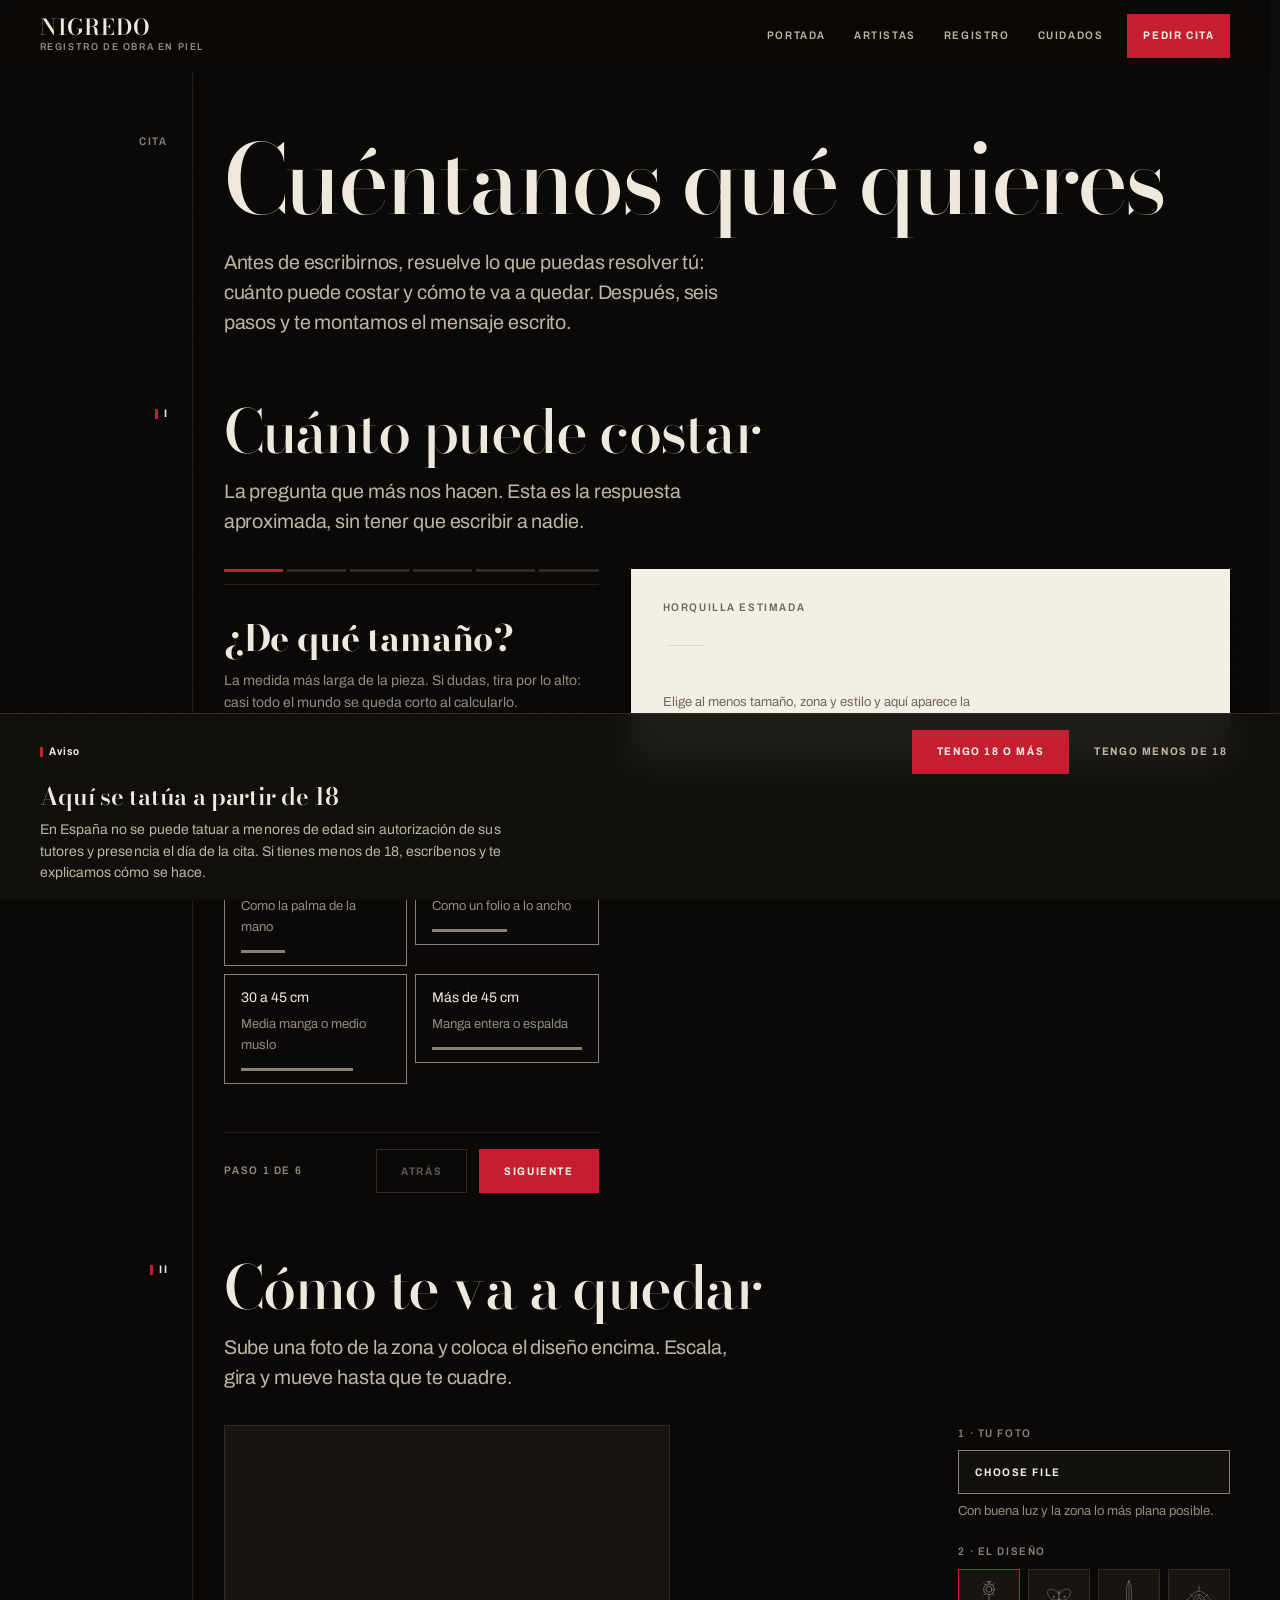
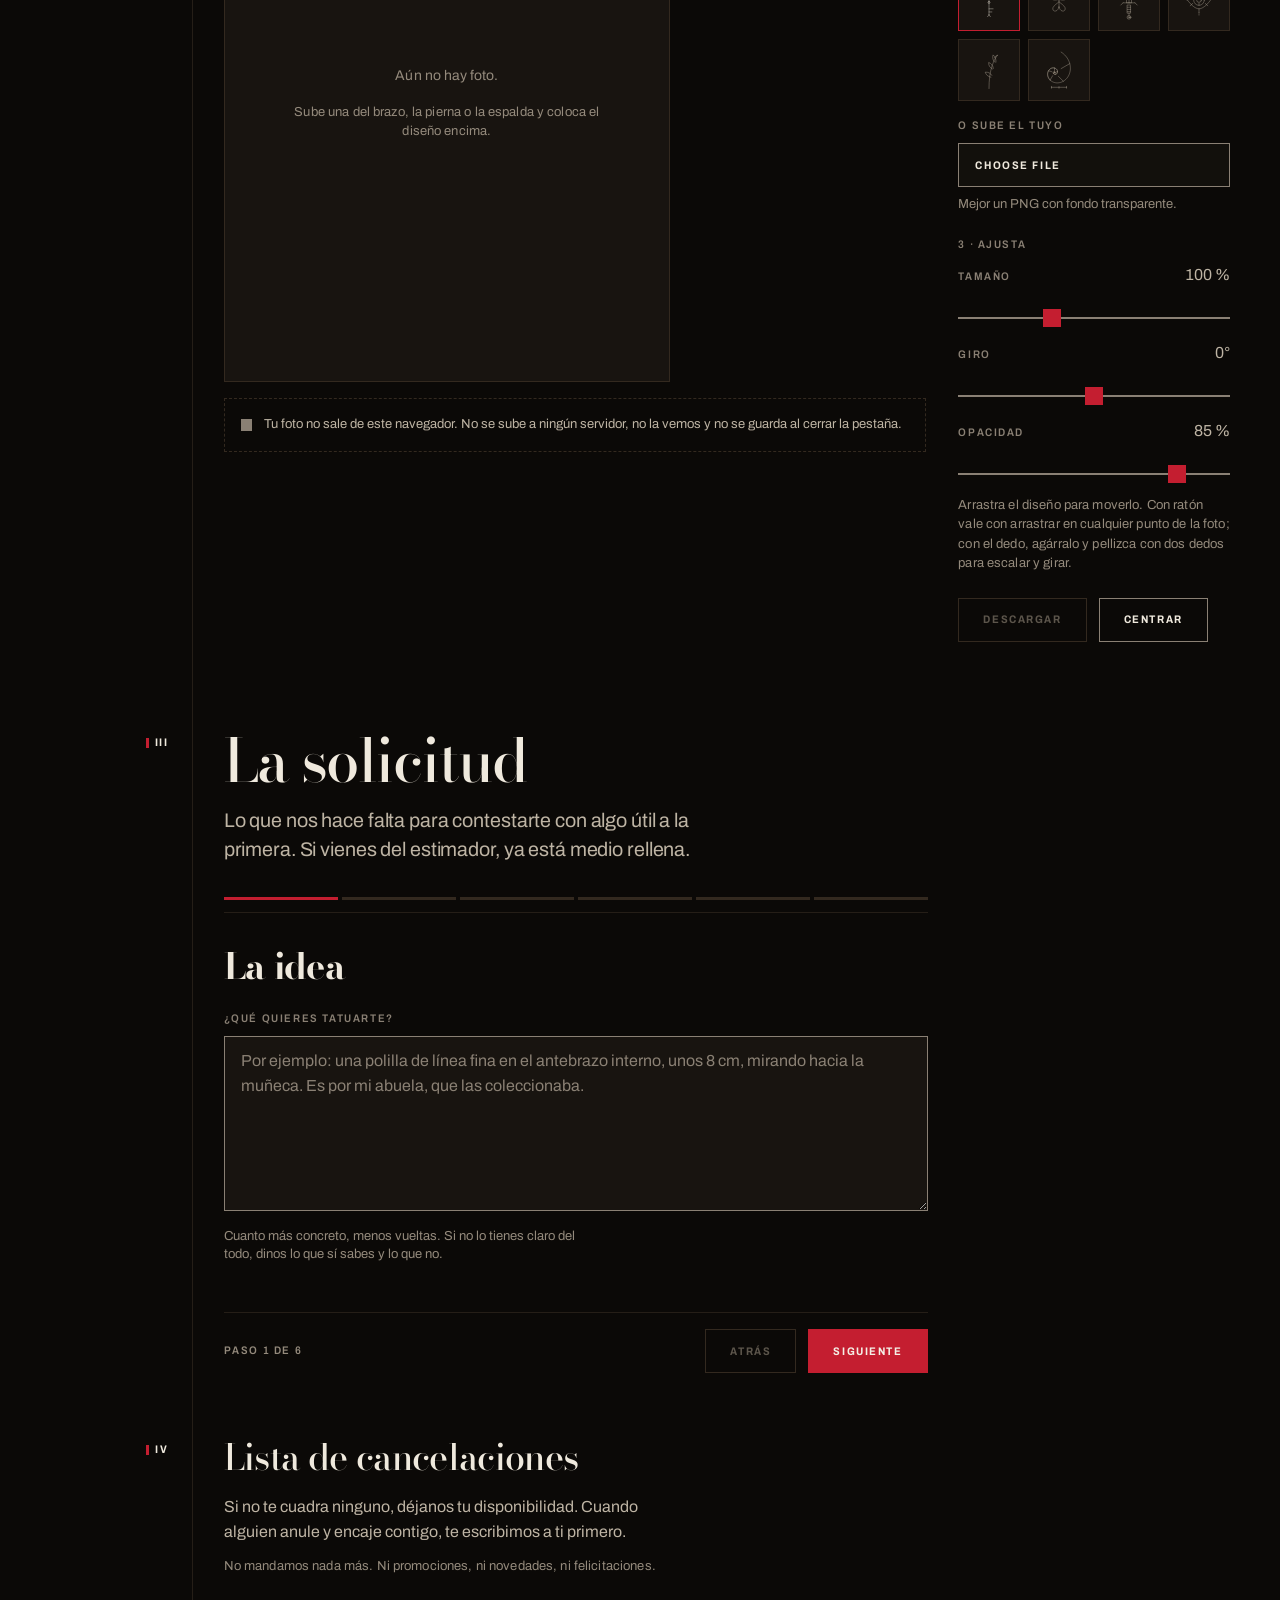
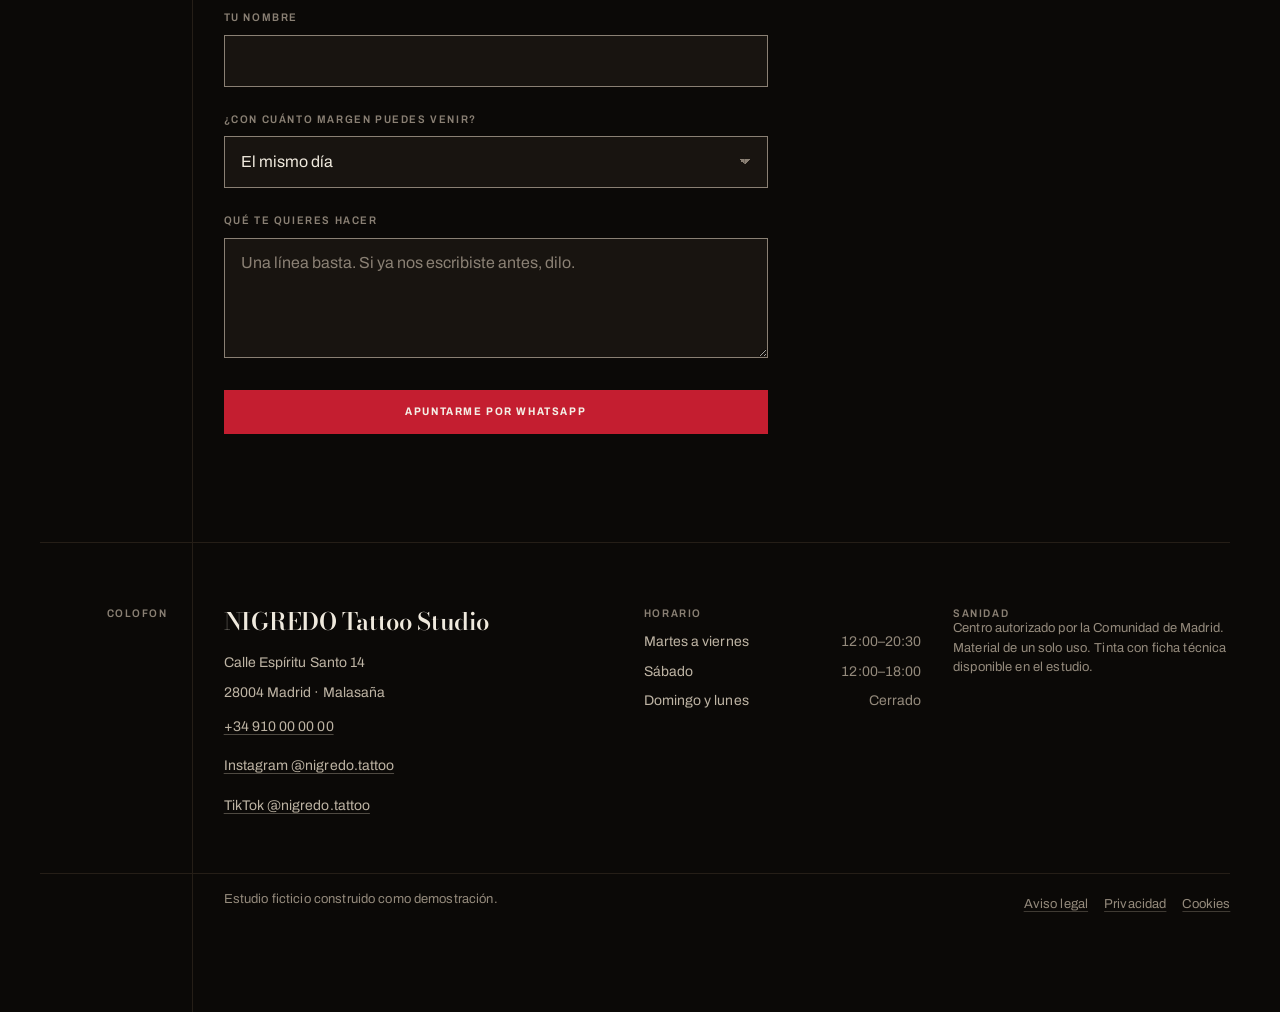
<file: reservar.html>
<!DOCTYPE html>
<!-- El texto de esta página se vuelca desde js/content.js con
     python tools/sync-contenido.py
     Edítalo allí, no aquí: al volver a volcar se sobrescribe. -->
<html lang="es" data-wasap-activo=""><head>
<meta charset="utf-8">
<meta name="viewport" content="width=device-width, initial-scale=1">
<title>Pedir cita · Presupuesto y simulador · NIGREDO</title>
<meta name="description" content="Calcula cuánto puede costar tu tatuaje, prueba cómo te queda sobre una foto tuya y manda la solicitud de cita completa por WhatsApp. Sin escribir a nadie primero.">
<link rel="canonical" href="https://nigredo.example/reservar.html">

<meta property="og:type" content="website">
<meta property="og:locale" content="es_ES">
<meta property="og:site_name" content="NIGREDO Tattoo Studio">
<meta property="og:title" content="Pedir cita · NIGREDO">
<meta property="og:description" content="Seis pasos. Tarda dos minutos y nos ahorra a los dos cuatro días de mensajes.">
<meta property="og:image" content="https://nigredo.example/assets/img/og.png">
<meta property="og:image:width" content="1200">
<meta property="og:image:height" content="630">
<meta name="twitter:card" content="summary_large_image">
<meta name="theme-color" content="#0B0907">

<link rel="icon" href="assets/img/favicon.svg" type="image/svg+xml">
<link rel="preload" href="assets/fonts/bodoni-moda-var.woff2" as="font" type="font/woff2" crossorigin="">
<link rel="stylesheet" href="css/tokens.css">
<link rel="stylesheet" href="css/base.css">
<link rel="stylesheet" href="css/type.css">
<link rel="stylesheet" href="css/layout.css">
<link rel="stylesheet" href="css/components.css">
<link rel="stylesheet" href="css/site.css">
<link rel="stylesheet" href="css/herramientas.css">


<script src="js/content.js" defer=""></script>
<script src="js/core.js" defer=""></script>
<script src="js/estimador.js" defer=""></script>
<script src="js/simulador.js" defer=""></script>
<script src="js/solicitud.js" defer=""></script>
<script type="application/ld+json">{"@context":"https://schema.org","@type":"TattooParlor","name":"NIGREDO Tattoo Studio","description":"Estudio de tatuaje en Malasaña. Cuatro artistas, cuatro lenguajes. Solo por cita.","url":"https://nigredo.example/","telephone":"+34 910 00 00 00","image":"https://nigredo.example/assets/img/hero-1200.webp","priceRange":"€€","address":{"@type":"PostalAddress","streetAddress":"Calle Espíritu Santo 14","postalCode":"28004","addressLocality":"Madrid","addressCountry":"ES"},"geo":{"@type":"GeoCoordinates","latitude":40.4257,"longitude":-3.7038},"openingHoursSpecification":[{"@type":"OpeningHoursSpecification","dayOfWeek":["Tuesday","Wednesday","Thursday","Friday"],"opens":"12:00","closes":"20:30"},{"@type":"OpeningHoursSpecification","dayOfWeek":["Saturday"],"opens":"12:00","closes":"18:00"}],"sameAs":["https://instagram.com/nigredo.tattoo","https://www.tiktok.com/@nigredo.tattoo"],"employee":[{"@type":"Person","name":"Vera Mota","jobTitle":"Blackwork / ornamental"},{"@type":"Person","name":"Nacho Belmonte","jobTitle":"Realismo en negro y grises"},{"@type":"Person","name":"Lu Arrieta","jobTitle":"Fineline / microrrealismo"},{"@type":"Person","name":"Tomás Ferrer","jobTitle":"Neotradicional a color"}]}</script></head>

<body>
<!--
  DIRECCION · NIGREDO · surface: pedir cita

  THESIS: El formulario ES el producto. Convierte el "hola info" de Instagram
  en una solicitud con idea, zona, tamano, referencias, disponibilidad y tope
  de gasto, y la escupe como un WhatsApp ya redactado. El estimador contesta
  antes la pregunta que provoca el 80% de esos mensajes.

  OWN-WORLD: Tinta negra calida, papel solo bajo la cifra viva, un unico lacre
  en lo manipulable: control activo, zona elegida, marca de paso y precio
  mientras cambia. Filetes de 1px, cero radio. Bodoni con opsz sobre Archivo.

  STORY: El visitante averigua el precio solo, ve como le queda sobre su propia
  piel y llega al envio sabiendo lo que pide y lo que cuesta.

  FIRST VIEWPORT: Titular a la derecha del eje, primer paso del estimador
  debajo y la plancha de papel con la horquilla a la derecha, ya visible
  aunque todavia diga un guion.

  FORM: Registro de especimenes grabado. Candidato 3 de la lista ordenada.

  FINISH: unreviewed and undocumented is unfinished; this build ends with the
  finish review, the verdict, and DESIGN.md
-->

<a class="skip" href="#main">Saltar al contenido</a>

<header class="nav" data-nav=""><a class="nav__marca" href="index.html"><span class="nav__nombre">NIGREDO</span><span class="nav__lema">Registro de obra en piel</span></a><button class="nav__abrir" type="button" aria-expanded="false" aria-controls="nav-menu"><span class="nav__abrir-txt">Menu</span><span class="nav__abrir-barras" aria-hidden="true"><i></i><i></i></span></button><div class="nav__velo" data-velo="" aria-hidden="true"></div><nav id="nav-menu" class="nav__menu" aria-label="Principal"><ul class="nav__lista" role="list"><li><a href="index.html" class="nav__link">Portada</a></li><li><a href="artistas.html" class="nav__link">Artistas</a></li><li><a href="galeria.html" class="nav__link">Registro</a></li><li><a href="cuidados.html" class="nav__link">Cuidados</a></li><li><a href="reservar.html" aria-current="page" class="nav__link nav__link--cita">Pedir cita</a></li></ul></nav></header>

<div class="page">
  <main id="main">

    <section class="band band--tight">
      <div class="reg">
        <div class="reg__margin"><p class="label">Cita</p></div>
        <div class="reg__body">
          <h1 class="d1">Cuéntanos qué quieres</h1>
          <p class="lead" style="margin-top:var(--s5)">
            Antes de escribirnos, resuelve lo que puedas resolver tú: cuánto
            puede costar y cómo te va a quedar. Después, seis pasos y te
            montamos el mensaje escrito.
          </p>
        </div>
      </div>
    </section>

    <!-- ============ ESTIMADOR ============ -->
    <section class="band band--tight" id="estimador" aria-labelledby="t-est">
      <div class="reg">
        <div class="reg__margin"><p class="plate-no">I</p></div>
        <div class="reg__body">
          <h2 class="d2" id="t-est">Cuánto puede costar</h2>
          <p class="lead" style="margin-top:var(--s4)">
            La pregunta que más nos hacen. Esta es la respuesta aproximada, sin
            tener que escribir a nadie.
          </p>
        </div>
      </div>

      <div class="reg" style="margin-top:var(--s6)">
        <div class="reg__margin"></div>
        <div class="reg__full">
          <div class="cols cols--58">
            <div data-estimador=""><div class="pasos"><div class="pasos__barra" aria-hidden="true"><span class="pasos__marca" data-marca="" data-actual=""></span><span class="pasos__marca" data-marca=""></span><span class="pasos__marca" data-marca=""></span><span class="pasos__marca" data-marca=""></span><span class="pasos__marca" data-marca=""></span><span class="pasos__marca" data-marca=""></span></div><div class="paso" data-paso=""><h3 class="paso__pregunta">¿De qué tamaño?</h3><p class="paso__ayuda">La medida más larga de la pieza. Si dudas, tira por lo alto: casi todo el mundo se queda corto al calcularlo.</p><div class="ops ops--2"><label class="op"><input type="radio" name="tamano" value="xs"><span class="op__caja"><span class="op__t">Hasta 5 cm</span><span class="op__d">Como una moneda de 2 euros</span><span class="op__escala" style="width:8%"></span></span></label><label class="op"><input type="radio" name="tamano" value="s"><span class="op__caja"><span class="op__t">5 a 10 cm</span><span class="op__d">Como una tarjeta de crédito</span><span class="op__escala" style="width:17%"></span></span></label><label class="op"><input type="radio" name="tamano" value="m"><span class="op__caja"><span class="op__t">10 a 18 cm</span><span class="op__d">Como la palma de la mano</span><span class="op__escala" style="width:30%"></span></span></label><label class="op"><input type="radio" name="tamano" value="l"><span class="op__caja"><span class="op__t">18 a 30 cm</span><span class="op__d">Como un folio a lo ancho</span><span class="op__escala" style="width:50%"></span></span></label><label class="op"><input type="radio" name="tamano" value="xl"><span class="op__caja"><span class="op__t">30 a 45 cm</span><span class="op__d">Media manga o medio muslo</span><span class="op__escala" style="width:75%"></span></span></label><label class="op"><input type="radio" name="tamano" value="xxl"><span class="op__caja"><span class="op__t">Más de 45 cm</span><span class="op__d">Manga entera o espalda</span><span class="op__escala" style="width:100%"></span></span></label></div></div><div class="pasos__pie"><p class="pasos__cuenta" data-cuenta-paso="" role="status">Paso 1 de 6</p><div class="pasos__nav"><button class="btn" type="button" data-atras="" disabled="">Atrás</button><button class="btn btn--stamp" type="button" data-siguiente="">Siguiente</button><a class="btn btn--stamp" href="#solicitud" data-a-solicitud="" hidden="">Pedir cita con estos datos</a></div></div></div></div>
            <aside class="salida" data-salida="" aria-live="polite"><p class="label" style="color:var(--plate-fg-3)">Horquilla estimada</p><p class="salida__cifra" style="color:var(--plate-fg-3)">—</p><p class="salida__aviso">Elige al menos tamaño, zona y estilo y aquí aparece la cifra. Se actualiza sola con cada cambio.</p></aside>
          </div>
        </div>
      </div>
    </section>

    <!-- ============ SIMULADOR ============ -->
    <section class="band band--tight" id="simulador" aria-labelledby="t-sim">
      <div class="reg">
        <div class="reg__margin"><p class="plate-no">II</p></div>
        <div class="reg__body">
          <h2 class="d2" id="t-sim">Cómo te va a quedar</h2>
          <p class="lead" style="margin-top:var(--s4)">
            Sube una foto de la zona y coloca el diseño encima. Escala, gira y
            mueve hasta que te cuadre.
          </p>
        </div>
      </div>

      <div class="reg" style="margin-top:var(--s6)">
        <div class="reg__margin"></div>
        <div class="reg__full" data-simulador=""><div class="sim"><div><div class="sim__escena" data-escena=""><div class="sim__vacio" data-vacio=""><p class="sm">Aún no hay foto.</p><p class="xs">Sube una del brazo, la pierna o la espalda y coloca el diseño encima.</p></div></div><p class="sim__privacidad" style="margin-top:var(--s4)"><span>Tu foto no sale de este navegador. No se sube a ningún servidor, no la vemos y no se guarda al cerrar la pestaña.</span></p></div><div class="sim__mandos"><div class="field"><label class="field__label" for="sim-foto">1 · Tu foto</label><input class="input" id="sim-foto" type="file" accept="image/*" data-foto=""><p class="field__hint">Con buena luz y la zona lo más plana posible.</p></div><div><p class="label" style="margin-bottom:var(--s3)">2 · El diseño</p><div class="sim__flashes" data-flashes=""><button class="sim__flash" type="button" data-flash="F-01" aria-pressed="true" title="Llave sin dientes"><svg xmlns="http://www.w3.org/2000/svg" viewBox="0 0 200 280" fill="none" stroke="currentColor" stroke-width="2.4" stroke-linecap="round" stroke-linejoin="round" role="img" aria-label="Llave sin dientes">
<title>Llave sin dientes</title>

  <circle cx="100" cy="72" r="34"></circle>
  <circle cx="100" cy="72" r="19"></circle>
  <path d="M100 38v-14M100 106v128"></path>
  <path d="M86 24h28M78 44l-11-9M122 44l11-9M78 100l-11 9M122 100l11 9"></path>
  <path d="M100 196h26M100 216h18M100 234l-9 12M100 234l9 12"></path>
  <path d="M100 150c-9 0-9 12 0 12s9-12 0-12z"></path>
</svg>
<span class="visually-hidden">Llave sin dientes</span></button><button class="sim__flash" type="button" data-flash="F-02" aria-pressed="false" title="Polilla menor"><svg xmlns="http://www.w3.org/2000/svg" viewBox="0 0 200 280" fill="none" stroke="currentColor" stroke-width="2.4" stroke-linecap="round" stroke-linejoin="round" role="img" aria-label="Polilla menor">
<title>Polilla menor</title>

  <path d="M100 96v92"></path>
  <path d="M100 106c-16-26-44-42-62-34-16 7-14 34 2 52 15 17 40 22 60 10"></path>
  <path d="M100 106c16-26 44-42 62-34 16 7 14 34-2 52-15 17-40 22-60 10"></path>
  <path d="M100 152c-12 10-30 20-38 36-6 13 4 26 18 22 10-3 17-14 20-26"></path>
  <path d="M100 152c12 10 30 20 38 36 6 13-4 26-18 22-10-3-17-14-20-26"></path>
  <path d="M100 96c0-10-4-14-10-18M100 96c0-10 4-14 10-18"></path>
  <circle cx="66" cy="120" r="5"></circle><circle cx="134" cy="120" r="5"></circle>
  <path d="M100 120v6M100 136v6"></path>
</svg>
<span class="visually-hidden">Polilla menor</span></button><button class="sim__flash" type="button" data-flash="F-03" aria-pressed="false" title="Daga corta"><svg xmlns="http://www.w3.org/2000/svg" viewBox="0 0 200 280" fill="none" stroke="currentColor" stroke-width="2.4" stroke-linecap="round" stroke-linejoin="round" role="img" aria-label="Daga corta">
<title>Daga corta</title>

  <path d="M100 18l16 44v96h-32V62z"></path>
  <path d="M100 18v140"></path>
  <path d="M62 158h76"></path>
  <path d="M62 158l-14 14M138 158l14 14"></path>
  <path d="M90 172h20v52H90z"></path>
  <path d="M90 186h20M90 200h20M90 214h20"></path>
  <path d="M100 224v14"></path>
  <circle cx="100" cy="250" r="12"></circle>
  <circle cx="100" cy="250" r="5"></circle>
</svg>
<span class="visually-hidden">Daga corta</span></button><button class="sim__flash" type="button" data-flash="F-04" aria-pressed="false" title="Ojo seccionado"><svg xmlns="http://www.w3.org/2000/svg" viewBox="0 0 200 280" fill="none" stroke="currentColor" stroke-width="2.4" stroke-linecap="round" stroke-linejoin="round" role="img" aria-label="Ojo seccionado">
<title>Ojo seccionado</title>

  <path d="M26 140c28-38 54-56 74-56s46 18 74 56c-28 38-54 56-74 56s-46-18-74-56z"></path>
  <circle cx="100" cy="140" r="34"></circle>
  <circle cx="100" cy="140" r="15"></circle>
  <path d="M100 84v-24M100 196v24"></path>
  <path d="M100 106v14M100 160v14"></path>
  <path d="M60 118l-16-14M140 118l16-14M60 162l-16 14M140 162l16 14"></path>
  <path d="M100 60v-16" stroke-dasharray="4 7"></path>
  <path d="M100 236v-16" stroke-dasharray="4 7"></path>
</svg>
<span class="visually-hidden">Ojo seccionado</span></button><button class="sim__flash" type="button" data-flash="F-06" aria-pressed="false" title="Rama de tres"><svg xmlns="http://www.w3.org/2000/svg" viewBox="0 0 200 280" fill="none" stroke="currentColor" stroke-width="2.4" stroke-linecap="round" stroke-linejoin="round" role="img" aria-label="Rama de tres">
<title>Rama de tres</title>

  <path d="M100 258c0-56 6-104 20-146 10-30 22-52 34-66"></path>
  <path d="M112 186c-18-4-32-16-36-32 18-2 34 6 42 20"></path>
  <path d="M122 134c-16-8-26-24-24-42 16 6 28 20 30 38"></path>
  <path d="M136 90c-12-12-16-30-10-46 14 10 20 28 18 46"></path>
  <path d="M154 46c-9 2-15 8-18 16"></path>
</svg>
<span class="visually-hidden">Rama de tres</span></button><button class="sim__flash" type="button" data-flash="F-08" aria-pressed="false" title="Caracola seccionada"><svg xmlns="http://www.w3.org/2000/svg" viewBox="0 0 200 280" fill="none" stroke="currentColor" stroke-width="2.4" stroke-linecap="round" stroke-linejoin="round" role="img" aria-label="Caracola seccionada">
<title>Caracola seccionada</title>

  <path d="M75.0 155.4L75.0 155.2L75.1 154.9L75.1 154.7L75.1 154.4L75.1 154.1L75.1 153.8L75.0 153.6L74.9 153.3L74.8 153.0L74.7 152.7L74.6 152.5L74.4 152.2L74.3 151.9L74.1 151.7L73.8 151.5L73.6 151.2L73.3 151.0L73.1 150.8L72.8 150.6L72.4 150.5L72.1 150.3L71.8 150.2L71.4 150.1L71.0 150.0L70.6 150.0L70.2 149.9L69.8 149.9L69.4 150.0L69.0 150.0L68.6 150.1L68.2 150.2L67.7 150.4L67.3 150.6L66.9 150.8L66.5 151.0L66.1 151.3L65.8 151.6L65.4 152.0L65.1 152.3L64.7 152.7L64.4 153.2L64.2 153.6L63.9 154.1L63.7 154.6L63.5 155.2L63.4 155.7L63.3 156.3L63.2 156.9L63.2 157.5L63.2 158.1L63.3 158.7L63.4 159.4L63.5 160.0L63.7 160.6L63.9 161.3L64.2 161.9L64.6 162.5L65.0 163.1L65.4 163.7L65.9 164.3L66.4 164.8L67.0 165.3L67.6 165.8L68.3 166.2L69.0 166.6L69.7 167.0L70.5 167.3L71.3 167.5L72.2 167.7L73.1 167.9L74.0 168.0L74.9 168.0L75.8 168.0L76.8 167.9L77.8 167.7L78.7 167.5L79.7 167.1L80.6 166.7L81.6 166.3L82.5 165.8L83.4 165.1L84.3 164.5L85.1 163.7L85.9 162.9L86.7 162.0L87.4 161.0L88.0 160.0L88.6 158.9L89.2 157.8L89.6 156.5L90.0 155.3L90.3 154.0L90.5 152.6L90.6 151.3L90.6 149.9L90.5 148.4L90.3 147.0L90.0 145.5L89.6 144.1L89.1 142.6L88.5 141.2L87.8 139.7L86.9 138.3L86.0 137.0L84.9 135.7L83.7 134.4L82.5 133.2L81.1 132.1L79.6 131.0L78.0 130.1L76.3 129.2L74.6 128.4L72.7 127.8L70.8 127.3L68.8 126.9L66.7 126.6L64.6 126.5L62.5 126.5L60.3 126.6L58.1 127.0L55.9 127.5L53.7 128.1L51.5 128.9L49.3 129.9L47.1 131.1L45.0 132.4L43.0 133.9L41.0 135.5L39.1 137.3L37.3 139.3L35.7 141.5L34.1 143.8L32.7 146.2L31.4 148.8L30.3 151.5L29.4 154.4L28.6 157.3L28.1 160.3L27.7 163.5L27.6 166.7L27.7 170.0L28.0 173.3L28.5 176.6L29.3 180.0L30.4 183.3L31.7 186.7L33.3 190.0L35.1 193.2L37.2 196.4L39.5 199.5L42.1 202.4L44.9 205.2L48.0 207.9L51.3 210.4L54.8 212.7L58.6 214.8L62.6 216.7L66.7 218.3L71.1 219.6L75.6 220.7L80.3 221.4L85.0 221.9L89.9 222.0L94.9 221.8L100.0 221.2L105.0 220.2L110.1 218.9L115.2 217.2L120.3 215.1L125.3 212.7L130.2 209.8L134.9 206.6L139.5 202.9L144.0 198.9L148.2 194.5L152.2 189.7L155.9 184.6L159.3 179.1L162.4 173.3L165.1 167.2L167.4 160.8L169.3 154.2L170.8 147.3L171.9 140.2L172.4 132.9L172.4 125.4L171.9 117.8L170.9 110.2L169.3 102.4L167.2 94.7L164.4 87.0L161.1 79.4L157.2 71.8L152.7 64.5L147.6 57.3L141.9 50.4L135.7 43.7L128.8 37.4L121.5 31.5L113.5 26.0"></path>
  <path d="M75.0 155.4L75.0 155.2L75.1 155.0L75.1 154.7L75.1 154.5L75.1 154.3L75.1 154.0L75.0 153.8L75.0 153.5L74.9 153.3L74.8 153.0L74.7 152.8L74.6 152.5L74.5 152.3L74.3 152.1L74.2 151.8L74.0 151.6L73.8 151.4L73.6 151.2L73.3 151.0L73.1 150.8L72.8 150.7L72.5 150.5L72.2 150.4L71.9 150.3L71.6 150.2L71.3 150.1L70.9 150.0L70.6 150.0L70.2 149.9L69.9 149.9L69.5 150.0L69.1 150.0L68.8 150.1L68.4 150.2L68.0 150.3L67.6 150.4L67.3 150.6L66.9 150.8L66.6 151.0L66.2 151.3L65.9 151.5L65.5 151.8L65.2 152.1L64.9 152.5L64.6 152.9L64.4 153.3L64.2 153.7L63.9 154.1L63.7 154.6L63.6 155.0L63.4 155.5L63.3 156.0L63.2 156.6L63.2 157.1L63.2 157.7L63.2 158.2L63.3 158.8L63.4 159.3L63.5 159.9L63.6 160.5L63.9 161.0L64.1 161.6L64.4 162.2L64.7 162.7L65.1 163.2L65.5 163.8L65.9 164.3L66.4 164.7L66.9 165.2L67.4 165.6L68.0 166.0L68.6 166.4L69.3 166.8L70.0 167.1L70.7 167.3L71.4 167.6L72.2 167.7L73.0 167.9L73.8 168.0L74.6 168.0L75.4 168.0L76.3 167.9L77.1 167.8L78.0 167.6L78.9 167.4L79.7 167.1L80.6 166.8L81.4 166.4L82.3 165.9L83.1 165.4L83.9 164.8L84.6 164.2L85.4 163.5L86.1 162.7L86.8 161.9L87.4 161.0L88.0 160.1L88.5 159.1L89.0 158.1L89.4 157.1L89.8 156.0L90.1 154.8L90.3 153.6L90.5 152.4L90.6 151.2L90.6 149.9L90.5 148.7L90.4 147.4L90.2 146.1L89.8 144.7L89.4 143.4L88.9 142.1L88.4 140.8L87.7 139.6L86.9 138.3L86.1 137.1L85.1 135.9L84.1 134.8L83.0 133.7L81.8 132.6L80.5 131.7L79.2 130.7L77.7 129.9L76.2 129.1L74.6 128.5L73.0 127.9L71.3 127.4L69.5 127.0L67.7 126.7L65.8 126.5L63.9 126.4L62.0 126.5L60.0 126.7L58.1 127.0L56.1 127.4L54.1 128.0L52.1 128.7L50.1 129.5L48.2 130.5L46.3 131.6L44.4 132.8L42.6 134.2L40.8 135.7L39.2 137.3L37.5 139.1L36.0 141.0L34.6 143.0L33.3 145.1L32.1 147.4L31.0 149.8L30.1 152.2L29.2 154.8L28.6 157.4L28.1 160.2L27.8 163.0L27.6 165.8L27.6 168.7L27.8 171.7L28.2 174.7L28.8 177.7L29.5 180.7L30.5 183.7L31.7 186.7L33.1 189.6L34.7 192.6L36.5 195.4L38.5 198.2L40.7 200.9L43.1 203.5L45.7 206.0" opacity=".8"></path>
  <path d="M64.5 162.4L68.5 158.4M78.5 167.5L74.5 160.7M90.6 150.3L79.8 153.2M71.5 127.4L71.5 143.2M33.3 145.2L54.9 151.0M43.5 203.9L59.3 176.5M127.5 211.4L95.9 179.8M168.5 99.4L113.7 131.0"></path>
  <circle cx="71.5" cy="155.4" r="2.6"></circle>
  <path d="M52 250h96M52 244v12M148 244v12M100 246v10"></path>
</svg>
<span class="visually-hidden">Caracola seccionada</span></button></div><div class="field" style="margin-top:var(--s4)"><label class="field__label" for="sim-propio">O sube el tuyo</label><input class="input" id="sim-propio" type="file" accept="image/png,image/svg+xml,image/webp" data-propio=""><p class="field__hint">Mejor un PNG con fondo transparente.</p></div></div><div><p class="label" style="margin-bottom:var(--s3)">3 · Ajusta</p><div class="sim__mando"><span class="sim__fila"><label for="sim-escala">Tamaño</label><span class="val" data-val-escala="">100 %</span></span><input id="sim-escala" type="range" min="20" max="260" value="100" data-escala=""></div><div class="sim__mando"><span class="sim__fila"><label for="sim-giro">Giro</label><span class="val" data-val-giro="">0°</span></span><input id="sim-giro" type="range" min="-180" max="180" value="0" data-giro=""></div><div class="sim__mando"><span class="sim__fila"><label for="sim-opacidad">Opacidad</label><span class="val" data-val-opacidad="">85 %</span></span><input id="sim-opacidad" type="range" min="15" max="100" value="85" data-opacidad=""></div><p class="xs fg-3">Arrastra el diseño para moverlo. Con ratón vale con arrastrar en cualquier punto de la foto; con el dedo, agárralo y pellizca con dos dedos para escalar y girar.</p></div><div class="pasos__nav"><button class="btn btn--stamp" type="button" data-descargar="" disabled="">Descargar</button><button class="btn" type="button" data-centrar="">Centrar</button></div><p class="xs fg-3" role="status" data-sim-aviso=""></p></div></div></div>
      </div>
    </section>

    <!-- ============ SOLICITUD ============ -->
    <section class="band band--tight" id="solicitud" aria-labelledby="t-sol">
      <div class="reg">
        <div class="reg__margin"><p class="plate-no">III</p></div>
        <div class="reg__body">
          <h2 class="d2" id="t-sol">La solicitud</h2>
          <p class="lead" style="margin-top:var(--s4)">
            Lo que nos hace falta para contestarte con algo útil a la primera.
            Si vienes del estimador, ya está medio rellena.
          </p>
        </div>
      </div>

      <div class="reg" style="margin-top:var(--s6)">
        <div class="reg__margin"></div>
        <div class="reg__full" style="max-width:46rem" data-solicitud=""><div class="pasos"><div class="pasos__barra" aria-hidden="true"><span class="pasos__marca" data-marca-sol="" data-actual=""></span><span class="pasos__marca" data-marca-sol=""></span><span class="pasos__marca" data-marca-sol=""></span><span class="pasos__marca" data-marca-sol=""></span><span class="pasos__marca" data-marca-sol=""></span><span class="pasos__marca" data-marca-sol=""></span></div><div class="paso" data-paso-sol=""><h3 class="paso__pregunta">La idea</h3><div class="field" data-campo="idea"><label class="field__label" for="sol-idea">¿Qué quieres tatuarte?</label><textarea class="textarea" id="sol-idea" rows="6" data-in="idea" placeholder="Por ejemplo: una polilla de línea fina en el antebrazo interno, unos 8 cm, mirando hacia la muñeca. Es por mi abuela, que las coleccionaba."></textarea><p class="field__hint">Cuanto más concreto, menos vueltas. Si no lo tienes claro del todo, dinos lo que sí sabes y lo que no.</p></div></div><div class="pasos__pie"><p class="pasos__cuenta" data-cuenta-sol="" role="status">Paso 1 de 6</p><div class="pasos__nav"><button class="btn" type="button" data-atras-sol="" disabled="">Atrás</button><button class="btn btn--stamp" type="button" data-siguiente-sol="">Siguiente</button><button class="btn btn--stamp" type="button" data-enviar="" hidden="">Abrir WhatsApp con todo escrito</button></div></div></div></div>
      </div>
    </section>

    <!-- ============ LISTA DE ESPERA ============ -->
    <section class="band" id="espera" aria-labelledby="t-esp">
      <div class="reg">
        <div class="reg__margin"><p class="plate-no">IV</p></div>
        <div class="reg__body">
          <h2 class="d3" id="t-esp">Lista de cancelaciones</h2>
          <div style="margin-top:var(--s4)" data-espera=""><p class="body fg-2" style="max-width:52ch">Si no te cuadra ninguno, déjanos tu disponibilidad. Cuando alguien anule y encaje contigo, te escribimos a ti primero.</p><p class="xs fg-3" style="margin-top:var(--s3)">No mandamos nada más. Ni promociones, ni novedades, ni felicitaciones.</p><div style="margin-top:var(--s6);max-width:34rem"><div class="field" data-campo="esp-nombre"><label class="field__label" for="esp-nombre">Tu nombre</label><input class="input" id="esp-nombre" type="text" autocomplete="name" data-esp="nombre"></div><div class="field" data-campo="esp-aviso"><label class="field__label" for="esp-aviso">¿Con cuánto margen puedes venir?</label><select class="select" id="esp-aviso" data-esp="margen"><option value="El mismo día">El mismo día</option><option value="Con un día">Con un día de aviso</option><option value="Con una semana">Con una semana</option></select></div><div class="field" data-campo="esp-idea"><label class="field__label" for="esp-idea">Qué te quieres hacer</label><textarea class="textarea" id="esp-idea" rows="3" data-esp="idea" placeholder="Una línea basta. Si ya nos escribiste antes, dilo."></textarea></div><button class="btn btn--stamp btn--wide" type="button" style="margin-top:var(--s5)" data-esp-enviar="">Apuntarme por WhatsApp</button><p class="xs fg-3" role="status" style="margin-top:var(--s3)" data-esp-aviso=""></p></div></div>
        </div>
      </div>
    </section>

  </main>

  <footer class="pie" data-pie=""><div class="reg"><div class="reg__margin"><p class="label">Colofon</p></div><div class="reg__body pie__cuerpo"><div class="pie__bloque"><h2 class="d4">NIGREDO Tattoo Studio</h2><address class="pie__dir sm fg-2">Calle Espíritu Santo 14<br>28004 Madrid · Malasaña<br><a href="tel:+34910000000" class="num">+34 910 00 00 00</a><br><a href="https://instagram.com/nigredo.tattoo" rel="noopener">Instagram @nigredo.tattoo</a><br><a href="https://www.tiktok.com/@nigredo.tattoo" rel="noopener">TikTok @nigredo.tattoo</a></address></div><div class="pie__bloque"><p class="label">Horario</p><dl class="pie__horas sm"><div class="pie__hora"><dt>Martes a viernes</dt><dd class="num">12:00–20:30</dd></div><div class="pie__hora"><dt>Sábado</dt><dd class="num">12:00–18:00</dd></div><div class="pie__hora"><dt>Domingo y lunes</dt><dd class="num">Cerrado</dd></div></dl></div><div class="pie__bloque"><p class="label">Sanidad</p><p class="xs fg-3">Centro autorizado por la Comunidad de Madrid. Material de un solo uso. Tinta con ficha técnica disponible en el estudio.</p></div></div></div><div class="reg pie__base"><div class="reg__margin"></div><div class="reg__body pie__legal"><p class="xs fg-3">Estudio ficticio construido como demostración.</p><ul class="pie__legales xs" role="list"><li><a href="#">Aviso legal</a></li><li><a href="#">Privacidad</a></li><li><a href="#">Cookies</a></li></ul></div></div></footer>
</div>





<a class="wasap" data-wasap="" href="https://wa.me/34600000000?text=Hola%2C%20os%20escribo%20desde%20la%20web.%20Tengo%20una%20duda%20sobre%20un%20tatuaje." target="_blank" rel="noopener" aria-label="WhatsApp: Escríbenos por WhatsApp (se abre en una pestaña nueva)"><svg class="wasap__marca" viewBox="0 0 24 24" fill="none" aria-hidden="true"><path d="M3 21V4h18v13H7.5L3 21Z" stroke="currentColor" stroke-width="1.6" stroke-linejoin="round"></path><path d="M9 8.2c0 3.1 2.7 5.8 5.8 5.8l1-1.6-2-1.1-.9.9a5.6 5.6 0 0 1-2.1-2.1l.9-.9-1.1-2L9 8.2Z" fill="currentColor"></path></svg><span class="wasap__texto">WhatsApp</span></a></body></html>
</file>
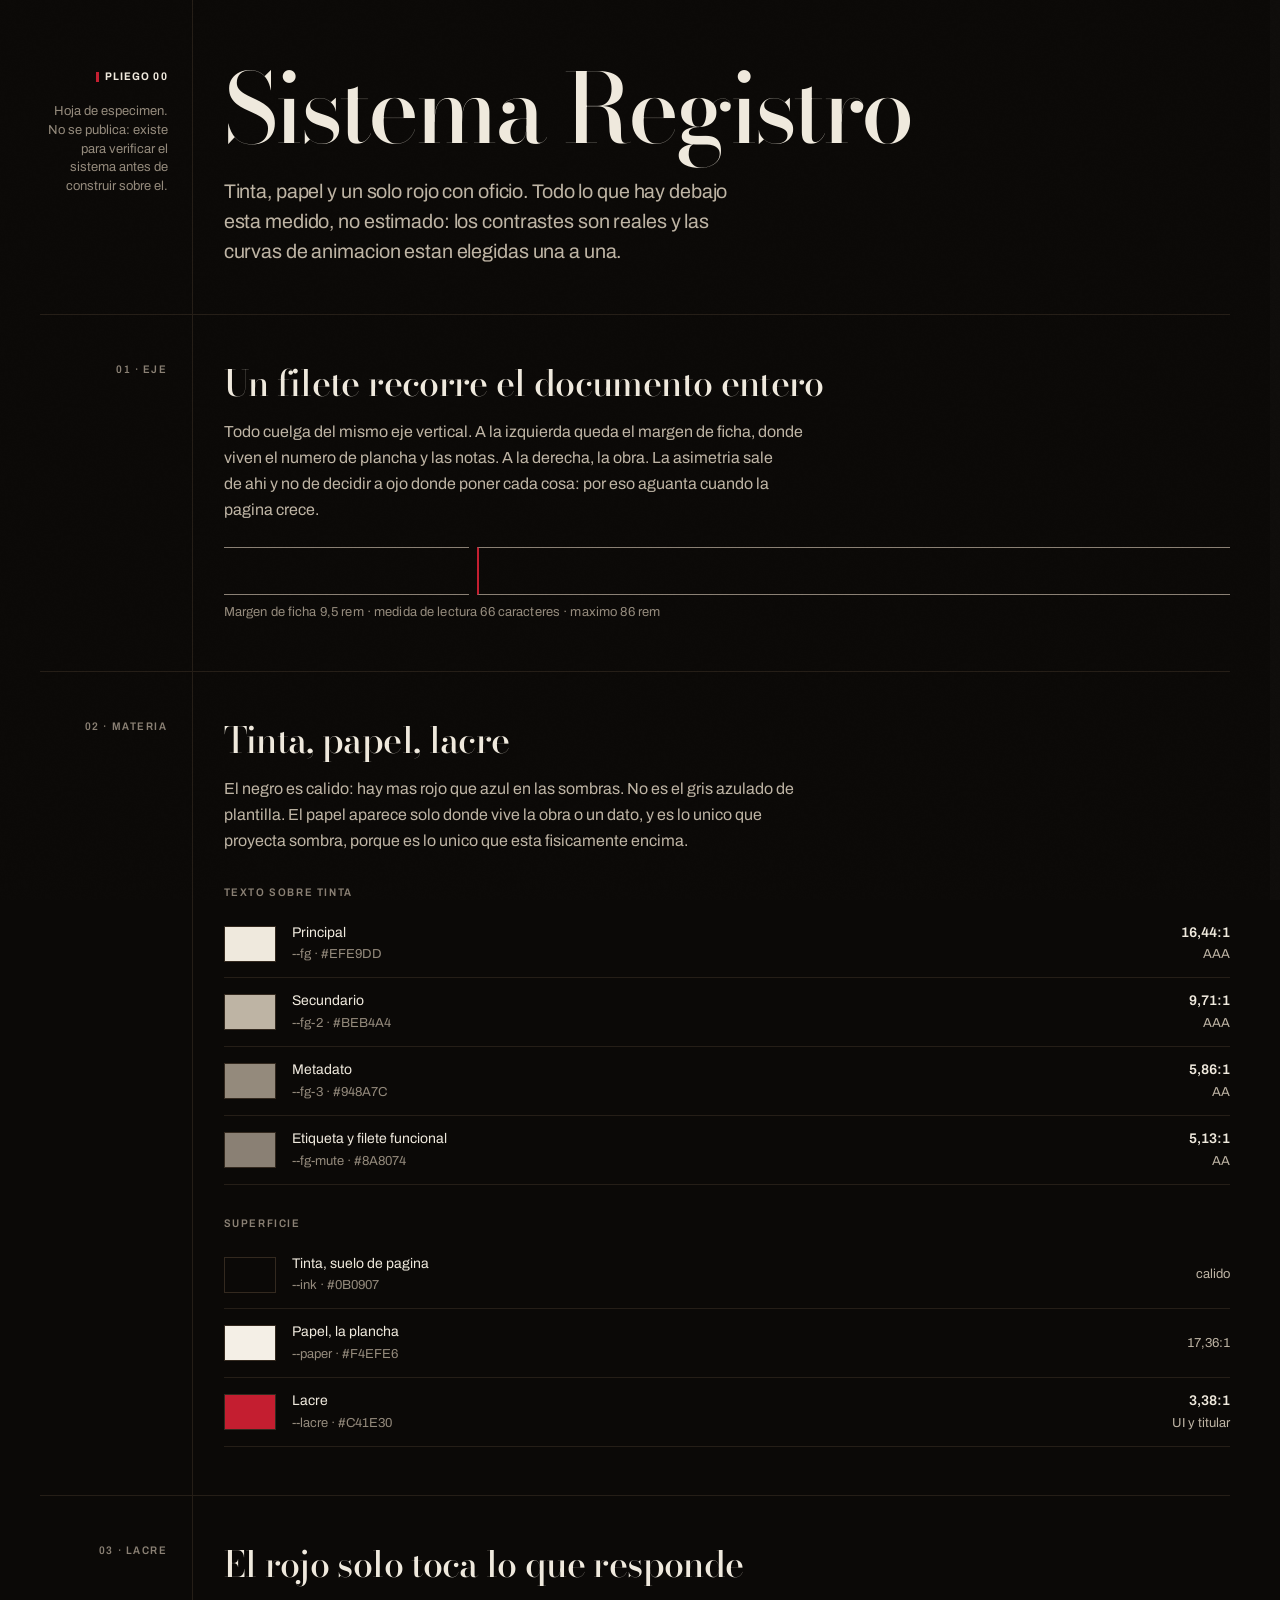
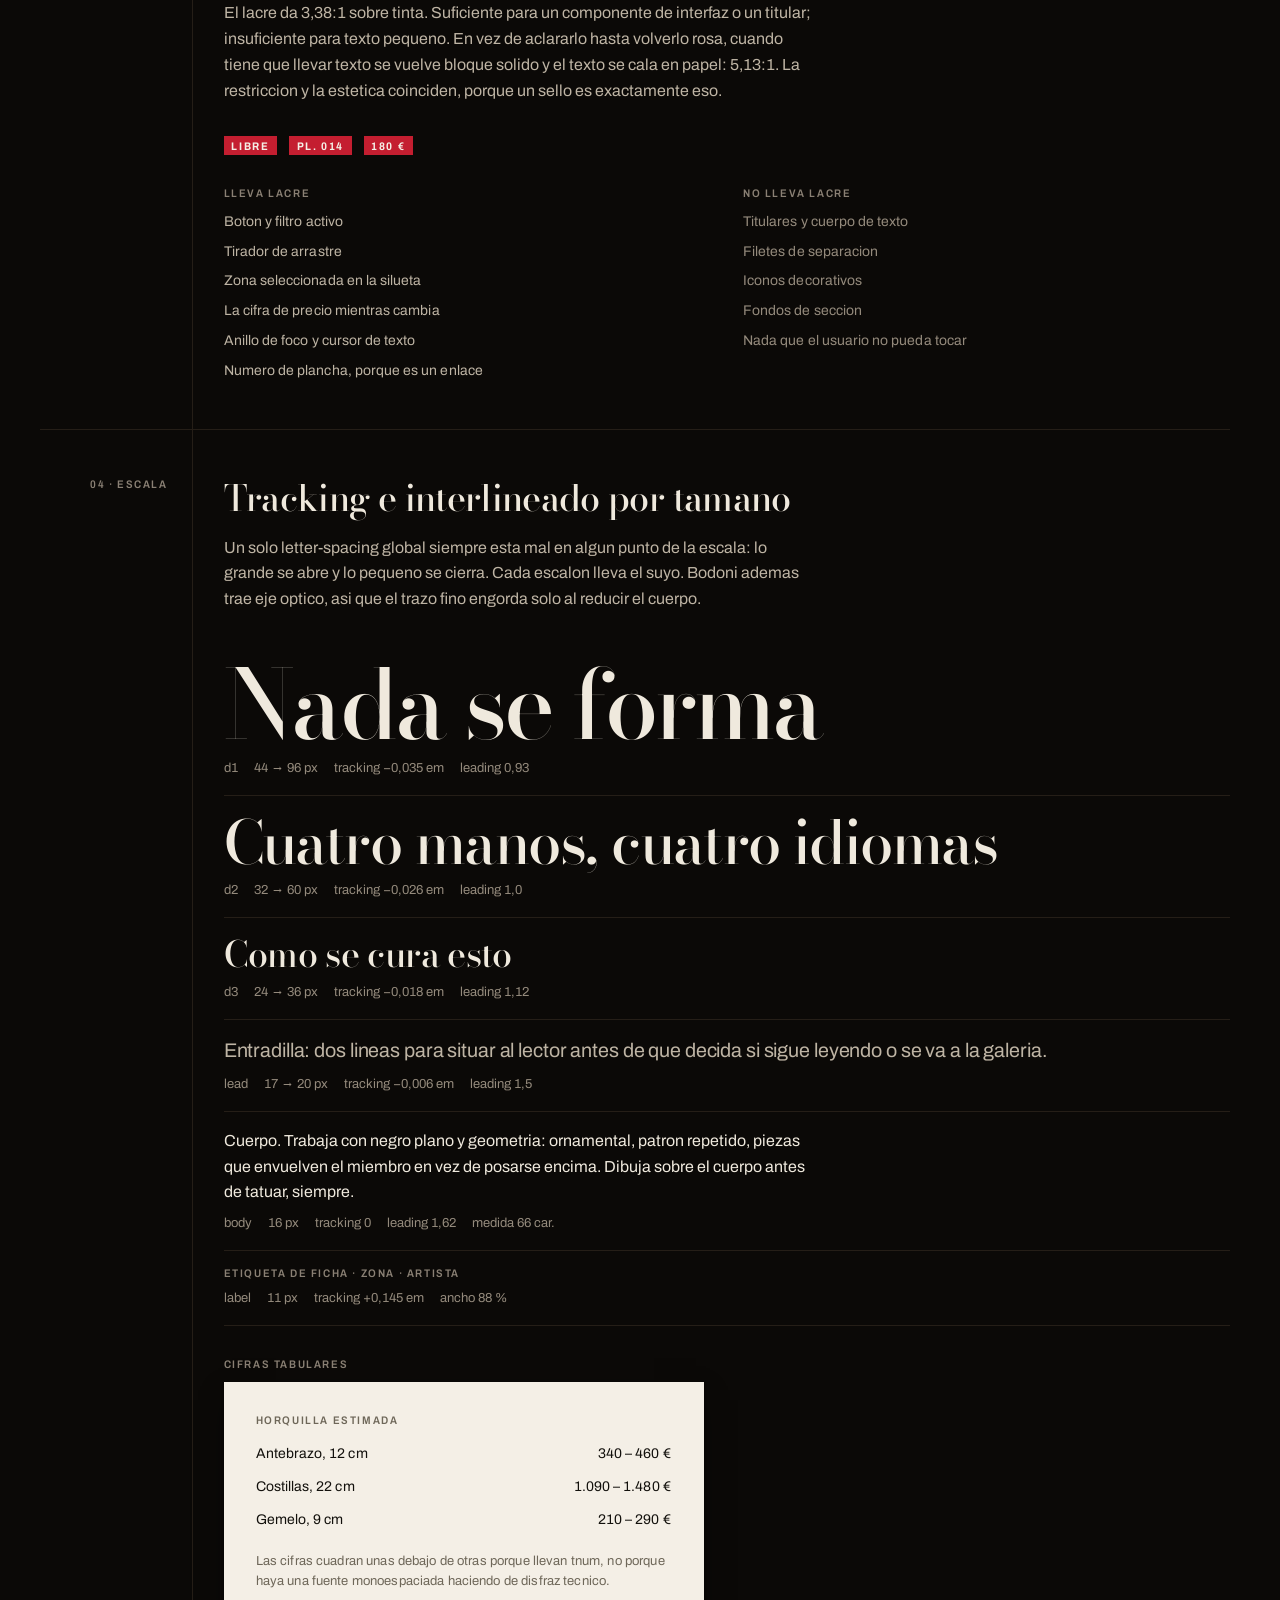
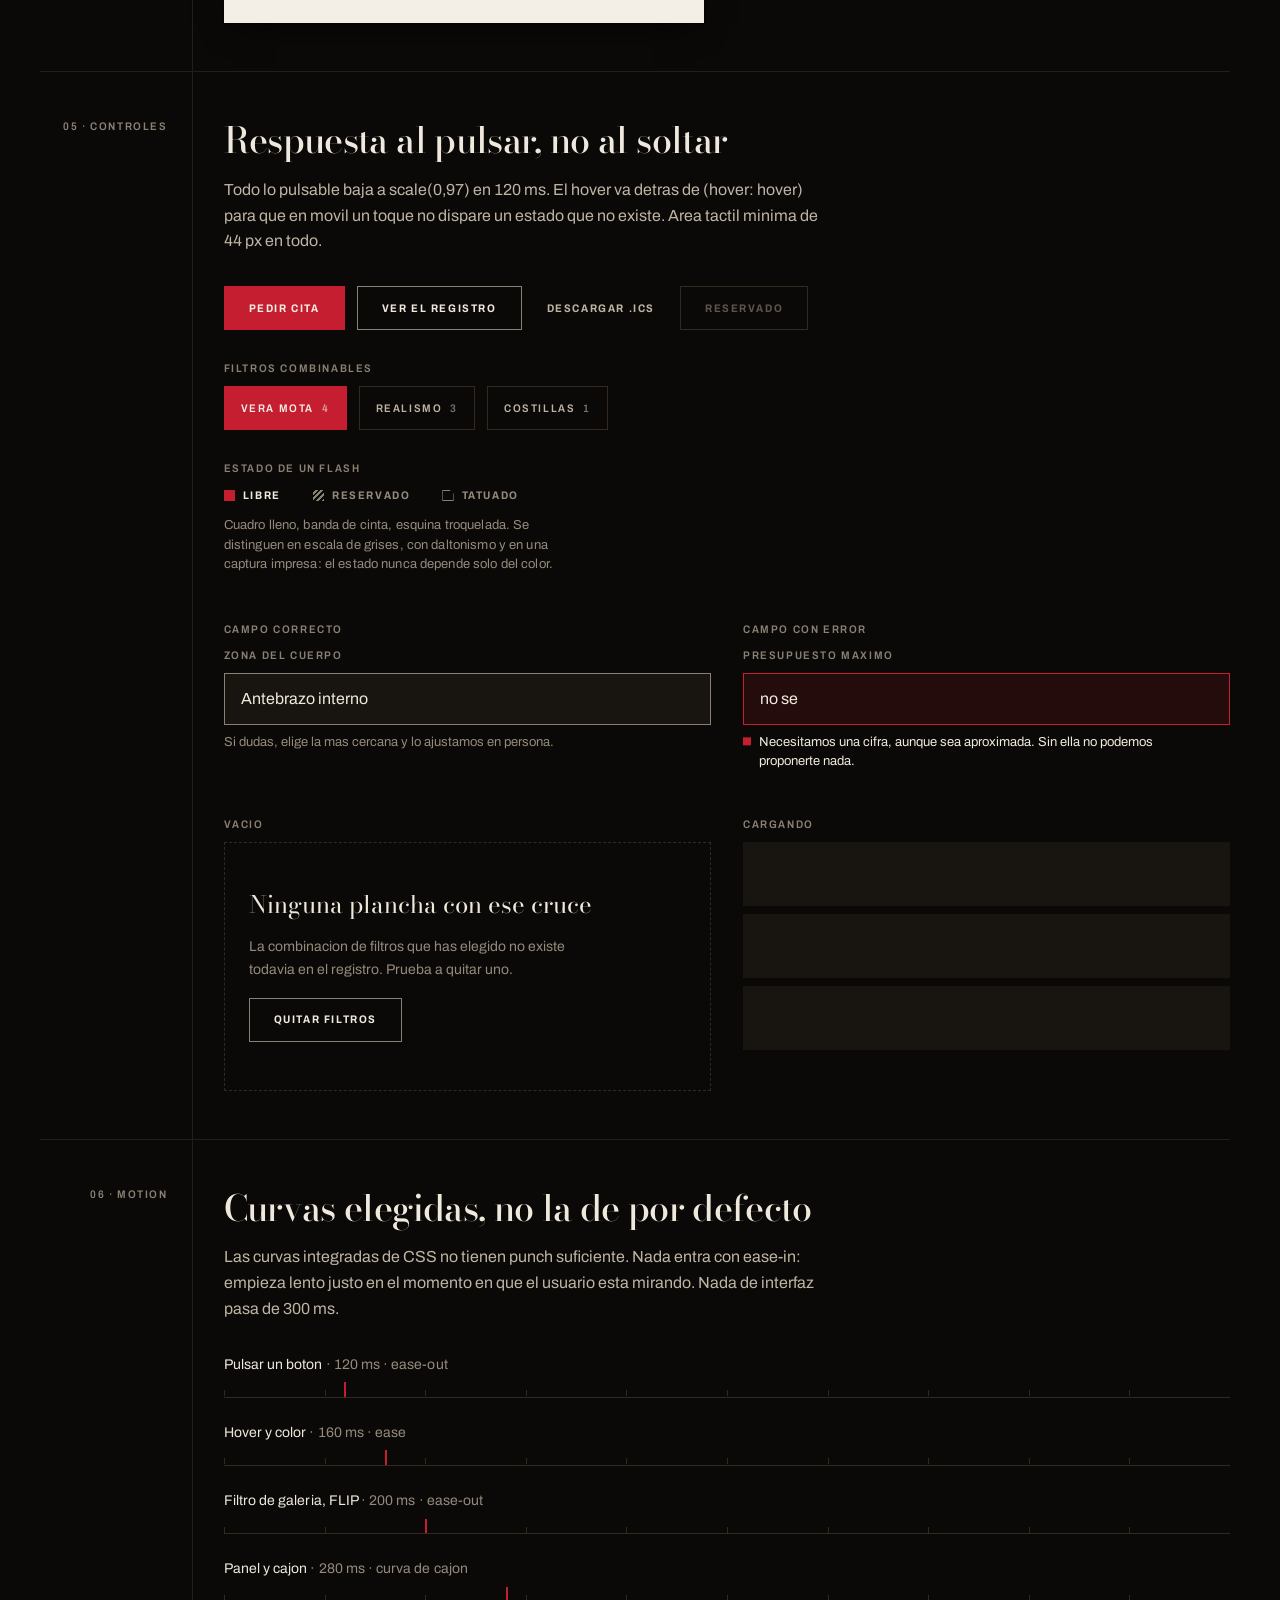
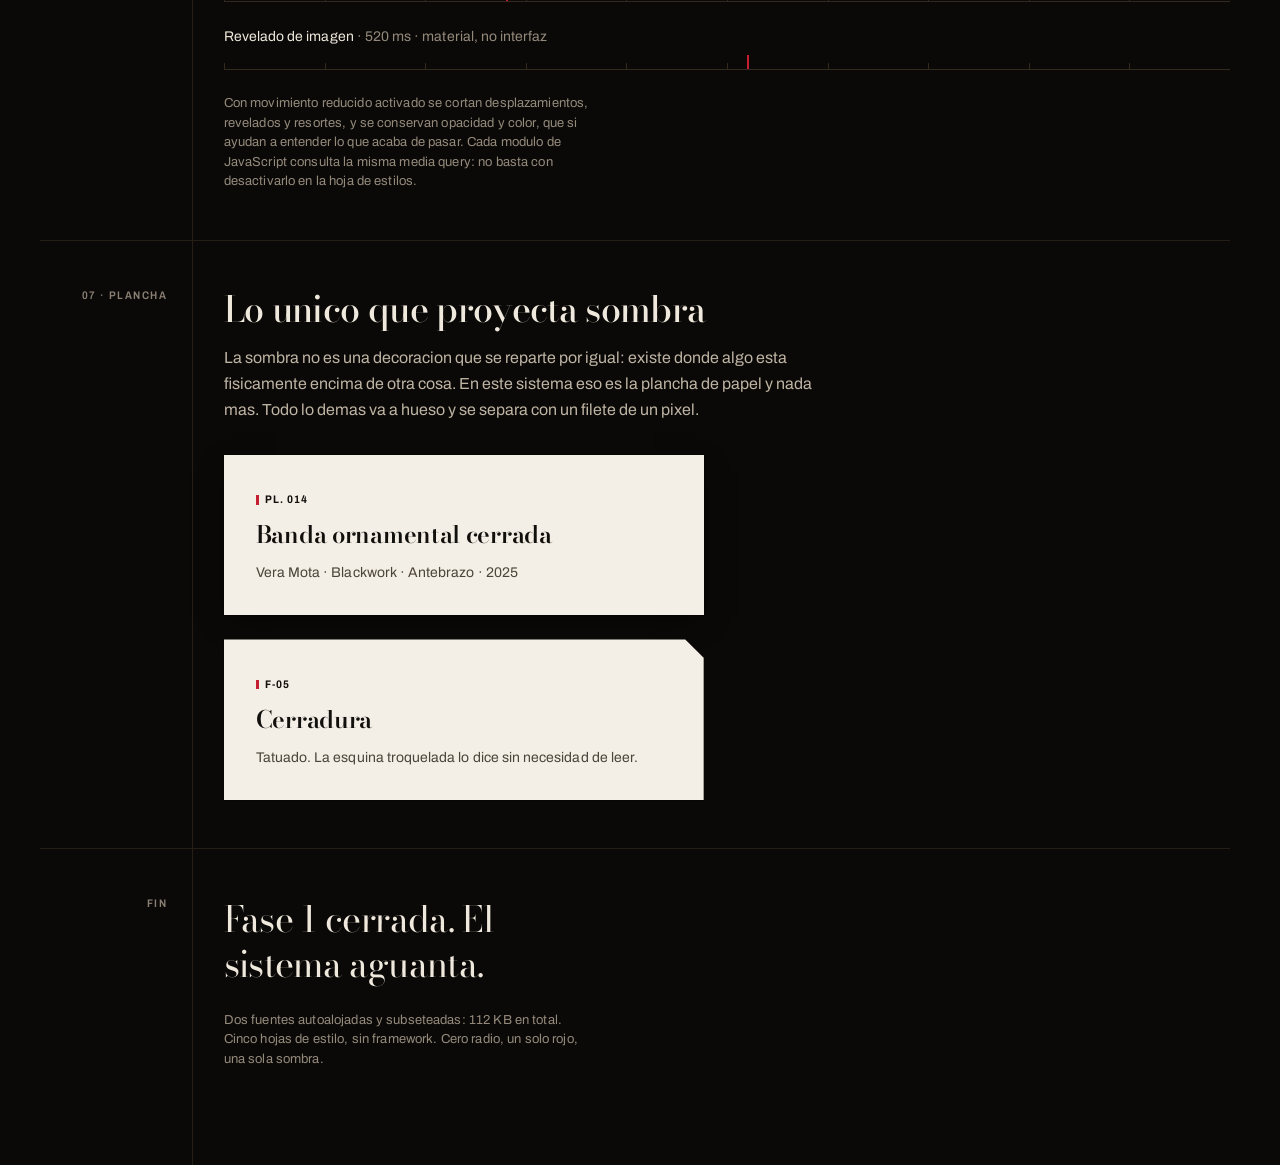
<file: sistema.html>
<!DOCTYPE html>
<html lang="es">
<head>
<meta charset="utf-8">
<meta name="viewport" content="width=device-width, initial-scale=1">
<title>Pliego de muestra · Sistema Registro · NIGREDO</title>
<meta name="description" content="Hoja de especimen del sistema de diseno Registro: tinta, papel, lacre, escala tipografica, eje y componentes.">
<meta name="robots" content="noindex">

<link rel="preload" href="assets/fonts/bodoni-moda-var.woff2" as="font" type="font/woff2" crossorigin>
<link rel="stylesheet" href="css/tokens.css">
<link rel="stylesheet" href="css/base.css">
<link rel="stylesheet" href="css/type.css">
<link rel="stylesheet" href="css/layout.css">
<link rel="stylesheet" href="css/components.css">

<style>
  /* Estilos propios de esta hoja de especimen. No forman parte del sistema. */
  .spec__head { padding-block: var(--s8) var(--s7); }
  .spec__sect { padding-block: var(--s7); border-top: var(--hair) solid var(--rule); }

  .swatch {
    display: grid;
    grid-template-columns: 3.25rem minmax(0, 1fr) auto;
    align-items: center;
    gap: var(--s4);
    padding-block: var(--s3);
    border-bottom: var(--hair) solid var(--rule);
  }
  .swatch__chip { height: 2.25rem; border: var(--hair) solid var(--rule-lit); }
  .swatch__name { font-size: var(--fs-sm); }
  .swatch__hex  { display: block; color: var(--fg-3); font-size: var(--fs-xs); }
  .swatch__ratio {
    font-size: var(--fs-xs); color: var(--fg-2); text-align: right;
    font-variant-numeric: tabular-nums lining-nums;
  }
  .swatch__ratio b { display: block; color: var(--fg); font-size: var(--fs-sm); font-weight: 600; }

  .scale__row { padding-block: var(--s4); border-bottom: var(--hair) solid var(--rule); }
  .scale__meta {
    display: flex; flex-wrap: wrap; gap: var(--s4);
    margin-top: var(--s2); color: var(--fg-3); font-size: var(--fs-xs);
    font-variant-numeric: tabular-nums lining-nums;
  }
  .scale__meta span { white-space: nowrap; }

  .demo { display: flex; flex-wrap: wrap; gap: var(--s3); align-items: center; }
  .demo--col { flex-direction: column; align-items: stretch; gap: var(--s5); }

  .plate-demo { padding: var(--s6); max-width: 30rem; }

  /* Escala de instrumento: filete graduado + una marca de indice en lacre.
     La barra mide; no es un control, asi que no se rellena de rojo.          */
  .rulers { display: grid; gap: var(--s5); }
  .ruler { display: grid; gap: var(--s2); }
  .ruler__bar {
    position: relative; height: 0.9rem;
    border-bottom: var(--hair) solid var(--rule-lit);
    background-image: repeating-linear-gradient(
      to right, var(--rule-lit) 0 1px, transparent 1px 10%);
    background-position: bottom; background-size: 100% 0.4rem;
    background-repeat: no-repeat;
  }
  .ruler__idx {
    position: absolute; bottom: 0; width: 2px; height: 0.9rem;
    background: var(--lacre);
  }

  /* Diagrama del eje: dos campos medidos con filete, sin relleno.            */
  .grid-proof {
    display: grid; grid-template-columns: repeat(12, 1fr); gap: var(--s2);
    height: 3rem; margin-top: var(--s5);
  }
  .grid-proof > i {
    border-top: var(--hair) solid var(--rule-fn);
    border-bottom: var(--hair) solid var(--rule-fn);
  }
  .grid-proof > i[data-eje] { border-left: 2px solid var(--lacre); }
</style>
</head>

<body>
<!--
  DIRECCION · NIGREDO · surface: sistema de diseno

  THESIS: Un estudio de tatuaje tratado como registro de obra: cada pieza es una
  plancha numerada y citable. Rechaza la rejilla de tarjetas iguales con icono
  arriba que usa por defecto todo negocio local.

  OWN-WORLD: Tinta negra calida (#0B0907). Un unico papel hueso (#F4EFE6) que
  aparece solo donde vive la obra o un dato. Un unico lacre (#C41E30) que solo
  toca lo manipulable. Filetes de 1px, cero radio en toda la web, sombra
  unicamente bajo el papel. Bodoni Moda con eje opsz real sobre Archivo variable.

  STORY: El visitante ve criterio antes que precio, entiende que artista le
  corresponde, y llega al formulario con la solicitud ya estructurada.

  FIRST VIEWPORT: Eje vertical a 9.5rem del borde. Numero de plancha en el
  margen izquierdo. Titular Bodoni a 6rem colgando del eje. Obra a sangre a la
  derecha, sin marco.

  FORM: Registro de especimenes grabado. Candidato 3 de la lista ordenada.

  FINISH: unreviewed and undocumented is unfinished; this build ends with the
  finish review, the verdict, and DESIGN.md
-->

<a class="skip" href="#main">Saltar al contenido</a>

<div class="page">
  <main id="main">

    <!-- ================= CABECERA ================= -->
    <header class="reg spec__head">
      <div class="reg__margin">
        <p class="plate-no">PLIEGO&nbsp;00</p>
        <p class="marginalia only-desk" style="margin-top:var(--s3)">
          Hoja de especimen. No se publica: existe para verificar el sistema
          antes de construir sobre el.
        </p>
      </div>
      <div class="reg__body">
        <h1 class="d1">Sistema Registro</h1>
        <p class="lead" style="margin-top:var(--s5)">
          Tinta, papel y un solo rojo con oficio. Todo lo que hay debajo esta
          medido, no estimado: los contrastes son reales y las curvas de
          animacion estan elegidas una a una.
        </p>
      </div>
    </header>

    <!-- ================= 01 · EL EJE ================= -->
    <section class="reg spec__sect">
      <div class="reg__margin">
        <p class="label">01 · Eje</p>
      </div>
      <div class="reg__body">
        <h2 class="d3">Un filete recorre el documento entero</h2>
        <p class="body fg-2" style="margin-top:var(--s4)">
          Todo cuelga del mismo eje vertical. A la izquierda queda el margen de
          ficha, donde viven el numero de plancha y las notas. A la derecha, la
          obra. La asimetria sale de ahi y no de decidir a ojo donde poner cada
          cosa: por eso aguanta cuando la pagina crece.
        </p>
        <p class="marginalia only-mobile" style="margin-top:var(--s4);max-width:none">
          En movil el eje desaparece y el margen pasa a leerse encima del bloque.
          No hay sitio para dos columnas por debajo de 960 px, y fingirlo es peor
          que quitarlo.
        </p>
        <div class="grid-proof" aria-hidden="true">
          <i style="grid-column: 1 / 4"></i>
          <i data-eje style="grid-column: 4 / 13"></i>
        </div>
        <p class="xs fg-3" style="margin-top:var(--s2)">
          Margen de ficha 9,5 rem · medida de lectura 66 caracteres · maximo 86 rem
        </p>
      </div>
    </section>

    <!-- ================= 02 · TINTA Y PAPEL ================= -->
    <section class="reg spec__sect">
      <div class="reg__margin">
        <p class="label">02 · Materia</p>
      </div>
      <div class="reg__body">
        <h2 class="d3">Tinta, papel, lacre</h2>
        <p class="body fg-2" style="margin-top:var(--s4)">
          El negro es calido: hay mas rojo que azul en las sombras. No es el
          gris azulado de plantilla. El papel aparece solo donde vive la obra o
          un dato, y es lo unico que proyecta sombra, porque es lo unico que
          esta fisicamente encima.
        </p>

        <div style="margin-top:var(--s6)">
          <p class="label" style="margin-bottom:var(--s3)">Texto sobre tinta</p>
          <div class="swatch">
            <span class="swatch__chip" style="background:#EFE9DD"></span>
            <span class="swatch__name">Principal<span class="swatch__hex">--fg · #EFE9DD</span></span>
            <span class="swatch__ratio"><b>16,44:1</b>AAA</span>
          </div>
          <div class="swatch">
            <span class="swatch__chip" style="background:#BEB4A4"></span>
            <span class="swatch__name">Secundario<span class="swatch__hex">--fg-2 · #BEB4A4</span></span>
            <span class="swatch__ratio"><b>9,71:1</b>AAA</span>
          </div>
          <div class="swatch">
            <span class="swatch__chip" style="background:#948A7C"></span>
            <span class="swatch__name">Metadato<span class="swatch__hex">--fg-3 · #948A7C</span></span>
            <span class="swatch__ratio"><b>5,86:1</b>AA</span>
          </div>
          <div class="swatch">
            <span class="swatch__chip" style="background:#8A8074"></span>
            <span class="swatch__name">Etiqueta y filete funcional<span class="swatch__hex">--fg-mute · #8A8074</span></span>
            <span class="swatch__ratio"><b>5,13:1</b>AA</span>
          </div>
        </div>

        <div style="margin-top:var(--s6)">
          <p class="label" style="margin-bottom:var(--s3)">Superficie</p>
          <div class="swatch">
            <span class="swatch__chip" style="background:#0B0907"></span>
            <span class="swatch__name">Tinta, suelo de pagina<span class="swatch__hex">--ink · #0B0907</span></span>
            <span class="swatch__ratio">calido</span>
          </div>
          <div class="swatch">
            <span class="swatch__chip" style="background:#F4EFE6"></span>
            <span class="swatch__name">Papel, la plancha<span class="swatch__hex">--paper · #F4EFE6</span></span>
            <span class="swatch__ratio">17,36:1</span>
          </div>
          <div class="swatch">
            <span class="swatch__chip" style="background:#C41E30"></span>
            <span class="swatch__name">Lacre<span class="swatch__hex">--lacre · #C41E30</span></span>
            <span class="swatch__ratio"><b>3,38:1</b>UI y titular</span>
          </div>
        </div>
      </div>
    </section>

    <!-- ================= 03 · LA REGLA DEL LACRE ================= -->
    <section class="reg spec__sect">
      <div class="reg__margin">
        <p class="label">03 · Lacre</p>
      </div>
      <div class="reg__body">
        <h2 class="d3">El rojo solo toca lo que responde</h2>
        <p class="body fg-2" style="margin-top:var(--s4)">
          El lacre da <span class="num">3,38:1</span> sobre tinta. Suficiente
          para un componente de interfaz o un titular; insuficiente para texto
          pequeno. En vez de aclararlo hasta volverlo rosa, cuando tiene que
          llevar texto se vuelve bloque solido y el texto se cala en papel:
          <span class="num">5,13:1</span>. La restriccion y la estetica coinciden,
          porque un sello es exactamente eso.
        </p>

        <div class="demo" style="margin-top:var(--s6)">
          <span class="stamp">Libre</span>
          <span class="stamp">PL.&nbsp;014</span>
          <span class="stamp">180&nbsp;&euro;</span>
        </div>

        <div class="cols cols--2" style="margin-top:var(--s6)">
          <div>
            <p class="label" style="margin-bottom:var(--s3)">Lleva lacre</p>
            <ul class="stack--tight sm fg-2" role="list" style="display:grid">
              <li>Boton y filtro activo</li>
              <li>Tirador de arrastre</li>
              <li>Zona seleccionada en la silueta</li>
              <li>La cifra de precio mientras cambia</li>
              <li>Anillo de foco y cursor de texto</li>
              <li>Numero de plancha, porque es un enlace</li>
            </ul>
          </div>
          <div>
            <p class="label" style="margin-bottom:var(--s3)">No lleva lacre</p>
            <ul class="stack--tight sm fg-3" role="list" style="display:grid">
              <li>Titulares y cuerpo de texto</li>
              <li>Filetes de separacion</li>
              <li>Iconos decorativos</li>
              <li>Fondos de seccion</li>
              <li>Nada que el usuario no pueda tocar</li>
            </ul>
          </div>
        </div>
      </div>
    </section>

    <!-- ================= 04 · ESCALA ================= -->
    <section class="reg spec__sect">
      <div class="reg__margin">
        <p class="label">04 · Escala</p>
      </div>
      <div class="reg__body">
        <h2 class="d3">Tracking e interlineado por tamano</h2>
        <p class="body fg-2" style="margin-top:var(--s4)">
          Un solo <span class="num">letter-spacing</span> global siempre esta
          mal en algun punto de la escala: lo grande se abre y lo pequeno se
          cierra. Cada escalon lleva el suyo. Bodoni ademas trae eje optico, asi
          que el trazo fino engorda solo al reducir el cuerpo.
        </p>

        <div style="margin-top:var(--s6)">
          <div class="scale__row">
            <p class="d1">Nada se forma</p>
            <p class="scale__meta"><span>d1</span><span>44 → 96 px</span><span>tracking −0,035 em</span><span>leading 0,93</span></p>
          </div>
          <div class="scale__row">
            <p class="d2">Cuatro manos, cuatro idiomas</p>
            <p class="scale__meta"><span>d2</span><span>32 → 60 px</span><span>tracking −0,026 em</span><span>leading 1,0</span></p>
          </div>
          <div class="scale__row">
            <p class="d3">Como se cura esto</p>
            <p class="scale__meta"><span>d3</span><span>24 → 36 px</span><span>tracking −0,018 em</span><span>leading 1,12</span></p>
          </div>
          <div class="scale__row">
            <p class="lead" style="max-width:none">Entradilla: dos lineas para situar al lector antes de que decida si sigue leyendo o se va a la galeria.</p>
            <p class="scale__meta"><span>lead</span><span>17 → 20 px</span><span>tracking −0,006 em</span><span>leading 1,5</span></p>
          </div>
          <div class="scale__row">
            <p class="body">Cuerpo. Trabaja con negro plano y geometria: ornamental, patron repetido, piezas que envuelven el miembro en vez de posarse encima. Dibuja sobre el cuerpo antes de tatuar, siempre.</p>
            <p class="scale__meta"><span>body</span><span>16 px</span><span>tracking 0</span><span>leading 1,62</span><span>medida 66 car.</span></p>
          </div>
          <div class="scale__row">
            <p class="label">Etiqueta de ficha · zona · artista</p>
            <p class="scale__meta"><span>label</span><span>11 px</span><span>tracking +0,145 em</span><span>ancho 88 %</span></p>
          </div>
        </div>

        <p class="label" style="margin-top:var(--s6);margin-bottom:var(--s3)">Cifras tabulares</p>
        <div class="plate plate-demo on-paper">
          <table class="num sm" style="width:100%;border-collapse:collapse">
            <caption class="label" style="text-align:left;margin-bottom:var(--s3)">Horquilla estimada</caption>
            <tbody>
              <tr><td style="padding:.35rem 0">Antebrazo, 12 cm</td><td style="text-align:right">340 – 460 &euro;</td></tr>
              <tr><td style="padding:.35rem 0">Costillas, 22 cm</td><td style="text-align:right">1.090 – 1.480 &euro;</td></tr>
              <tr><td style="padding:.35rem 0">Gemelo, 9 cm</td><td style="text-align:right">210 – 290 &euro;</td></tr>
            </tbody>
          </table>
          <p class="xs" style="margin-top:var(--s4);color:var(--plate-fg-3)">
            Las cifras cuadran unas debajo de otras porque llevan tnum, no porque
            haya una fuente monoespaciada haciendo de disfraz tecnico.
          </p>
        </div>
      </div>
    </section>

    <!-- ================= 05 · COMPONENTES ================= -->
    <section class="reg spec__sect">
      <div class="reg__margin">
        <p class="label">05 · Controles</p>
      </div>
      <div class="reg__body">
        <h2 class="d3">Respuesta al pulsar, no al soltar</h2>
        <p class="body fg-2" style="margin-top:var(--s4)">
          Todo lo pulsable baja a <span class="num">scale(0,97)</span> en
          <span class="num">120 ms</span>. El hover va detras de
          <span class="num">(hover: hover)</span> para que en movil un toque no
          dispare un estado que no existe. Area tactil minima de
          <span class="num">44 px</span> en todo.
        </p>

        <div class="demo" style="margin-top:var(--s6)">
          <button class="btn btn--stamp" type="button">Pedir cita</button>
          <button class="btn" type="button">Ver el registro</button>
          <button class="btn btn--quiet" type="button">Descargar .ics</button>
          <button class="btn" type="button" disabled>Reservado</button>
        </div>

        <p class="label" style="margin-top:var(--s6);margin-bottom:var(--s3)">Filtros combinables</p>
        <div class="demo">
          <button class="chip" type="button" aria-pressed="true">Vera Mota <span class="chip__count">4</span></button>
          <button class="chip" type="button" aria-pressed="false">Realismo <span class="chip__count">3</span></button>
          <button class="chip" type="button" aria-pressed="false">Costillas <span class="chip__count">1</span></button>
        </div>

        <p class="label" style="margin-top:var(--s6);margin-bottom:var(--s3)">Estado de un flash</p>
        <div class="demo" style="gap:var(--s6)">
          <span class="mark mark--libre">Libre</span>
          <span class="mark mark--reservado">Reservado</span>
          <span class="mark mark--tatuado">Tatuado</span>
        </div>
        <p class="xs fg-3" style="margin-top:var(--s3);max-width:48ch">
          Cuadro lleno, banda de cinta, esquina troquelada. Se distinguen en
          escala de grises, con daltonismo y en una captura impresa: el estado
          nunca depende solo del color.
        </p>

        <div class="cols cols--2" style="margin-top:var(--s7)">
          <div>
            <p class="label" style="margin-bottom:var(--s3)">Campo correcto</p>
            <div class="field">
              <label class="field__label" for="d1">Zona del cuerpo</label>
              <input class="input" id="d1" type="text" value="Antebrazo interno">
              <p class="field__hint">Si dudas, elige la mas cercana y lo ajustamos en persona.</p>
            </div>
          </div>
          <div>
            <p class="label" style="margin-bottom:var(--s3)">Campo con error</p>
            <div class="field" data-invalid>
              <label class="field__label" for="d2">Presupuesto maximo</label>
              <input class="input" id="d2" type="text" value="no se" aria-describedby="d2e" aria-invalid="true">
              <p class="field__error" id="d2e">Necesitamos una cifra, aunque sea aproximada. Sin ella no podemos proponerte nada.</p>
            </div>
          </div>
        </div>

        <div class="cols cols--2" style="margin-top:var(--s7)">
          <div>
            <p class="label" style="margin-bottom:var(--s3)">Vacio</p>
            <div class="state">
              <p class="state__title">Ninguna plancha con ese cruce</p>
              <p class="state__text">La combinacion de filtros que has elegido no existe todavia en el registro. Prueba a quitar uno.</p>
              <button class="btn" type="button">Quitar filtros</button>
            </div>
          </div>
          <div>
            <p class="label" style="margin-bottom:var(--s3)">Cargando</p>
            <div class="skeleton" style="height:4rem"></div>
            <div class="skeleton" style="height:4rem;margin-top:var(--s2)"></div>
            <div class="skeleton" style="height:4rem;margin-top:var(--s2)"></div>
          </div>
        </div>
      </div>
    </section>

    <!-- ================= 06 · MOTION ================= -->
    <section class="reg spec__sect">
      <div class="reg__margin">
        <p class="label">06 · Motion</p>
      </div>
      <div class="reg__body">
        <h2 class="d3">Curvas elegidas, no la de por defecto</h2>
        <p class="body fg-2" style="margin-top:var(--s4)">
          Las curvas integradas de CSS no tienen punch suficiente. Nada entra con
          <span class="num">ease-in</span>: empieza lento justo en el momento en
          que el usuario esta mirando. Nada de interfaz pasa de
          <span class="num">300 ms</span>.
        </p>

        <div class="rulers" style="margin-top:var(--s6)">
          <div class="ruler">
            <p class="sm">Pulsar un boton <span class="fg-3 num">· 120 ms · ease-out</span></p>
            <div class="ruler__bar"><i class="ruler__idx" style="left:12%"></i></div>
          </div>
          <div class="ruler">
            <p class="sm">Hover y color <span class="fg-3 num">· 160 ms · ease</span></p>
            <div class="ruler__bar"><i class="ruler__idx" style="left:16%"></i></div>
          </div>
          <div class="ruler">
            <p class="sm">Filtro de galeria, FLIP <span class="fg-3 num">· 200 ms · ease-out</span></p>
            <div class="ruler__bar"><i class="ruler__idx" style="left:20%"></i></div>
          </div>
          <div class="ruler">
            <p class="sm">Panel y cajon <span class="fg-3 num">· 280 ms · curva de cajon</span></p>
            <div class="ruler__bar"><i class="ruler__idx" style="left:28%"></i></div>
          </div>
          <div class="ruler">
            <p class="sm">Revelado de imagen <span class="fg-3 num">· 520 ms · material, no interfaz</span></p>
            <div class="ruler__bar"><i class="ruler__idx" style="left:52%"></i></div>
          </div>
        </div>

        <p class="xs fg-3" style="margin-top:var(--s5);max-width:56ch">
          Con movimiento reducido activado se cortan desplazamientos, revelados y
          resortes, y se conservan opacidad y color, que si ayudan a entender lo
          que acaba de pasar. Cada modulo de JavaScript consulta la misma media
          query: no basta con desactivarlo en la hoja de estilos.
        </p>
      </div>
    </section>

    <!-- ================= 07 · PLANCHA ================= -->
    <section class="reg spec__sect">
      <div class="reg__margin">
        <p class="label">07 · Plancha</p>
      </div>
      <div class="reg__body">
        <h2 class="d3">Lo unico que proyecta sombra</h2>
        <p class="body fg-2" style="margin-top:var(--s4)">
          La sombra no es una decoracion que se reparte por igual: existe donde
          algo esta fisicamente encima de otra cosa. En este sistema eso es la
          plancha de papel y nada mas. Todo lo demas va a hueso y se separa con
          un filete de un pixel.
        </p>
        <div class="demo demo--col" style="margin-top:var(--s6)">
          <div class="plate plate-demo on-paper">
            <p class="plate-no">PL.&nbsp;014</p>
            <p class="d4" style="margin-top:var(--s2)">Banda ornamental cerrada</p>
            <p class="sm" style="margin-top:var(--s3);color:var(--plate-fg-2)">
              Vera Mota · Blackwork · Antebrazo · 2025
            </p>
          </div>
          <div class="plate plate--punched plate-demo on-paper">
            <p class="plate-no">F-05</p>
            <p class="d4" style="margin-top:var(--s2)">Cerradura</p>
            <p class="sm" style="margin-top:var(--s3);color:var(--plate-fg-2)">
              Tatuado. La esquina troquelada lo dice sin necesidad de leer.
            </p>
          </div>
        </div>
      </div>
    </section>

    <footer class="reg spec__sect" style="padding-bottom:var(--s9)">
      <div class="reg__margin"><p class="label">Fin</p></div>
      <div class="reg__body">
        <p class="statement">Fase 1 cerrada. El sistema aguanta.</p>
        <p class="xs fg-3" style="margin-top:var(--s5);max-width:52ch">
          Dos fuentes autoalojadas y subseteadas: 112 KB en total.
          Cinco hojas de estilo, sin framework. Cero radio, un solo rojo,
          una sola sombra.
        </p>
      </div>
    </footer>

  </main>
</div>
</body>
</html>
</file>
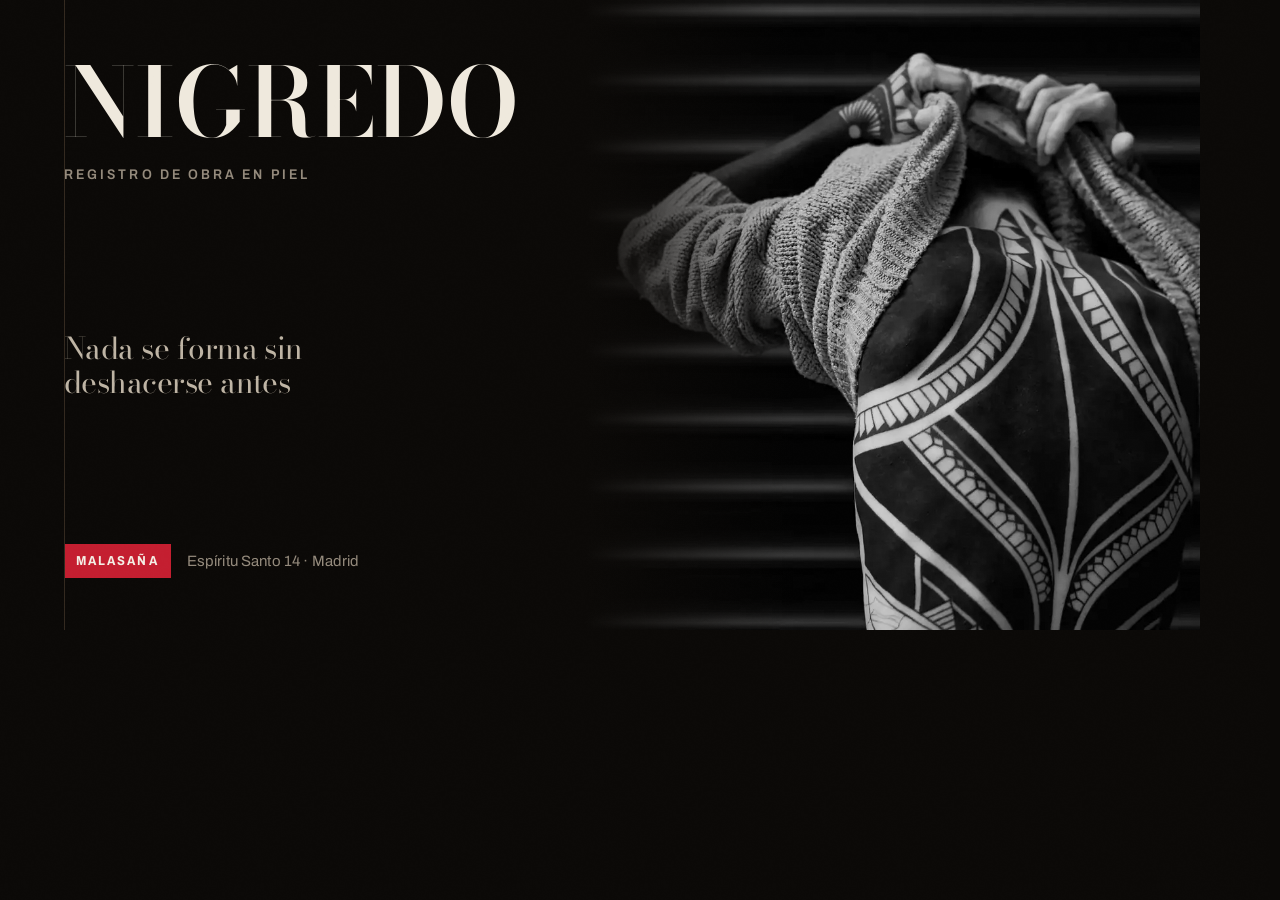
<file: tools/og.html>
<!DOCTYPE html>
<html lang="es">
<head>
<meta charset="utf-8">
<title>og</title>
<!--
  Plantilla de la imagen de Open Graph. Se captura a 1200x630 y se guarda en
  assets/img/og.png con:  python tools/make-og.py

  Se monta con el HTML y las fuentes de la propia web en vez de dibujarla en
  un editor: así la tarjeta que sale en WhatsApp usa el mismo Bodoni, el mismo
  negro cálido y el mismo lacre que el sitio. Si cambias la marca, cambia sola.
-->
<link rel="stylesheet" href="../css/tokens.css">
<link rel="stylesheet" href="../css/base.css">
<link rel="stylesheet" href="../css/type.css">
<style>
  html, body { margin: 0; padding: 0; }
  body { width: 1200px; height: 630px; overflow: hidden; }

  .og {
    position: relative;
    display: grid;
    grid-template-columns: 1fr 1.05fr;
    width: 1200px; height: 630px;
    background: var(--ink);
  }
  .og__texto {
    display: flex;
    flex-direction: column;
    justify-content: space-between;
    padding: 58px 54px 52px 64px;
  }
  /* El eje, igual que en la web */
  .og__texto::after {
    content: "";
    position: absolute;
    left: 0; top: 0; bottom: 0;
    width: 1px;
    background: var(--rule-lit);
    transform: translateX(64px);
  }
  .og__marca {
    font-family: var(--ff-display);
    font-optical-sizing: auto;
    font-size: 96px;
    font-weight: 600;
    line-height: .92;
    letter-spacing: .01em;
    color: var(--fg);
  }
  .og__lema {
    margin-top: 18px;
    font-size: 14px;
    font-weight: 600;
    font-stretch: 88%;
    letter-spacing: .22em;
    text-transform: uppercase;
    color: var(--fg-3);
  }
  .og__frase {
    font-family: var(--ff-display);
    font-optical-sizing: auto;
    font-size: 30px;
    line-height: 1.16;
    letter-spacing: -.018em;
    color: var(--fg-2);
    max-width: 15ch;
  }
  .og__pie { display: flex; align-items: center; gap: 16px; }
  .og__sello {
    background: var(--lacre);
    color: var(--paper);
    padding: 7px 12px 6px;
    font-size: 13px;
    font-weight: 700;
    font-stretch: 88%;
    letter-spacing: .16em;
    text-transform: uppercase;
  }
  .og__dir { font-size: 15px; color: var(--fg-3); letter-spacing: .01em; }

  .og__foto { position: relative; overflow: hidden; }
  .og__foto img { width: 100%; height: 100%; object-fit: cover; }
  /* Degradado de unión: la foto no debe cortarse a hueso contra el texto. */
  .og__foto::after {
    content: "";
    position: absolute; inset: 0;
    background: linear-gradient(90deg, var(--ink) 0%, transparent 34%);
  }
</style>
</head>
<body>
  <div class="og">
    <div class="og__texto">
      <div>
        <p class="og__marca">NIGREDO</p>
        <p class="og__lema">Registro de obra en piel</p>
      </div>
      <p class="og__frase">Nada se forma sin deshacerse antes</p>
      <div class="og__pie">
        <span class="og__sello">Malasaña</span>
        <span class="og__dir">Espíritu Santo 14 · Madrid</span>
      </div>
    </div>
    <div class="og__foto">
      <img src="../assets/img/hero-1200.webp" alt="">
    </div>
  </div>
</body>
</html>
</file>
<file: css/tokens.css>
/* =============================================================================
   NIGREDO · TOKENS
   Mundo visual: REGISTRO — atlas anatomico grabado, registro de especimenes.
   Regla dura: el lacre solo toca lo manipulable. Nunca decora.
   ========================================================================== */

:root {
  color-scheme: dark;

  /* --- TINTA · negro calido (R>G>B): el fondo es tinta, no "dark mode" ----- */
  --ink:           #0B0907;   /* suelo de pagina                              */
  --ink-field:     #12100C;   /* campo elevado: barras, paneles               */
  --ink-inset:     #181410;   /* campo hundido: inputs, huecos                */
  --ink-deep:      #060505;   /* pozo: bajo una plancha, dentro de un lightbox*/

  /* --- PAPEL · la plancha. Aparece SOLO donde vive la obra o un dato ------- */
  --paper:         #F4EFE6;
  --paper-2:       #E7E0D3;
  --paper-edge:    #CFC5B2;

  /* --- TEXTO sobre tinta · toda la escalera verificada AA ------------------ */
  --fg:            #EFE9DD;   /* 16.44:1  titulares, cuerpo principal         */
  --fg-2:          #BEB4A4;   /*  9.71:1  cuerpo secundario                   */
  --fg-3:          #948A7C;   /*  5.86:1  metadatos, pies                     */
  --fg-mute:       #8A8074;   /*  5.13:1  etiquetas, bordes funcionales       */
  --fg-off:        #5C554B;   /*  2.70:1  SOLO controles deshabilitados       */

  /* --- TEXTO sobre papel --------------------------------------------------- */
  --plate-fg:      #12100C;   /* 16.59:1 */
  --plate-fg-2:    #4A443A;   /*  8.41:1 */
  --plate-fg-3:    #6E6759;   /*  4.89:1 */

  /* --- LACRE · un solo rojo, y tiene oficio -------------------------------- */
  /* El lacre aparece en tres sitios y en ninguno mas:
       1. Lo que el usuario puede manipular: boton, filtro activo, tirador,
          zona elegida en la silueta, paso actual, pagina actual.
       2. El indice de una medida que acaba de cambiar: la cifra viva del
          estimador, la marca sobre una escala.
       3. Una advertencia sanitaria. Es la unica excepcion y esta aqui escrita
          para que se note si alguien abre una cuarta.
     Nunca en un fondo, un filete de separacion, un icono ni un titular.

     3.38:1 sobre tinta  -> pasa 1.4.11 (UI) y texto grande. NUNCA texto chico.
     5.13:1 bajo papel   -> cuando debe llevar texto, se vuelve bloque lleno.  */
  --lacre:         #C41E30;
  --lacre-lit:     #D42234;   /* al pasar por encima                          */
  --lacre-deep:    #8E1522;   /* presionado / borde inferior del bloque       */
  --lacre-wash:    rgba(196, 30, 48, 0.14);  /* velo de seleccion             */

  /* --- FILETES · el grabado vive aqui, no en el ornamento ------------------ */
  --rule:          #251E17;   /* filete decorativo, separacion de seccion     */
  --rule-lit:      #33291F;   /* filete sobre campo elevado                   */
  --rule-fn:       #8A8074;   /* filete FUNCIONAL (input, boton): 5.13:1      */

  /* --- TIPOGRAFIA ---------------------------------------------------------- */
  --ff-display: "Bodoni Moda", "Bodoni fallback", "Times New Roman", serif;
  --ff-text:    "Archivo", "Archivo fallback", system-ui, sans-serif;

  /* Escala fluida. Techo de display 6rem (96px): mas es cartel, no pagina.    */
  --fs-d1:    clamp(2.75rem, 1.55rem + 6.0vw, 6rem);
  --fs-d2:    clamp(2rem,    1.30rem + 3.5vw, 3.75rem);
  --fs-d3:    clamp(1.5rem,  1.16rem + 1.7vw, 2.25rem);
  --fs-d4:    clamp(1.1875rem, 1.06rem + 0.63vw, 1.5rem);
  --fs-lead:  clamp(1.0625rem, 1.01rem + 0.28vw, 1.25rem);
  --fs-body:  1rem;
  --fs-sm:    0.875rem;
  --fs-xs:    0.8125rem;
  --fs-label: 0.6875rem;

  /* Tracking por tamano (apple-design): negativo arriba, positivo abajo.
     Suelo -0.04em. Un solo letter-spacing global siempre esta mal en algun
     sitio de la escala.                                                       */
  --tr-d1:    -0.035em;
  --tr-d2:    -0.026em;
  --tr-d3:    -0.018em;
  --tr-d4:    -0.012em;
  --tr-lead:  -0.006em;
  --tr-body:   0em;
  --tr-sm:     0.004em;
  --tr-label:  0.145em;   /* versalitas de ficha: abren para poder leerse     */

  /* Interlineado inverso al tamano */
  --lh-d1: 0.93;  --lh-d2: 1.0;   --lh-d3: 1.12;  --lh-d4: 1.22;
  --lh-lead: 1.5; --lh-body: 1.62; --lh-sm: 1.55;  --lh-label: 1.1;

  --measure:     66ch;   /* medida de lectura                                 */
  --measure-tight: 46ch; /* entradillas y pies                                */

  /* --- ESPACIO · un solo ritmo en toda la web ------------------------------ */
  --s1: 0.25rem;  --s2: 0.5rem;   --s3: 0.75rem;  --s4: 1rem;
  --s5: 1.5rem;   --s6: 2rem;     --s7: 3rem;     --s8: 4rem;
  --s9: 6rem;     --s10: 8rem;    --s11: 12rem;

  /* --- RETICULA ------------------------------------------------------------ */
  --gutter:  clamp(1rem, 1.2rem + 1.6vw, 2.75rem);
  --spine:   0rem;              /* columna de margen: numeros de plancha      */
  --maxw:    86rem;
  --touch:   44px;              /* area tactil minima                         */
  --nav-marca: 2.95rem;         /* alto fijo de la marca; de aqui sale el de
                                   la barra, que el script rellena tarde     */

  /* --- SUPERFICIE ---------------------------------------------------------- */
  --r: 0;                        /* el registro se imprime en papel cortado a
                                    escuadra. Cero radio en toda la web.      */
  --hair: 1px;
  /* Sombra SOLO en lo que fisicamente esta encima: la plancha de papel.
     Con desplazamiento y desenfoque reales; nada de halos sin offset.        */
  --shadow-plate: 0 1px 2px rgba(0,0,0,.55), 0 10px 28px -8px rgba(0,0,0,.66);
  --shadow-lift:  0 2px 5px rgba(0,0,0,.6),  0 26px 56px -16px rgba(0,0,0,.76);

  --grain-opacity: 0.042;

  /* --- MOTION -------------------------------------------------------------- */
  /* Curvas fuertes: las integradas de CSS no tienen punch suficiente.         */
  --ease-out:    cubic-bezier(0.23, 1, 0.32, 1);
  --ease-in-out: cubic-bezier(0.77, 0, 0.175, 1);
  --ease-drawer: cubic-bezier(0.32, 0.72, 0, 1);

  --t-press:  120ms;   /* respuesta al pulsar                                 */
  --t-fast:   160ms;   /* hover, color                                        */
  --t-ui:     200ms;   /* desplegables, filtros                               */
  --t-panel:  280ms;   /* paneles, cajones                                    */
  --t-reveal: 520ms;   /* revelado de imagen: material, no UI                 */

  /* --- CAPAS --------------------------------------------------------------- */
  --z-grain: 1;  --z-sticky: 20;  --z-nav: 40;
  --z-panel: 60; --z-wasap: 70; --z-lightbox: 80; --z-gate: 90;
}

/* El grano es caro si se hace mal: nada de feTurbulence a pantalla completa.
   Tesela de 128px pre-horneada, en un pseudo-elemento fijo que no repinta.    */
@media (prefers-reduced-transparency: reduce) {
  :root { --grain-opacity: 0; }
}

@media (min-width: 60rem) {
  :root { --spine: 9.5rem; }
}
</file>
<file: css/base.css>
/* =============================================================================
   NIGREDO · BASE
   Reset + las superficies que dibuja el navegador y casi nadie viste:
   seleccion, cursor, barra de scroll, anillo de foco, subrayado, vinetas.
   ========================================================================== */

@font-face {
  font-family: "Bodoni Moda";
  src: url("../assets/fonts/bodoni-moda-var.woff2") format("woff2-variations");
  font-weight: 400 900;
  font-stretch: 100%;
  font-style: normal;
  font-display: swap;
  unicode-range: U+0000-00FF, U+0131, U+0152-0153, U+2010-2044, U+20AC,
                 U+2116, U+2122, U+2190-2193, U+2212, U+2248;
}

@font-face {
  font-family: "Archivo";
  src: url("../assets/fonts/archivo-var.woff2") format("woff2-variations");
  font-weight: 100 900;
  font-stretch: 62% 125%;
  font-style: normal;
  font-display: swap;
  unicode-range: U+0000-00FF, U+0131, U+0152-0153, U+2010-2044, U+20AC,
                 U+2116, U+2122, U+2190-2193, U+2212, U+2248;
}


/* --- FALLBACK CON LAS MISMAS METRICAS ---------------------------------------
   `font-display: swap` pinta primero con la fuente del sistema y cambia cuando
   llega la real. Si las dos ocupan distinto, el texto entero se recoloca: en
   una conexion lenta eso da un CLS de 1,0, que es la peor nota posible en una
   metrica que Google usa para posicionar.

   Estas dos caras no descargan nada: son Times y Arial con las metricas
   reescaladas para ocupar exactamente lo mismo que Bodoni y Archivo. El
   intercambio deja de mover nada. Los porcentajes salen de comparar las tablas
   de las fuentes, no a ojo: los recalcula tools/metricas-fallback.py.
   -------------------------------------------------------------------------- */

@font-face {
  font-family: "Bodoni fallback";
  src: local("Times New Roman"), local("Times"), local("Liberation Serif"), local("Tinos");
  size-adjust: 115.95%;
  ascent-override: 97.02%;
  descent-override: 34.50%;
  line-gap-override: 0%;
}

@font-face {
  font-family: "Archivo fallback";
  src: local("Arial"), local("Helvetica Neue"), local("Liberation Sans"), local("Arimo");
  size-adjust: 97.59%;
  ascent-override: 89.97%;
  descent-override: 21.52%;
  line-gap-override: 0%;
}

/* --- RESET ---------------------------------------------------------------- */

*, *::before, *::after { box-sizing: border-box; }

* { margin: 0; }

/* El `display:none` del atributo [hidden] lo pone la hoja del navegador, con
   la especificidad mas baja que existe: cualquier `display` de autor lo pisa
   y el elemento sigue a la vista. Pasa siempre con botones y flex. */
[hidden] { display: none !important; }

html {
  -webkit-text-size-adjust: 100%;
  text-size-adjust: 100%;
  scrollbar-gutter: stable;
  /* Sin scroll-behavior: smooth global. Un salto de ancla debe ser inmediato;
     el scroll suave secuestra el control del usuario.                        */
}

body {
  min-height: 100svh;
  background-color: var(--ink);
  color: var(--fg);
  font-family: var(--ff-text);
  font-size: var(--fs-body);
  font-weight: 400;
  line-height: var(--lh-body);
  letter-spacing: var(--tr-body);
  font-synthesis: none;
  -webkit-font-smoothing: antialiased;
  text-rendering: optimizeLegibility;
  overflow-x: clip;
}

img, picture, svg, video, canvas {
  display: block;
  max-width: 100%;
}

img { height: auto; }

input, button, textarea, select {
  font: inherit;
  letter-spacing: inherit;
  color: inherit;
}

button { background: none; border: 0; padding: 0; }

p, h1, h2, h3, h4, li, figcaption, dd, dt { overflow-wrap: break-word; }

ul[role="list"], ol[role="list"] { list-style: none; padding: 0; }

:where(h1, h2, h3, h4) { text-wrap: balance; }
:where(p, li, figcaption) { text-wrap: pretty; }

/* --- SUPERFICIES DEL NAVEGADOR -------------------------------------------- */
/* Todo lo de aqui abajo trae un valor por defecto que no pertenece a ningun
   sistema de diseno. Vestirlas es lo que separa una pagina construida de una
   pagina ensamblada.                                                         */

::selection {
  background-color: var(--lacre);
  color: var(--paper);
  text-shadow: none;
}

:root {
  accent-color: var(--lacre);
  caret-color: var(--lacre);
  scrollbar-color: var(--rule-lit) var(--ink);
  scrollbar-width: thin;
}

::-webkit-scrollbar { width: 11px; height: 11px; }
::-webkit-scrollbar-track { background: var(--ink); }
::-webkit-scrollbar-thumb {
  background: var(--rule-lit);
  border: 3px solid var(--ink);   /* filete de aire: el pulgar queda fino     */
}
::-webkit-scrollbar-thumb:hover { background: var(--fg-off); }
::-webkit-scrollbar-corner { background: var(--ink); }

::placeholder { color: var(--fg-mute); opacity: 1; }

::marker { color: var(--lacre); }

:where(button, a, input, select, summary, [tabindex]) {
  -webkit-tap-highlight-color: transparent;
}

/* El anillo de foco es una marca de registro: dos filetes de lacre a escuadra.
   3.38:1 sobre tinta -> cumple 1.4.11. Sobre lacre, se invierte a papel.     */
:focus-visible {
  outline: 2px solid var(--lacre);
  outline-offset: 3px;
}
.on-lacre :focus-visible,
:focus-visible.on-lacre { outline-color: var(--paper); }

/* Sin :focus sin -visible: el raton no debe dejar anillos por la pagina.     */
:focus:not(:focus-visible) { outline: none; }

a {
  color: inherit;
  text-decoration-color: color-mix(in srgb, currentColor 38%, transparent);
  text-decoration-thickness: from-font;
  text-underline-offset: 0.22em;
  transition: text-decoration-color var(--t-fast) ease,
              color var(--t-fast) ease;
}
@media (hover: hover) and (pointer: fine) {
  a:hover { text-decoration-color: var(--lacre); }
}

/* --- GRANO ---------------------------------------------------------------- */
/* Tesela de 128px en un pseudo-elemento fijo. No repinta al hacer scroll y no
   intercepta el puntero. Nada de filtros SVG a pantalla completa.            */
body::after {
  content: "";
  position: fixed;
  /* `inset: 0` basta en un elemento fijo, y sin `will-change`: promocionarlo
     a capa propia teniendo mix-blend-mode obliga a recomponer el viewport
     entero en cada repintado, y Chrome contabiliza eso como desplazamiento.  */
  inset: 0;
  z-index: var(--z-grain);
  pointer-events: none;
  /* GRANO:INICIO */
  background-image: url("[data-uri]");
  /* GRANO:FIN */
  background-repeat: repeat;
  background-size: 128px 128px;
  mix-blend-mode: overlay;
  opacity: var(--grain-opacity);
}

/* --- SALTO AL CONTENIDO ---------------------------------------------------- */

.skip {
  position: absolute;
  left: var(--gutter);
  top: 0;
  z-index: 100;
  transform: translateY(-140%);
  background: var(--lacre);
  color: var(--paper);
  padding: var(--s3) var(--s5);
  min-height: var(--touch);
  display: inline-flex;
  align-items: center;
  font-size: var(--fs-label);
  font-stretch: 88%;
  font-weight: 600;
  letter-spacing: var(--tr-label);
  text-transform: uppercase;
  text-decoration: none;
  transition: transform var(--t-ui) var(--ease-out);
}
.skip:focus-visible { transform: translateY(0); outline-color: var(--paper); }

.visually-hidden:not(:focus):not(:active) {
  position: absolute;
  width: 1px; height: 1px;
  margin: -1px; padding: 0; border: 0;
  overflow: hidden;
  clip-path: inset(50%);
  white-space: nowrap;
}

/* --- MOVIMIENTO REDUCIDO --------------------------------------------------- */
/* En serio: no basta con desactivar dos cosas. Se cortan los desplazamientos,
   los revelados y los resortes; se conservan opacidad y color, que ayudan a
   entender lo que pasa. Cada modulo de js consulta la misma media query.     */
@media (prefers-reduced-motion: reduce) {
  *, *::before, *::after {
    animation-duration: 1ms !important;
    animation-iteration-count: 1 !important;
    transition-duration: 1ms !important;
    scroll-behavior: auto !important;
  }
  /* Se devuelven los cambios que si comunican, ya sin desplazamiento. */
  a, button, .btn, [data-state] {
    transition-property: color, background-color, border-color,
                         text-decoration-color, opacity !important;
    transition-duration: 140ms !important;
  }
  .reveal { opacity: 1 !important; transform: none !important; clip-path: none !important; }
}
</file>
<file: css/type.css>
/* =============================================================================
   NIGREDO · TIPOGRAFIA
   Bodoni Moda con eje opsz real para titulares; Archivo variable para todo lo
   demas. Tracking e interlineado son especificos de cada tamano: un unico
   letter-spacing global siempre esta mal en algun punto de la escala.
   ========================================================================== */

.d1, .d2, .d3, .d4 {
  font-family: var(--ff-display);
  font-optical-sizing: auto;   /* el eje opsz engorda el trazo fino al reducir */
  font-weight: 500;
  text-wrap: balance;
}

.d1 { font-size: var(--fs-d1); line-height: var(--lh-d1); letter-spacing: var(--tr-d1); }
.d2 { font-size: var(--fs-d2); line-height: var(--lh-d2); letter-spacing: var(--tr-d2); }
.d3 { font-size: var(--fs-d3); line-height: var(--lh-d3); letter-spacing: var(--tr-d3); }
.d4 { font-size: var(--fs-d4); line-height: var(--lh-d4); letter-spacing: var(--tr-d4); font-weight: 600; }

.lead {
  font-size: var(--fs-lead);
  line-height: var(--lh-lead);
  letter-spacing: var(--tr-lead);
  color: var(--fg-2);
  max-width: var(--measure-tight);
}

.body  { max-width: var(--measure); }
.body + .body { margin-top: var(--s4); }

.sm  { font-size: var(--fs-sm);  line-height: var(--lh-sm); letter-spacing: var(--tr-sm); }
.xs  { font-size: var(--fs-xs);  line-height: 1.5; letter-spacing: 0.01em; }

/* Versalita de ficha. Vive en el margen, en una cabecera de columna o en la
   etiqueta de un campo. NUNCA encima de un titular haciendo de antetitulo.   */
.label {
  font-family: var(--ff-text);
  font-size: var(--fs-label);
  font-weight: 600;
  font-stretch: 88%;
  line-height: var(--lh-label);
  letter-spacing: var(--tr-label);
  text-transform: uppercase;
  color: var(--fg-mute);
}

/* Cifras. Precios, sesiones, horas, centimetros, numeros de plancha: todo lo
   medible se alinea en columna con cifras tabulares. No es mono de adorno;
   es que las cifras tienen que cuadrar unas debajo de otras.                 */
.num {
  font-variant-numeric: tabular-nums lining-nums;
  font-feature-settings: "tnum" 1, "lnum" 1;
}

.fg-2 { color: var(--fg-2); }
.fg-3 { color: var(--fg-3); }

/* --- PRIMITIVAS DEL REGISTRO ---------------------------------------------- */

/* Numero de plancha: la direccion de la obra. Es citable y es un enlace real.

   El numero NO va en lacre. A 11 px el lacre da 3,38:1 sobre tinta y se queda
   por debajo del 4,5:1 que exige el texto pequeno. La senal de "esto es una
   direccion viva" la lleva una marca de indice al lado, que como grafico solo
   necesita 3:1; el numero se lee en blanco a 16,44:1. Misma lectura, y ademas
   es lo que hace una lamina de verdad: la tinta roja es el sello, no el texto. */
.plate-no {
  display: inline-flex;
  align-items: center;
  gap: 0.55em;
  font-family: var(--ff-text);
  font-size: var(--fs-label);
  font-weight: 700;
  font-stretch: 88%;
  letter-spacing: 0.1em;
  font-variant-numeric: tabular-nums lining-nums;
  color: var(--fg);
  white-space: nowrap;
}
.plate-no::before {
  content: "";
  flex: none;
  width: 3px;
  height: 0.9em;
  background: var(--lacre);
}
.plate-no abbr { text-decoration: none; }

/* Bloque estampado. El lacre no llega a 4.5:1 sobre tinta, asi que cuando
   tiene que llevar texto se vuelve solido y el texto se cala en papel.
   La restriccion y la estetica coinciden: un sello es exactamente esto.      */
.stamp {
  display: inline-flex;
  align-items: center;
  gap: var(--s2);
  background: var(--lacre);
  color: var(--paper);
  padding: 0.35em 0.7em 0.3em;
  font-size: var(--fs-label);
  font-weight: 700;
  font-stretch: 88%;
  line-height: 1.1;
  letter-spacing: var(--tr-label);
  text-transform: uppercase;
  font-variant-numeric: tabular-nums lining-nums;
}

/* Filete. El grabado esta aqui: en la linea de un pelo, no en el ornamento.  */
.rule {
  border: 0;
  border-top: var(--hair) solid var(--rule);
  margin: 0;
}
.rule--lit { border-top-color: var(--rule-lit); }

/* Nota al margen: va AL LADO del texto, no encima del titular.               */
.marginalia {
  font-size: var(--fs-xs);
  line-height: 1.45;
  color: var(--fg-3);
  max-width: 22ch;
}

/* Cita / declaracion del estudio. Bodoni en cursiva sintetica no existe en
   este subset, asi que la voz se marca con peso y medida, no con italica.    */
.statement {
  font-family: var(--ff-display);
  font-optical-sizing: auto;
  font-weight: 400;
  font-size: var(--fs-d3);
  line-height: 1.24;
  letter-spacing: var(--tr-d3);
  max-width: 24ch;
}

/* Texto sobre plancha de papel */
.on-paper { color: var(--plate-fg); }
.on-paper .fg-2, .on-paper .lead { color: var(--plate-fg-2); }
.on-paper .fg-3, .on-paper .label, .on-paper .marginalia { color: var(--plate-fg-3); }
.on-paper .plate-no { color: var(--plate-fg); }
.on-paper ::selection { background: var(--lacre); color: var(--paper); }
</file>
<file: css/layout.css>
/* =============================================================================
   NIGREDO · RETICULA
   Un eje. Un solo filete vertical recorre el documento entero y todo cuelga
   de el: a la izquierda el margen de ficha (numero de plancha, etiqueta, nota
   al margen), a la derecha la obra. La asimetria sale del eje, no de decidir
   a ojo donde poner las cosas.
   ========================================================================== */

.page {
  position: relative;
  width: 100%;
  max-width: var(--maxw);
  margin-inline: auto;
  padding-inline: var(--gutter);
}

/* El eje: un filete continuo de arriba abajo del documento.                  */
@media (min-width: 60rem) {
  .page::before {
    content: "";
    position: absolute;
    left: calc(var(--gutter) + var(--spine));
    top: 0;
    bottom: 0;
    width: var(--hair);
    background: var(--rule);
    pointer-events: none;
  }
}

/* --- BLOQUE DE REGISTRO ---------------------------------------------------- */

.reg {
  display: grid;
  grid-template-columns: minmax(0, 1fr);
  gap: var(--s4);
}

.reg__margin { grid-column: 1; }
.reg__body   { grid-column: 1; min-width: 0; }

@media (min-width: 60rem) {
  .reg {
    grid-template-columns: var(--spine) minmax(0, 1fr);
    column-gap: 0;
    row-gap: var(--s5);
  }
  .reg__margin {
    grid-column: 1;
    padding-right: var(--s5);
    text-align: right;          /* el margen se alinea contra el eje          */
  }
  .reg__body {
    grid-column: 2;
    padding-left: var(--s6);
  }
  /* Un bloque que ignora el margen pero sigue colgando del eje.              */
  .reg__full { grid-column: 2; padding-left: var(--s6); min-width: 0; }
  /* Un bloque que cruza el eje: se usa poco, y por eso funciona.             */
  .reg__cross { grid-column: 1 / -1; min-width: 0; }
}

/* --- RITMO VERTICAL -------------------------------------------------------- */
/* Un unico ritmo en toda la web, y siempre mas aire encima de un titular que
   debajo: el espacio pertenece a la seccion que empieza.                     */

.band { padding-block: var(--s8); }
.band--tight { padding-block: var(--s7); }
.band--wide  { padding-block: var(--s10); }
.band + .band { padding-top: 0; }

@media (min-width: 60rem) {
  .band { padding-block: var(--s9); }
  .band--tight { padding-block: var(--s8); }
  .band--wide  { padding-block: var(--s11); }
}

.stack > * + * { margin-top: var(--s4); }
.stack--tight > * + * { margin-top: var(--s2); }
.stack--loose > * + * { margin-top: var(--s6); }

/* --- SANGRE COMPLETA ------------------------------------------------------- */
/* Para que una imagen llegue al borde del viewport dentro de .page.          */
.bleed {
  width: 100vw;
  max-width: 100vw;
  margin-left: 50%;
  transform: translateX(-50%);
}

/* --- PLANCHA --------------------------------------------------------------- */
/* La unica superficie de papel del sistema, y lo unico que proyecta sombra:
   es lo unico que esta fisicamente encima. Todo lo demas va a hueso,
   separado por filetes.                                                      */
.plate {
  position: relative;
  background: var(--paper);
  color: var(--plate-fg);
  border-radius: var(--r);
  box-shadow: var(--shadow-plate);
}

/* Esquina troquelada: el estado "tatuado" es una marca fisica, no un color.  */
.plate--punched {
  clip-path: polygon(0 0, calc(100% - 1.15rem) 0, 100% 1.15rem, 100% 100%, 0 100%);
}

/* --- COLUMNAS ASIMETRICAS -------------------------------------------------- */

.cols {
  display: grid;
  gap: var(--s6);
  grid-template-columns: minmax(0, 1fr);
}
@media (min-width: 48rem) {
  .cols--2  { grid-template-columns: repeat(2, minmax(0, 1fr)); }
  /* Proporciones rotas a proposito: nada de tres columnas iguales.           */
  .cols--73 { grid-template-columns: minmax(0, 7fr) minmax(0, 3fr); }
  .cols--37 { grid-template-columns: minmax(0, 3fr) minmax(0, 7fr); }
  .cols--58 { grid-template-columns: minmax(0, 5fr) minmax(0, 8fr); }
}

/* --- UTILIDADES MINIMAS ---------------------------------------------------- */

.flow-end { margin-top: auto; }
.measure  { max-width: var(--measure); }
.measure-tight { max-width: var(--measure-tight); }
.nowrap   { white-space: nowrap; }

@media (min-width: 60rem) { .only-mobile { display: none !important; } }
@media (max-width: 59.999rem) { .only-desk { display: none !important; } }

/* --- RESERVA DE ALTURA ------------------------------------------------------ */
/* El texto lo inyecta el script desde content.js, asi que el HTML llega con los
   huecos vacios. Si no se reserva su altura, al rellenarse empujan hacia abajo
   todo lo que tienen debajo: eso es un desplazamiento de maquetacion, y CLS es
   una de las tres metricas con las que Google posiciona.

   Las alturas no son numeros a ojo: salen de la propia escala tipografica
   (tamano x interlineado x lineas), asi que si cambian los tokens la reserva
   se ajusta sola. `min-height` y no `height`: si el texto crece, crece la caja.  */

.rsv-d1   { min-height: calc(var(--fs-d1) * var(--lh-d1) * 2); }
.rsv-d1-3 { min-height: calc(var(--fs-d1) * var(--lh-d1) * 3); }
.rsv-d2   { min-height: calc(var(--fs-d2) * var(--lh-d2)); }
.rsv-d3   { min-height: calc(var(--fs-d3) * var(--lh-d3)); }
.rsv-lead-2 { min-height: calc(var(--fs-lead) * var(--lh-lead) * 2); }
.rsv-lead-3 { min-height: calc(var(--fs-lead) * var(--lh-lead) * 3); }
.rsv-body-3 { min-height: calc(var(--fs-body) * var(--lh-body) * 3); }

@media (min-width: 60rem) {
  /* En escritorio la medida es mas ancha, asi que el mismo texto ocupa menos
     lineas y hay que reservar menos. */
  .rsv-d1   { min-height: calc(var(--fs-d1) * var(--lh-d1) * 2); }
  .rsv-d1-3 { min-height: calc(var(--fs-d1) * var(--lh-d1) * 2); }
  .rsv-lead-3 { min-height: calc(var(--fs-lead) * var(--lh-lead) * 2); }
}

/* Dos reservas mas, tambien estructurales y no a ojo: la pista de fases es una
   sola fila de botones de area tactil, y el bloque de filtros son tres grupos
   de etiqueta mas una fila de chips.                                          */
.rsv-pista   { min-height: calc(var(--touch) + var(--s4)); }
.rsv-filtros { min-height: calc((var(--touch) + var(--s3) + 1.1rem) * 3 + var(--s5) * 2); }
</file>
<file: css/components.css>
/* =============================================================================
   NIGREDO · COMPONENTES
   El lacre solo aparece en lo que se puede manipular: un boton, un filtro
   activo, un tirador, una zona seleccionada, una cifra viva. Si no responde
   al usuario, no lleva rojo.
   ========================================================================== */

/* --- BOTONES --------------------------------------------------------------- */

.btn {
  --btn-bg: transparent;
  --btn-fg: var(--fg);
  --btn-bd: var(--rule-fn);
  display: inline-flex;
  align-items: center;
  justify-content: center;
  gap: var(--s2);
  min-height: var(--touch);
  padding: var(--s3) var(--s5);
  background: var(--btn-bg);
  color: var(--btn-fg);
  border: var(--hair) solid var(--btn-bd);
  border-radius: var(--r);
  font-size: var(--fs-label);
  font-weight: 700;
  font-stretch: 88%;
  line-height: 1;
  letter-spacing: var(--tr-label);
  text-transform: uppercase;
  text-decoration: none;
  text-align: center;
  cursor: pointer;
  /* Propiedades nombradas una a una, nunca la palabra all. */
  transition: transform var(--t-press) var(--ease-out),
              background-color var(--t-fast) ease,
              border-color var(--t-fast) ease,
              color var(--t-fast) ease;
}

/* La respuesta va al pulsar, no al soltar: es donde el usuario esta mirando. */
.btn:active { transform: scale(0.97); }

@media (hover: hover) and (pointer: fine) {
  .btn:hover { --btn-bd: var(--lacre); --btn-bg: var(--lacre-wash); }
}

/* Estampar: bloque de lacre con el texto calado en papel. Es el unico boton
   con relleno de color en toda la web, y por eso se ve desde lejos.          */
.btn--stamp {
  --btn-bg: var(--lacre);
  --btn-fg: var(--paper);
  --btn-bd: var(--lacre);
}
.btn--stamp:focus-visible { outline-color: var(--paper); outline-offset: 2px; }
.btn--stamp:active { --btn-bg: var(--lacre-deep); --btn-bd: var(--lacre-deep); }
@media (hover: hover) and (pointer: fine) {
  .btn--stamp:hover { --btn-bg: var(--lacre-lit); --btn-bd: var(--lacre-lit); }
}

.btn--quiet { --btn-bd: transparent; --btn-fg: var(--fg-2); padding-inline: var(--s3); }
@media (hover: hover) and (pointer: fine) {
  .btn--quiet:hover { --btn-fg: var(--fg); --btn-bg: var(--ink-field); --btn-bd: var(--rule-lit); }
}

.btn--wide { width: 100%; }

.btn[disabled], .btn[aria-disabled="true"] {
  --btn-fg: var(--fg-off);
  --btn-bd: var(--rule-lit);
  --btn-bg: transparent;
  cursor: not-allowed;
}
.btn[disabled]:active, .btn[aria-disabled="true"]:active { transform: none; }

/* --- CAMPOS ---------------------------------------------------------------- */

.field { display: block; }
.field + .field { margin-top: var(--s5); }

.field__label {
  display: block;
  margin-bottom: var(--s2);
  font-size: var(--fs-label);
  font-weight: 600;
  font-stretch: 88%;
  letter-spacing: var(--tr-label);
  text-transform: uppercase;
  color: var(--fg-mute);
}

.field__hint {
  margin-top: var(--s2);
  font-size: var(--fs-xs);
  line-height: 1.45;
  color: var(--fg-3);
  max-width: 52ch;
}

.input, .textarea, .select {
  width: 100%;
  min-height: var(--touch);
  padding: var(--s3) var(--s4);
  background: var(--ink-inset);
  color: var(--fg);
  /* Borde funcional a 5.13:1. Si el borde es lo unico que dice donde empieza
     el campo, tiene que cumplir 1.4.11. Un filete decorativo no vale aqui.   */
  border: var(--hair) solid var(--rule-fn);
  border-radius: var(--r);
  transition: border-color var(--t-fast) ease, background-color var(--t-fast) ease;
}
.textarea { min-height: 7.5rem; resize: vertical; line-height: 1.55; }

.select {
  appearance: none;
  padding-right: var(--s7);
  /* Punta dibujada con dos gradientes, no un glifo unicode haciendo de icono. */
  background-image: linear-gradient(45deg, transparent 50%, var(--fg-mute) 50%),
                    linear-gradient(135deg, var(--fg-mute) 50%, transparent 50%);
  background-position: right 1.35rem center, right 1rem center;
  background-size: 0.36rem 0.36rem, 0.36rem 0.36rem;
  background-repeat: no-repeat;
}

.input:focus-visible, .textarea:focus-visible, .select:focus-visible {
  border-color: var(--lacre);
}

/* Error: el lacre marca y bordea, pero el mensaje se lee en papel. Un texto
   de error en rojo pequeno sobre tinta no llega a 4.5:1; este si llega.      */
.field[data-invalid] .input,
.field[data-invalid] .textarea,
.field[data-invalid] .select { border-color: var(--lacre); background: var(--lacre-wash); }

.field__error {
  display: flex;
  align-items: baseline;
  gap: var(--s2);
  margin-top: var(--s2);
  font-size: var(--fs-xs);
  line-height: 1.45;
  color: var(--fg);
}
.field__error::before {
  content: "";
  flex: none;
  width: 0.5rem; height: 0.5rem;
  background: var(--lacre);
  transform: translateY(-0.05em);
}

/* --- FILTROS --------------------------------------------------------------- */

.chip {
  display: inline-flex;
  align-items: center;
  gap: var(--s2);
  min-height: var(--touch);
  padding: var(--s2) var(--s4);
  background: transparent;
  color: var(--fg-2);
  border: var(--hair) solid var(--rule-lit);
  border-radius: var(--r);
  font-size: var(--fs-label);
  font-weight: 600;
  font-stretch: 88%;
  letter-spacing: var(--tr-label);
  text-transform: uppercase;
  cursor: pointer;
  transition: transform var(--t-press) var(--ease-out),
              color var(--t-fast) ease,
              border-color var(--t-fast) ease,
              background-color var(--t-fast) ease;
}
.chip:active { transform: scale(0.97); }
@media (hover: hover) and (pointer: fine) {
  .chip:hover { color: var(--fg); border-color: var(--fg-mute); }
}
/* Activo = manipulado por el usuario = lleva lacre. */
.chip[aria-pressed="true"] {
  color: var(--paper);
  background: var(--lacre);
  border-color: var(--lacre);
}
.chip[aria-pressed="true"]:focus-visible { outline-color: var(--paper); outline-offset: 2px; }

.chip__count {
  font-variant-numeric: tabular-nums lining-nums;
  opacity: 0.62;
}

/* --- MARCAS DE ESTADO ------------------------------------------------------ */
/* El estado de un flash no es un color: es una marca fisica. Asi se lee en
   escala de grises, con daltonismo y en una captura impresa.                 */

.mark {
  display: inline-flex;
  align-items: center;
  gap: var(--s2);
  font-size: var(--fs-label);
  font-weight: 700;
  font-stretch: 88%;
  letter-spacing: var(--tr-label);
  text-transform: uppercase;
}
.mark::before {
  content: "";
  flex: none;
  width: 0.7rem; height: 0.7rem;
}

/* Disponible: cuadro de lacre lleno. */
.mark--libre { color: var(--fg); }
.mark--libre::before { background: var(--lacre); }

/* Reservado: banda de cinta. Trama diagonal, sin color propio. */
.mark--reservado { color: var(--fg-3); }
.mark--reservado::before {
  background: repeating-linear-gradient(
    -45deg, var(--fg-mute) 0 2px, transparent 2px 4px);
}

/* Tatuado: troquel. Cuadro vaciado con la esquina cortada. */
.mark--tatuado { color: var(--fg-3); }
.mark--tatuado::before {
  border: 1px solid var(--fg-mute);
  clip-path: polygon(0 0, 65% 0, 100% 35%, 100% 100%, 0 100%);
}

/* --- ESTADOS DE CARGA, VACIO Y ERROR --------------------------------------- */
/* Disenados, no por defecto. Cada uno nombra el problema y la salida.        */

.state {
  display: grid;
  gap: var(--s4);
  justify-items: start;
  padding: var(--s7) var(--s5);
  border: var(--hair) dashed var(--rule-lit);
}
.state__title { font-family: var(--ff-display); font-size: var(--fs-d4); line-height: 1.2; }
.state__text  { color: var(--fg-3); font-size: var(--fs-sm); max-width: 44ch; }

/* Esqueleto de carga: un barrido de luz, no un bloque gris pulsando.         */
.skeleton {
  position: relative;
  overflow: hidden;
  background: var(--ink-inset);
}
.skeleton::after {
  content: "";
  position: absolute;
  inset: 0;
  background: linear-gradient(90deg, transparent, rgba(239,233,221,.05) 45%, transparent);
  transform: translateX(-100%);
  animation: sweep 1.15s linear infinite;
}
@keyframes sweep { to { transform: translateX(100%); } }
@media (prefers-reduced-motion: reduce) {
  .skeleton::after { animation: none; opacity: .5; transform: none; }
}
</file>
<file: css/site.css>
/* =============================================================================
   NIGREDO · SITIO
   Barra, pie, portada, revelado de plancha y franja de edad.
   ========================================================================== */

/* --- BARRA ---------------------------------------------------------------- */
/* Capa translucida con el contenido pasando por debajo, no una tira opaca que
   se come una franja fija de pantalla.                                       */

.nav__centinela { position: absolute; top: 0; height: 1px; width: 1px; }

.nav {
  position: sticky;
  top: 0;
  z-index: var(--z-nav);
  /* La barra nace vacia en el HTML y la rellena el script. Sin reservar su
     altura exacta crece de golpe y empuja la pagina entera: eso es un
     desplazamiento de maquetacion real y lo paga Core Web Vitals.
     Para que la reserva no sea una estimacion que se desajusta al cambiar la
     tipografia, la marca lleva altura fija y la barra se calcula a partir de
     ella. Una sola medida, dos usos.                                        */
  min-height: calc(var(--nav-marca) + var(--s3) * 2);
  display: flex;
  align-items: center;
  justify-content: space-between;
  gap: var(--s4);
  padding: var(--s3) var(--gutter);
  transition: box-shadow var(--t-ui) ease;
}
/* El desenfoque va en una capa hija, no en la barra.
   `backdrop-filter` convierte al elemento en bloque contenedor de sus
   descendientes `position: fixed`. Puesto en la barra, el cajon del menu
   dejaba de estar fijo al viewport: cerrado se quedaba 269 px a la derecha
   del header y abria scroll horizontal en toda la web en movil.            */
.nav::before {
  content: "";
  position: absolute;
  inset: 0;
  z-index: -1;
  background: color-mix(in srgb, var(--ink) 74%, transparent);
  backdrop-filter: blur(18px) saturate(140%);
  -webkit-backdrop-filter: blur(18px) saturate(140%);
  transition: background-color var(--t-ui) ease;
  pointer-events: none;
}
/* El filete aparece solo cuando hay contenido pasando por debajo. */
.nav[data-flotando] {
  box-shadow: 0 1px 0 var(--rule), 0 12px 24px -20px rgba(0, 0, 0, .9);
}
.nav[data-flotando]::before {
  background: color-mix(in srgb, var(--ink) 88%, transparent);
}

@media (prefers-reduced-transparency: reduce) {
  .nav::before, .nav[data-flotando]::before {
    background: var(--ink); backdrop-filter: none; -webkit-backdrop-filter: none;
  }
}

.nav__marca {
  display: grid;
  align-content: center;
  gap: 1px;
  height: var(--nav-marca);
  text-decoration: none;
}
.nav__nombre {
  font-family: var(--ff-display);
  font-optical-sizing: auto;
  font-size: 1.375rem;
  font-weight: 600;
  line-height: 1;
  letter-spacing: 0.04em;
}
.nav__lema {
  font-size: 0.625rem;
  font-weight: 600;
  font-stretch: 88%;
  letter-spacing: 0.16em;
  text-transform: uppercase;
  color: var(--fg-3);
}

.nav__lista { display: flex; align-items: center; gap: var(--s1); margin: 0; }

.nav__link {
  display: inline-flex;
  align-items: center;
  min-height: var(--touch);
  padding: 0 var(--s3);
  font-size: var(--fs-label);
  font-weight: 600;
  font-stretch: 88%;
  letter-spacing: var(--tr-label);
  text-transform: uppercase;
  text-decoration: none;
  color: var(--fg-2);
  transition: color var(--t-fast) ease;
}
@media (hover: hover) and (pointer: fine) {
  .nav__link:hover { color: var(--fg); }
}
/* La pagina actual se marca con un filete de lacre debajo: es un estado, no
   un adorno, y no depende solo del color porque tambien cambia el peso.      */
.nav__link[aria-current="page"] {
  color: var(--fg);
  font-weight: 700;
  box-shadow: inset 0 -2px 0 var(--lacre);
}
.nav__link--cita {
  margin-left: var(--s2);
  color: var(--paper);
  background: var(--lacre);
  padding-inline: var(--s4);
}
.nav__link--cita:focus-visible { outline-color: var(--paper); outline-offset: 2px; }
@media (hover: hover) and (pointer: fine) {
  .nav__link--cita:hover { color: var(--paper); background: var(--lacre-lit); }
}
.nav__link--cita[aria-current="page"] { box-shadow: none; }

.nav__abrir {
  display: none;
  /* Por encima del cajon. Sin esto el cajon tapa el boton con el que se
     cierra, y la unica forma de salir es elegir una opcion del menu.        */
  position: relative;
  z-index: 2;
  align-items: center;
  gap: var(--s2);
  min-height: var(--touch);
  min-width: var(--touch);
  padding-inline: var(--s3);
  cursor: pointer;
  font-size: var(--fs-label);
  font-weight: 700;
  font-stretch: 88%;
  letter-spacing: var(--tr-label);
  text-transform: uppercase;
  color: var(--fg);
  border: var(--hair) solid var(--rule-fn);
}
.nav__abrir-barras { display: grid; gap: 4px; width: 16px; }
.nav__abrir-barras i {
  display: block; height: 1px; background: currentColor;
  transition: transform var(--t-ui) var(--ease-out);
}
[data-menu] .nav__abrir-barras i:first-child { transform: translateY(2.5px) rotate(45deg); }
[data-menu] .nav__abrir-barras i:last-child { transform: translateY(-2.5px) rotate(-45deg); }

@media (max-width: 59.999rem) {
  .nav__abrir { display: inline-flex; }

  /* Velo: cierra al tocar fuera del cajon. Sin el, tocar "fuera" cae sobre la
     pagina y lo que ocurre es que te vas a otro sitio sin querer.           */
  .nav__velo {
    position: fixed;
    inset: 0;
    z-index: 0;
    background: color-mix(in srgb, var(--ink) 72%, transparent);
    opacity: 0;
    visibility: hidden;
    transition: opacity var(--t-panel) var(--ease-drawer), visibility 0s linear var(--t-panel);
  }
  [data-menu] .nav__velo {
    opacity: 1;
    visibility: visible;
    transition: opacity var(--t-panel) var(--ease-drawer), visibility 0s;
  }
  /* Con el cajon abierto, la pagina de debajo no se mueve. */
  [data-menu] { overflow: hidden; }

  .nav__menu {
    position: fixed;
    z-index: 1;
    inset: 0 0 0 auto;
    width: min(20rem, 84vw);
    padding: calc(var(--touch) + var(--s7)) var(--gutter) var(--s7);
    background: var(--ink-field);
    border-left: var(--hair) solid var(--rule-lit);
    transform: translateX(100%);
    visibility: hidden;
    transition: transform var(--t-panel) var(--ease-drawer), visibility 0s linear var(--t-panel);
  }
  [data-menu] .nav__menu {
    transform: translateX(0);
    visibility: visible;
    transition: transform var(--t-panel) var(--ease-drawer), visibility 0s;
  }
  .nav__lista { flex-direction: column; align-items: stretch; gap: 0; }
  .nav__link {
    padding: var(--s4) 0;
    font-size: var(--fs-sm);
    letter-spacing: 0.1em;
    border-bottom: var(--hair) solid var(--rule);
  }
  .nav__link[aria-current="page"] { box-shadow: inset 2px 0 0 var(--lacre); padding-left: var(--s3); }
  .nav__link--cita { margin: var(--s5) 0 0; justify-content: center; padding: var(--s4); }
}
@media (max-width: 59.999rem) and (prefers-reduced-motion: reduce) {
  .nav__menu { transition: opacity var(--t-ui) ease, visibility 0s linear var(--t-ui); transform: none; opacity: 0; }
  [data-menu] .nav__menu { opacity: 1; transition: opacity var(--t-ui) ease, visibility 0s; }
}

/* --- PORTADA -------------------------------------------------------------- */

.hero { padding-block: var(--s7) var(--s8); }
@media (min-width: 60rem) { .hero { padding-block: var(--s8) var(--s9); } }

.hero__titular { max-width: 14ch; }

.hero__obra {
  display: grid;
  gap: var(--s6);
  margin-top: var(--s7);
}
.hero__lamina { position: relative; min-width: 0; }
.hero__lamina img { width: 100%; height: auto; }

.hero__pie {
  display: flex;
  flex-wrap: wrap;
  align-items: baseline;
  gap: var(--s2) var(--s4);
  margin-top: var(--s3);
  color: var(--fg-3);
  font-size: var(--fs-xs);
}

.hero__acciones { display: flex; flex-wrap: wrap; gap: var(--s3); margin-top: var(--s5); }

@media (min-width: 60rem) {
  .hero__obra {
    grid-template-columns: var(--spine) minmax(0, 25.5rem) minmax(0, 1fr);
    column-gap: 0;
    align-items: start;
  }
  .hero__intro { grid-column: 2; padding-left: var(--s6); padding-right: var(--s5); }
  .hero__lamina {
    grid-column: 3;
    /* A sangre por la derecha: la obra llega al borde del viewport. */
    margin-right: calc(50% - 50vw);
  }
}

/* --- REVELADO DE PLANCHA --------------------------------------------------- */
/* Se descubre de arriba abajo, como una lamina que se posa. El contenido esta
   visible por defecto: esto solo se activa cuando hay JavaScript y el usuario
   no ha pedido menos movimiento.                                             */

[data-revelar="espera"] {
  clip-path: inset(0 0 100% 0);
  opacity: 0.001;
}
[data-revelar="hecho"] {
  clip-path: inset(0 0 0 0);
  opacity: 1;
  transition: clip-path var(--t-reveal) var(--ease-out),
              opacity 260ms var(--ease-out);
}

/* --- HERRAMIENTAS DE LA PORTADA -------------------------------------------- */
/* Es lo que esta web tiene y las de la competencia no, asi que se ve como lo
   que es: cuatro aparatos, cada uno con su dibujo y su numero de indice. No
   son tarjetas con esquinas redondeadas y sombra; son fichas de un pliego,
   con filete recto y el papel virando cuando pasas por encima.               */

.utiles {
  display: grid;
  gap: var(--hair);
  background: var(--rule);
  border: var(--hair) solid var(--rule);
}
@media (min-width: 40rem) { .utiles { grid-template-columns: repeat(2, minmax(0, 1fr)); } }

.util {
  display: grid;
  align-content: start;
  gap: var(--s3);
  padding: var(--s5);
  background: var(--ink);
  text-decoration: none;
  transition: background-color var(--t-ui) ease;
}
.util > * { min-width: 0; }

.util__cabecera {
  display: flex;
  align-items: center;
  justify-content: space-between;
  gap: var(--s4);
  margin-bottom: var(--s2);
}
.util__num { flex: none; }

.util__dibujo { display: block; width: 7.5rem; color: var(--fg-mute); }
.util__dibujo svg { display: block; width: 100%; height: auto; }
/* La marca de indice: el unico lacre del dibujo, y solo donde senala algo. */
.util__dibujo .util__marca { stroke: var(--lacre); }
.util__dibujo .util__marca--relleno { fill: var(--lacre); stroke: var(--lacre); }

.util__titulo {
  font-family: var(--ff-display);
  font-optical-sizing: auto;
  font-size: var(--fs-d3);
  line-height: 1.1;
  letter-spacing: var(--tr-d3);
  font-weight: 500;
  color: var(--fg);
}
.util__texto { color: var(--fg-2); font-size: var(--fs-sm); max-width: 46ch; }

.util__ir {
  display: inline-flex;
  align-items: center;
  gap: var(--s2);
  margin-top: var(--s3);
  font-size: var(--fs-label);
  font-weight: 700;
  font-stretch: 88%;
  letter-spacing: var(--tr-label);
  text-transform: uppercase;
  color: var(--fg-2);
  transition: color var(--t-fast) ease;
}
/* Punta trazada, no un glifo haciendo de icono. */
.util__ir i {
  width: 7px; height: 7px;
  border-top: 2px solid currentColor;
  border-right: 2px solid currentColor;
  rotate: 45deg;
  transition: translate var(--t-fast) var(--ease-out);
}

@media (hover: hover) and (pointer: fine) {
  .util:hover { background: var(--ink-field); }
  .util:hover .util__dibujo { color: var(--fg-3); }
  .util:hover .util__ir { color: var(--lacre); }
  .util:hover .util__ir i { translate: 3px 0; }
}
.util:focus-visible { outline: 2px solid var(--lacre); outline-offset: -4px; }

/* --- TIRA DE ARTISTAS ------------------------------------------------------ */
/* Filas alternas, no una rejilla de cuatro retratos iguales. */

.firma {
  display: grid;
  gap: var(--s4);
  padding-block: var(--s6);
  border-top: var(--hair) solid var(--rule);
}
.firma__retrato { position: relative; overflow: hidden; }
.firma__retrato img {
  width: 100%; height: 100%;
  object-fit: cover;
  filter: grayscale(1) contrast(1.06);
  transition: filter var(--t-panel) ease, transform var(--t-panel) var(--ease-out);
}
@media (hover: hover) and (pointer: fine) {
  .firma:hover .firma__retrato img { filter: grayscale(0.55) contrast(1.02); transform: scale(1.015); }
}
.firma__nombre {
  font-family: var(--ff-display);
  font-optical-sizing: auto;
  font-size: var(--fs-d2);
  line-height: 1.0;
  letter-spacing: var(--tr-d2);
  font-weight: 500;
}
.firma__meta { display: flex; flex-wrap: wrap; gap: var(--s2) var(--s4); margin-top: var(--s3); }
.firma__bio { margin-top: var(--s4); color: var(--fg-2); font-size: var(--fs-sm); max-width: 50ch; }

@media (min-width: 48rem) {
  .firma { grid-template-columns: minmax(0, 11rem) minmax(0, 1fr); gap: var(--s6); align-items: start; }
  .firma__retrato { aspect-ratio: 3 / 4; }
  /* Se alternan los lados: la retícula se rompe a proposito. */
  .firma:nth-child(even) { grid-template-columns: minmax(0, 1fr) minmax(0, 11rem); }
  .firma:nth-child(even) .firma__retrato { order: 2; }
}

/* --- REDES SOCIALES --------------------------------------------------------- */
/* Hoja de contactos, no rejilla de miniaturas. Las planchas van a su
   proporcion real, con el filete entre fotogramas y el alto en comun: es lo
   que distingue una hoja de contactos de un mosaico de Instagram, y es lo
   que separa "el proceso, sin filar" de "la obra, filada" de la tira de
   arriba. En pantalla estrecha se arrastra de lado.                          */

.hoja {
  /* La hoja mide lo que miden sus fotogramas. Estirarla hasta el borde de la
     columna deja un trozo de cartulina vacia al final, que es justo lo que
     delata una rejilla rellenada a mano.                                     */
  width: fit-content;
  max-width: 100%;
  border: var(--hair) solid var(--rule);
  background: var(--ink-inset);
  overflow-x: auto;
  overscroll-behavior-x: contain;
  scrollbar-width: none;
}
.hoja::-webkit-scrollbar { display: none; }

.hoja__tira {
  display: flex;
  gap: var(--hair);
  background: var(--rule);        /* el hueco entre fotogramas es el filete */
  width: max-content;
}
/* El hueco reserva el sitio exacto de la foto antes de que llegue: el alto
   manda y el ancho sale de la proporcion, asi que no hay salto.              */
.hoja__hueco {
  flex: none;
  height: clamp(7rem, 15vw, 9.5rem);
  background: var(--ink-inset);
}
.hoja__frame { display: block; height: 100%; }
.hoja__frame img {
  height: 100%;
  width: auto;
  max-width: none;
  object-fit: cover;
  transition: opacity var(--t-ui) ease;
}
@media (hover: hover) and (pointer: fine) {
  .hoja__frame:hover img { opacity: 0.74; }
}
.hoja__frame:focus-visible { outline: 2px solid var(--lacre); outline-offset: -3px; }

.hoja__nota { margin-top: var(--s3); max-width: 46ch; }

/* Las cuentas: filas de registro. Quien, donde, y que hay dentro que no este
   en la web. El lacre solo aparece al pasar por encima, como en el indice de
   herramientas: el rojo con relleno de esta pagina es para pedir cita.       */
.cuentas {
  margin-top: var(--s6);
  border-top: var(--hair) solid var(--rule);
}

.cuenta {
  display: grid;
  grid-template-columns: minmax(0, 1fr) auto;
  align-items: center;
  gap: var(--s2) var(--s5);
  padding-block: var(--s4);
  border-bottom: var(--hair) solid var(--rule);
  text-decoration: none;
  transition: background-color var(--t-fast) ease;
}
.cuenta > * { min-width: 0; }
.cuenta__red     { grid-column: 1; color: var(--fg-3); }
.cuenta__ir      { grid-column: 2; grid-row: 1; }
.cuenta__usuario { grid-column: 1 / -1; }
.cuenta__que     { grid-column: 1 / -1; }

@media (min-width: 48rem) {
  .cuenta {
    grid-template-columns: 6.5rem minmax(0, 13rem) minmax(0, 1fr) auto;
    align-items: baseline;
  }
  .cuenta__red     { grid-row: 1; }
  .cuenta__usuario { grid-column: 2; grid-row: 1; }
  .cuenta__que     { grid-column: 3; grid-row: 1; }
  .cuenta__ir      { grid-column: 4; grid-row: 1; }
}

.cuenta__usuario {
  font-family: var(--ff-display);
  font-optical-sizing: auto;
  font-size: var(--fs-d4);
  line-height: 1.2;
  color: var(--fg);
}
.cuenta__que { font-size: var(--fs-sm); color: var(--fg-3); }

.cuenta__ir {
  display: inline-flex;
  align-items: center;
  gap: var(--s2);
  font-size: var(--fs-label);
  font-weight: 700;
  font-stretch: 88%;
  letter-spacing: var(--tr-label);
  text-transform: uppercase;
  color: var(--fg-2);
  white-space: nowrap;
  transition: color var(--t-fast) ease;
}
.cuenta__ir i {
  width: 7px; height: 7px;
  border-top: 2px solid currentColor;
  border-right: 2px solid currentColor;
  rotate: 45deg;
  transition: translate var(--t-fast) var(--ease-out);
}
@media (hover: hover) and (pointer: fine) {
  .cuenta:hover { background: var(--ink-field); }
  .cuenta:hover .cuenta__ir { color: var(--lacre); }
  .cuenta:hover .cuenta__ir i { translate: 3px 0; }
}
.cuenta:focus-visible { outline: 2px solid var(--lacre); outline-offset: -3px; }

/* --- PREGUNTAS FRECUENTES ---------------------------------------------------- */
/* <details>/<summary> nativo. La animacion es solo grid-template-rows, sin
   JavaScript: los navegadores actuales tratan el contenido cerrado con
   content-visibility, no con display:none, asi que la transicion corre en los
   dos sentidos. Donde no corra, el acordeon sigue funcionando igual.
   La forma es la de un indice impreso: numero fichado en el margen, filete
   de guia hasta la marca, y la respuesta alineada con la pregunta.           */

.faq {
  --faq-num: 3.75rem;             /* ancho de la columna del numero          */
  border-top: var(--hair) solid var(--rule);
}
.faq__item { border-bottom: var(--hair) solid var(--rule); }
.faq__item summary { list-style: none; }
.faq__item summary::-webkit-details-marker { display: none; }

/* En estrecho el numero se pone encima y la pregunta se queda con todo el
   ancho: en columna, una Bodoni a tres lineas en 250 px no se lee, se
   descifra. A partir de tableta vuelve a la forma de indice, con el numero
   fichado en su columna.                                                     */
.faq__pregunta {
  display: grid;
  grid-template-columns: minmax(0, 1fr) auto;
  align-items: center;
  gap: var(--s2) var(--s3);
  min-height: var(--touch);
  padding-block: var(--s4);
  cursor: pointer;
}
.faq__num   { grid-column: 1; grid-row: 1; }
.faq__marca { grid-column: 2; grid-row: 1; }
.faq__texto { grid-column: 1 / -1; grid-row: 2; }

.faq__texto {
  font-family: var(--ff-display);
  font-optical-sizing: auto;
  font-size: var(--fs-d4);
  line-height: 1.25;
  color: var(--fg-2);
  transition: color var(--t-fast) ease;
}
.faq__item[open] .faq__texto { color: var(--fg); }
@media (hover: hover) and (pointer: fine) {
  .faq__pregunta:hover .faq__texto { color: var(--fg); }
}
.faq__pregunta:focus-visible { outline: 2px solid var(--lacre); outline-offset: -3px; }

/* El filete de guia solo aparece donde la pregunta cabe en una linea. En
   estrecho no lo hay: un filete cortado a media frase no guia nada.          */
.faq__filete { display: none; }

@media (min-width: 48rem) {
  .faq__pregunta {
    grid-template-columns: var(--faq-num) minmax(0, 1fr) auto;
    gap: var(--s3);
  }
  .faq__texto { grid-column: 2; grid-row: 1; }
  .faq__marca { grid-column: 3; grid-row: 1; }
}
@media (min-width: 60rem) {
  .faq__pregunta {
    grid-template-columns: var(--faq-num) auto minmax(var(--s6), 1fr) auto;
  }
  .faq__filete {
    display: block;
    grid-column: 3;
    grid-row: 1;
    align-self: center;
    border-bottom: var(--hair) solid var(--rule);
  }
  .faq__marca { grid-column: 4; }
}

/* Punta trazada, no un mas y un menos de teclado. */
.faq__marca { display: grid; place-items: center; width: 14px; height: 14px; }
.faq__marca i {
  width: 8px; height: 8px;
  border-right: 1.5px solid var(--fg-mute);
  border-bottom: 1.5px solid var(--fg-mute);
  rotate: 45deg;
  transition: rotate var(--t-ui) var(--ease-out), border-color var(--t-fast) ease;
}
.faq__item[open] .faq__marca i { rotate: 225deg; }
@media (hover: hover) and (pointer: fine) {
  .faq__pregunta:hover .faq__marca i { border-color: var(--fg); }
}

.faq__interior {
  display: grid;
  grid-template-rows: 0fr;
  transition: grid-template-rows var(--t-ui) var(--ease-out);
}
.faq__item[open] .faq__interior { grid-template-rows: 1fr; }
.faq__respuesta { overflow: hidden; min-height: 0; }

.faq__cuerpo { padding-bottom: var(--s5); }
/* La respuesta arranca donde arranca la pregunta, no donde el numero. */
@media (min-width: 48rem) {
  .faq__cuerpo { padding-left: calc(var(--faq-num) + var(--s3)); }
}
.faq__cuerpo p { max-width: 58ch; }

/* padding-block, no solo font-size: sin el, el enlace se queda en 23 px de
   alto y no llega al minimo tactil de 24 px que pide WCAG 2.5.8.             */
.faq__enlace {
  display: inline-flex;
  align-items: center;
  gap: var(--s2);
  padding-block: 3px;
  margin-top: var(--s3);
  font-size: var(--fs-sm);
  color: var(--fg-2);
  text-underline-offset: 3px;
}
.faq__enlace i {
  width: 6px; height: 6px;
  border-top: 1.5px solid currentColor;
  border-right: 1.5px solid currentColor;
  rotate: 45deg;
  transition: translate var(--t-fast) var(--ease-out);
}
@media (hover: hover) and (pointer: fine) {
  .faq__enlace:hover { color: var(--fg); }
  .faq__enlace:hover i { translate: 3px 0; }
}

@media (prefers-reduced-motion: reduce) {
  .faq__interior, .faq__marca i, .faq__enlace i,
  .cuenta__ir i, .hoja__frame img { transition: none; }
}

/* --- HUECOS ---------------------------------------------------------------- */

.hueco {
  display: grid;
  grid-template-columns: minmax(0, 1fr) auto;
  align-items: center;
  gap: var(--s3) var(--s5);
  padding-block: var(--s4);
  border-bottom: var(--hair) solid var(--rule);
}
.hueco__cuando { font-size: var(--fs-sm); }
.hueco__cuando b { font-weight: 600; }
.hueco__nota { grid-column: 1 / -1; color: var(--fg-3); font-size: var(--fs-xs); }
/* En una columna el boton se estiraba de borde a borde y quedaba una banda
   vacia debajo de cada hueco. Aqui es una estampilla: del ancho de su texto
   y alineada con la fecha.                                                   */
@media (max-width: 39.999rem) {
  .hueco { grid-template-columns: minmax(0, 1fr); gap: var(--s3); }
  .hueco .btn { justify-self: start; }
}
@media (min-width: 40rem) {
  .hueco { grid-template-columns: 12rem minmax(0, 1fr) auto; }
  .hueco__nota { grid-column: 2; }
}

/* --- LUGAR ----------------------------------------------------------------- */

.lugar__foto img { width: 100%; height: 100%; object-fit: cover; }
@media (min-width: 48rem) {
  .lugar { display: grid; grid-template-columns: minmax(0, 1fr) minmax(0, 1fr); gap: var(--s6); align-items: stretch; }
  .lugar__foto { aspect-ratio: 5 / 4; }
}

/* --- PIE ------------------------------------------------------------------- */

.pie { border-top: var(--hair) solid var(--rule); padding-block: var(--s8) var(--s6); }
.pie__cuerpo { display: grid; gap: var(--s6); }
@media (min-width: 48rem) {
  .pie__cuerpo { grid-template-columns: minmax(0, 1.4fr) minmax(0, 1fr) minmax(0, 1fr); gap: var(--s6); }
}
.pie__dir { margin-top: var(--s3); font-style: normal; }
/* El telefono, el Instagram y los enlaces legales median 15 px de alto: en un
   movil eso no se acierta con el pulgar. Se les da caja propia hasta pasar de
   los 24 px que pide WCAG 2.5.8.
   Sin margen negativo: con el, la caja de cada enlace se metia dentro de la
   del renglon de al lado y el objetivo volvia a quedarse corto por quedar
   medio tapado. El sitio se saca subiendo el interlineado.                   */
.pie__dir { line-height: 2.1; }
.pie__dir a, .pie__legales a {
  display: inline-block;
  padding-block: 5px;
}
.pie__horas { margin-top: var(--s3); display: grid; gap: var(--s2); }
.pie__hora { display: flex; justify-content: space-between; gap: var(--s4); color: var(--fg-2); }
.pie__hora dd { margin: 0; color: var(--fg-3); }
.pie__base { margin-top: var(--s7); padding-top: var(--s4); border-top: var(--hair) solid var(--rule); }
.pie__legal { display: flex; flex-wrap: wrap; justify-content: space-between; gap: var(--s3) var(--s5); }
.pie__legales { display: flex; flex-wrap: wrap; gap: var(--s4); }
.pie__legales a { color: var(--fg-3); }
/* El boton flotante cae justo encima de esta esquina. Los enlaces legales
   tienen que poder pulsarse, asi que se les reserva el sitio en vez de
   dejarlos debajo.                                                          */
[data-wasap-activo] .pie__legal { padding-bottom: calc(var(--touch) + var(--s4)); }

/* --- BOTON FLOTANTE DE WHATSAPP -------------------------------------------- */
/* Va por debajo del visor y de la franja de edad: nada debe taparlos.        */

.wasap {
  position: fixed;
  right: var(--gutter);
  bottom: calc(var(--s5) + env(safe-area-inset-bottom));
  z-index: var(--z-wasap);
  display: inline-flex;
  align-items: center;
  gap: var(--s3);
  min-height: var(--touch);
  padding: 0 var(--s4);
  background: var(--lacre);
  color: var(--paper);
  border: var(--hair) solid var(--lacre);
  text-decoration: none;
  font-size: var(--fs-label);
  font-weight: 700;
  font-stretch: 88%;
  letter-spacing: var(--tr-label);
  text-transform: uppercase;
  box-shadow: 0 10px 30px -18px rgba(0, 0, 0, .95);
  transition: background-color var(--t-fast) ease, transform var(--t-press) var(--ease-out);
}
.wasap__marca { width: 20px; height: 20px; flex: none; }
@media (hover: hover) and (pointer: fine) {
  .wasap:hover { background: var(--lacre-lit); border-color: var(--lacre-lit); }
}
.wasap:active { transform: scale(0.97); }
.wasap:focus-visible { outline: 2px solid var(--paper); outline-offset: 2px; }

/* Mientras se pregunta la edad no hay nada que consultar por WhatsApp: esa
   respuesta va primero, y ademas la franja ocupa justo ese sitio.            */
[data-edad] .wasap { opacity: 0; visibility: hidden; transform: translateY(6px); }

/* En pantallas estrechas el rotulo estorba: queda la marca, y el nombre
   accesible lo sigue diciendo entero.                                        */
@media (max-width: 29.999rem) {
  .wasap { padding: 0; width: var(--touch); justify-content: center; }
  .wasap__texto {
    position: absolute; width: 1px; height: 1px; overflow: hidden;
    clip-path: inset(50%); white-space: nowrap;
  }
}

/* --- FRANJA DE EDAD -------------------------------------------------------- */

.edad {
  position: fixed;
  left: 0; right: 0; bottom: 0;
  z-index: var(--z-gate);
  padding: var(--s4) var(--gutter) calc(var(--s4) + env(safe-area-inset-bottom));
  background: color-mix(in srgb, var(--ink-field) 94%, transparent);
  backdrop-filter: blur(16px);
  -webkit-backdrop-filter: blur(16px);
  border-top: var(--hair) solid var(--rule-lit);
  transform: translateY(100%);
  transition: transform var(--t-panel) var(--ease-drawer);
}
.edad[data-visible] { transform: translateY(0); }

.edad__caja {
  max-width: var(--maxw);
  margin-inline: auto;
  display: grid;
  gap: var(--s2);
}
.edad__texto { max-width: 62ch; }
.edad__botones { display: flex; flex-wrap: wrap; gap: var(--s3); margin-top: var(--s2); }

@media (min-width: 60rem) {
  .edad__caja {
    grid-template-columns: minmax(0, 1fr) auto;
    align-items: center;
    column-gap: var(--s7);
  }
  .edad__caja .plate-no { grid-column: 1; }
  .edad__caja h2 { grid-column: 1; }
  .edad__texto { grid-column: 1; }
  .edad__botones { grid-column: 2; grid-row: 1 / -1; margin-top: 0; flex-wrap: nowrap; }
}

/* Variante modal, solo si el estudio la activa en content.js. */
.edad--modal {
  inset: 0;
  display: grid;
  place-items: center;
  padding: var(--gutter);
  background: color-mix(in srgb, var(--ink-deep) 88%, transparent);
  transform: none;
  opacity: 0;
  transition: opacity var(--t-panel) var(--ease-out);
}
.edad--modal[data-visible] { opacity: 1; }
.edad--modal .edad__caja {
  max-width: 34rem;
  padding: var(--s6);
  background: var(--ink-field);
  border: var(--hair) solid var(--rule-lit);
  box-shadow: var(--shadow-lift);
}
@media (min-width: 60rem) { .edad--modal .edad__caja { grid-template-columns: minmax(0, 1fr); } }
[data-bloqueado] { overflow: hidden; }

@media (prefers-reduced-motion: reduce) {
  .edad { transform: none; opacity: 0; transition: opacity var(--t-ui) ease; }
  .edad[data-visible] { opacity: 1; }
}

/* --- TIRA DE PLANCHAS ------------------------------------------------------ */
/* Laminas apoyadas en una mesa: alineadas por arriba, de alturas distintas
   porque cada obra tiene su proporcion. Nada de miniaturas cuadradas.        */

.tira {
  display: grid;
  grid-template-columns: repeat(2, minmax(0, 1fr));
  gap: var(--s5) var(--s4);
  align-items: start;
  margin: 0;
}
@media (min-width: 60rem) {
  .tira { grid-template-columns: repeat(4, minmax(0, 1fr)); gap: var(--s5); }
}

.tira__enlace { display: block; text-decoration: none; }
.tira__lamina { display: block; overflow: hidden; }
.tira__lamina img {
  width: 100%;
  height: auto;
  transition: transform var(--t-panel) var(--ease-out);
}
@media (hover: hover) and (pointer: fine) {
  .tira__enlace:hover .tira__lamina img { transform: scale(1.02); }
  .tira__enlace:hover .tira__titulo { color: var(--fg); }
}

.tira__pie { display: grid; gap: 2px; margin-top: var(--s3); }
.tira__titulo {
  font-size: var(--fs-sm);
  color: var(--fg-2);
  transition: color var(--t-fast) ease;
}
.tira__meta { font-size: var(--fs-xs); color: var(--fg-3); }

/* --- FICHA DE ARTISTA ------------------------------------------------------ */

.ficha { padding-block: var(--s8); border-top: var(--hair) solid var(--rule); }
.ficha:first-of-type { border-top: 0; padding-top: var(--s6); }

.ficha__cab { display: grid; gap: var(--s5); }
.ficha__retrato { overflow: hidden; background: var(--ink-inset); }
.ficha__retrato img { width: 100%; height: 100%; object-fit: cover; filter: grayscale(1) contrast(1.05); }

.ficha__nombre { max-width: 12ch; }
.ficha__meta { display: flex; flex-wrap: wrap; gap: var(--s2) var(--s5); margin-top: var(--s4); }

.ficha__datos {
  display: grid;
  gap: var(--s4);
  margin-top: var(--s6);
  padding-top: var(--s4);
  border-top: var(--hair) solid var(--rule);
}
.ficha__dato dt { font-size: var(--fs-label); font-weight: 600; font-stretch: 88%;
  letter-spacing: var(--tr-label); text-transform: uppercase; color: var(--fg-mute); }
.ficha__dato dd { margin: var(--s2) 0 0; font-size: var(--fs-sm); color: var(--fg-2); max-width: 46ch; }
.ficha__dato dd.num { font-variant-numeric: tabular-nums lining-nums; }

@media (min-width: 48rem) {
  .ficha__cab { grid-template-columns: minmax(0, 17rem) minmax(0, 1fr); gap: var(--s7); align-items: start; }
  .ficha__retrato { aspect-ratio: 3 / 4; }
  .ficha__datos { grid-template-columns: repeat(3, minmax(0, 1fr)); gap: var(--s5); }
}

.ficha__obra { margin-top: var(--s6); }
</file>
<file: css/herramientas.css>
/* =============================================================================
   NIGREDO · HERRAMIENTAS
   Linea de cuidados, estimador, mapa corporal, simulador y formulario.
   ========================================================================== */

/* --- LINEA DE CUIDADOS ----------------------------------------------------- */
/* Una escala graduada con marcas de indice, como la del pliego de muestra: la
   misma gramatica para medir tiempo que para medir duracion.                 */

.linea { position: relative; }

.linea__pista {
  display: flex;
  gap: 0;
  overflow-x: auto;
  overscroll-behavior-x: contain;
  scrollbar-width: none;
  border-bottom: var(--hair) solid var(--rule-lit);
}
.linea__pista::-webkit-scrollbar { display: none; }

.linea__hito {
  flex: 1 0 auto;
  min-width: 7.5rem;
  min-height: var(--touch);
  padding: var(--s3) var(--s3) var(--s4);
  text-align: left;
  cursor: pointer;
  color: var(--fg-3);
  background: none;
  border: 0;
  border-bottom: 2px solid transparent;
  font-size: var(--fs-label);
  font-weight: 600;
  font-stretch: 88%;
  letter-spacing: var(--tr-label);
  text-transform: uppercase;
  white-space: nowrap;
  transition: color var(--t-fast) ease, border-color var(--t-fast) ease;
}
@media (hover: hover) and (pointer: fine) {
  .linea__hito:hover { color: var(--fg-2); }
}
.linea__hito[aria-selected="true"] {
  color: var(--fg);
  font-weight: 700;
  border-bottom-color: var(--lacre);
}
.linea__hito:focus-visible { outline-offset: -3px; }

.fase { padding-top: var(--s6); }
.fase__resumen {
  font-family: var(--ff-display);
  font-optical-sizing: auto;
  font-size: var(--fs-d3);
  line-height: 1.16;
  letter-spacing: var(--tr-d3);
  max-width: 22ch;
}
.fase__cols { display: grid; gap: var(--s6); margin-top: var(--s6); }
@media (min-width: 48rem) {
  .fase__cols { grid-template-columns: repeat(auto-fit, minmax(min(100%, 15rem), 1fr)); }
}

.lista { display: grid; gap: var(--s3); margin-top: var(--s4); }
.lista li {
  display: grid;
  grid-template-columns: 0.9rem minmax(0, 1fr);
  gap: var(--s3);
  font-size: var(--fs-sm);
  line-height: 1.5;
  color: var(--fg-2);
}
/* Hacer / evitar / alarma se distinguen por la marca, no por el color: asi se
   leen en escala de grises y con daltonismo.                                 */
.lista li::before { content: ""; width: 0.7rem; height: 0.7rem; margin-top: 0.36em; }
.lista--hacer  li::before { background: var(--fg-mute); }
.lista--evitar li::before {
  border: 1px solid var(--fg-mute);
  background: linear-gradient(-45deg, transparent 44%, var(--fg-mute) 44% 56%, transparent 56%);
}
.lista--alarma li::before { background: var(--lacre); }
.lista--alarma li { color: var(--fg); }

/* --- ALARMA ---------------------------------------------------------------- */

.alarma {
  margin-top: var(--s7);
  padding: var(--s5);
  border: var(--hair) solid var(--lacre);
  background: var(--lacre-wash);
}
.alarma__titulo { font-family: var(--ff-display); font-optical-sizing: auto;
  font-size: var(--fs-d4); line-height: 1.2; }
.alarma p { margin-top: var(--s3); font-size: var(--fs-sm); color: var(--fg); max-width: 56ch; }

/* --- RECORDATORIOS --------------------------------------------------------- */

.recordar { display: grid; gap: var(--s4); margin-top: var(--s7);
  padding-top: var(--s5); border-top: var(--hair) solid var(--rule); }
.recordar__fila { display: flex; flex-wrap: wrap; align-items: flex-end; gap: var(--s4); }
.recordar__fila .field { flex: 0 1 14rem; }

/* --- PASOS (estimador y solicitud) ------------------------------------------ */

.pasos__barra {
  display: flex;
  gap: var(--s1);
  margin-bottom: var(--s6);
  padding-bottom: var(--s3);
  border-bottom: var(--hair) solid var(--rule);
}
.pasos__marca {
  flex: 1;
  height: 3px;
  background: var(--rule-lit);
  transition: background-color var(--t-ui) ease;
}
.pasos__marca[data-hecho] { background: var(--lacre); }
.pasos__marca[data-actual] { background: var(--lacre); }

.pasos__cuenta {
  font-size: var(--fs-label);
  font-weight: 600;
  font-stretch: 88%;
  letter-spacing: var(--tr-label);
  text-transform: uppercase;
  color: var(--fg-3);
  font-variant-numeric: tabular-nums;
}

.paso { display: grid; gap: var(--s5); }
.paso__pregunta { font-family: var(--ff-display); font-optical-sizing: auto;
  font-size: var(--fs-d3); line-height: 1.14; letter-spacing: var(--tr-d3); max-width: 20ch; }
.paso__ayuda { font-size: var(--fs-sm); color: var(--fg-3); max-width: 52ch; margin-top: calc(var(--s3) * -1); }

.pasos__pie {
  display: flex;
  flex-wrap: wrap;
  align-items: center;
  justify-content: space-between;
  gap: var(--s3) var(--s5);
  margin-top: var(--s7);
  padding-top: var(--s4);
  border-top: var(--hair) solid var(--rule);
}
.pasos__nav { display: flex; gap: var(--s3); }

/* --- OPCIONES -------------------------------------------------------------- */
/* Radios y casillas de verdad debajo: el teclado y el lector de pantalla los
   entienden solos. Lo que se dibuja es la etiqueta.                          */

.ops { display: grid; gap: var(--s2); }
@media (min-width: 34rem) {
  .ops--2 { grid-template-columns: repeat(2, minmax(0, 1fr)); }
  .ops--3 { grid-template-columns: repeat(3, minmax(0, 1fr)); }
}

.op { position: relative; display: block; }
.op input {
  position: absolute;
  inset: 0;
  opacity: 0;
  width: 100%; height: 100%;
  margin: 0;
  cursor: pointer;
}
.op__caja {
  display: grid;
  gap: var(--s1);
  min-height: var(--touch);
  padding: var(--s3) var(--s4);
  border: var(--hair) solid var(--rule-fn);
  transition: border-color var(--t-fast) ease, background-color var(--t-fast) ease;
}
.op__t { font-size: var(--fs-sm); color: var(--fg); }
.op__d { font-size: var(--fs-xs); color: var(--fg-3); }
.op__d.num { font-variant-numeric: tabular-nums lining-nums; }

@media (hover: hover) and (pointer: fine) {
  .op:hover .op__caja { border-color: var(--fg-mute); }
}
.op input:checked + .op__caja {
  border-color: var(--lacre);
  background: var(--lacre-wash);
}
.op input:checked + .op__caja .op__t { font-weight: 600; }
.op input:focus-visible + .op__caja { outline: 2px solid var(--lacre); outline-offset: 3px; }

/* --- MUESTRAS DE ESTILO ----------------------------------------------------- */
/* Un nombre de estilo no significa nada para quien entra de cero. Cada opcion
   lleva una plancha del registro y un enlace al registro filtrado. El enlace
   va FUERA de la etiqueta: dentro, pulsarlo marcaria ademas el radio.        */

.ops--muestras { gap: var(--s4); }
.muestra { display: grid; gap: var(--s2); }

.op__caja--muestra {
  grid-template-columns: auto minmax(0, 1fr);
  align-items: center;
  gap: var(--s4);
  padding: var(--s3);
}
.muestra__lamina {
  display: block;
  width: 4.5rem;
  aspect-ratio: 4 / 5;
  overflow: hidden;
  background: var(--ink-inset);
}
.muestra__lamina img { width: 100%; height: 100%; object-fit: cover; }
/* Sin obra todavia: un hueco tramado, no una caja vacia que parece un error. */
.muestra__sin {
  display: block;
  width: 100%; height: 100%;
  background: repeating-linear-gradient(-45deg,
    transparent 0 5px, var(--rule-lit) 5px 6px);
}
.muestra__texto { display: grid; gap: var(--s1); }

.muestra__ver {
  justify-self: start;
  padding-left: var(--s3);
  font-size: var(--fs-xs);
  color: var(--fg-3);
}
a.muestra__ver { color: var(--fg-2); text-underline-offset: 3px; }
@media (hover: hover) and (pointer: fine) {
  a.muestra__ver:hover { color: var(--fg); }
}
.muestra__ver--vacio { color: var(--fg-mute); }

/* Referencia visual de tamano: una barra a escala real junto a cada opcion. */
.op__escala { height: 3px; background: var(--fg-mute); margin-top: var(--s2); }

/* --- MAPA CORPORAL --------------------------------------------------------- */

.silueta-caja {
  display: grid;
  gap: var(--s5);
  align-items: start;
}
@media (min-width: 48rem) {
  .silueta-caja { grid-template-columns: minmax(0, 1fr) minmax(0, 15rem); gap: var(--s6); }
}

.silueta { width: 100%; height: auto; max-width: 30rem; }
.silueta__cuerpo { fill: none; stroke: var(--rule-lit); stroke-width: 1.5; }
.silueta__cara {
  fill: var(--fg-3);
  font-family: var(--ff-text);
  font-size: 11px;
  font-weight: 600;
  letter-spacing: 0.14em;
  text-transform: uppercase;
}
.silueta__zona polygon {
  fill: var(--ink-inset);
  stroke: var(--rule-fn);
  stroke-width: 1.2;
  cursor: pointer;
  transition: fill var(--t-fast) ease, stroke var(--t-fast) ease;
}
@media (hover: hover) and (pointer: fine) {
  .silueta__zona:hover polygon { fill: var(--ink-field); stroke: var(--fg-mute); }
}
.silueta__zona[aria-checked="true"] polygon { fill: var(--lacre); stroke: var(--lacre); }
.silueta__zona:focus { outline: none; }
.silueta__zona:focus-visible polygon { stroke: var(--paper); stroke-width: 2.4; }

.silueta__leyenda { display: grid; gap: var(--s3); }
.silueta__elegida { font-size: var(--fs-sm); color: var(--fg-2); }
.silueta__elegida b { color: var(--fg); font-weight: 600; }

/* Dolor: escala de cinco marcas, no cinco iconos de fuego. */
.dolor { display: flex; align-items: center; gap: var(--s2); }
.dolor__marcas { display: flex; gap: 3px; }
.dolor__marcas i { width: 14px; height: 4px; background: var(--rule-lit); }
.dolor__marcas i[data-on] { background: var(--lacre); }

/* --- SALIDA DEL ESTIMADOR --------------------------------------------------- */

.salida { padding: var(--s6); background: var(--paper); color: var(--plate-fg);
  box-shadow: var(--shadow-plate); }
.salida__cifra {
  font-family: var(--ff-display);
  font-optical-sizing: auto;
  font-size: clamp(2.25rem, 1.4rem + 3.6vw, 3.5rem);
  line-height: 1;
  letter-spacing: -0.028em;
  font-variant-numeric: tabular-nums lining-nums;
  color: var(--lacre);
}
.salida__reparto { display: grid; gap: var(--s3); margin-top: var(--s5);
  padding-top: var(--s4); border-top: var(--hair) solid var(--paper-edge); }
.salida__fila { display: flex; justify-content: space-between; gap: var(--s4);
  font-size: var(--fs-sm); font-variant-numeric: tabular-nums lining-nums; }
.salida__fila dt { color: var(--plate-fg-2); }
.salida__fila dd { margin: 0; font-weight: 600; }
.salida__aviso { margin-top: var(--s5); font-size: var(--fs-xs); line-height: 1.5;
  color: var(--plate-fg-3); max-width: 46ch; }

/* En una sola columna la plancha cae detras de los seis pasos: la cifra se
   actualiza con cada respuesta en un sitio que no se ve, asi que parece que
   el estimador no calcula nada. Sube arriba y se queda pegada bajo la barra
   mientras se contesta. Compacta, porque en un movil lo que tiene que caber
   debajo es la pregunta.                                                     */
@media (max-width: 47.999rem) {
  .salida {
    order: -1;
    position: sticky;
    top: calc(var(--nav-marca) + var(--s3) * 2);
    z-index: var(--z-sticky);
    padding: var(--s4) var(--s5);
  }
  .salida__cifra { font-size: clamp(1.9rem, 1.1rem + 3.4vw, 2.6rem); }
  /* Las tres cifras del reparto, en linea en vez de en tres filas. */
  .salida__reparto {
    display: flex;
    flex-wrap: wrap;
    gap: var(--s1) var(--s4);
    margin-top: var(--s3);
    padding-top: var(--s3);
  }
  .salida__fila { gap: var(--s2); }
  .salida__aviso { margin-top: var(--s3); }
}

/* --- SIMULADOR -------------------------------------------------------------- */

.sim { display: grid; gap: var(--s5); }
@media (min-width: 56rem) {
  .sim { grid-template-columns: minmax(0, 1fr) minmax(0, 17rem); gap: var(--s6); align-items: start; }
}

.sim__escena {
  position: relative;
  aspect-ratio: 4 / 5;
  /* En un movil, 4/5 de ancho completo es casi la pantalla entera, y antes de
     subir la foto lo unico que hay ahi es un hueco vacio.                    */
  max-height: 62vh;
  overflow: hidden;
  background: var(--ink-inset);
  border: var(--hair) solid var(--rule-lit);
  display: grid;
  place-items: center;
}
/* Con el raton se arrastra desde cualquier punto de la escena, asi que la
   escena entera anuncia que se puede agarrar.                              */
.sim__escena[data-listo] { cursor: grab; }
.sim__escena[data-listo]:active { cursor: grabbing; }

/* La foto y el diseno son imagenes, y al presionar sobre una imagen el
   navegador arranca su propio arrastre: aparece un fantasma colgando del
   cursor y los eventos de puntero dejan de llegar. Ahi es donde se atascaba
   el gesto.                                                                */
.sim__escena img, .sim__escena svg { -webkit-user-drag: none; user-select: none; }

.sim__escena img.sim__foto { width: 100%; height: 100%; object-fit: cover; }

.sim__pieza {
  position: absolute;
  top: 50%; left: 50%;
  width: 34%;
  cursor: grab;
  will-change: transform;
  /* En tactil el gesto se ancla aqui: sobre el resto de la escena el dedo
     sirve para desplazar la pagina, que es lo que espera cualquiera ante un
     bloque que ocupa casi toda la pantalla del movil.                      */
  touch-action: none;
}
.sim__pieza:active { cursor: grabbing; }
/* Mientras se mueve se ve el contorno de la pieza: sin el, en un diseno de
   linea fina no se sabe que se esta agarrando.                             */
.sim__pieza[data-agarrada]::after {
  content: "";
  position: absolute;
  inset: -6px;
  border: var(--hair) dashed var(--fg-mute);
  pointer-events: none;
}
.sim__pieza svg { width: 100%; height: auto; display: block; }

.sim__vacio {
  display: grid;
  gap: var(--s4);
  justify-items: center;
  text-align: center;
  padding: var(--s6);
  color: var(--fg-3);
}
.sim__mandos { display: grid; gap: var(--s5); }
.sim__mando { display: grid; gap: var(--s2); }
.sim__mando label { font-size: var(--fs-label); font-weight: 600; font-stretch: 88%;
  letter-spacing: var(--tr-label); text-transform: uppercase; color: var(--fg-mute); }
.sim__mando .val { color: var(--fg-2); font-variant-numeric: tabular-nums; }
.sim__fila { display: flex; align-items: baseline; justify-content: space-between; gap: var(--s3); }

input[type="range"] {
  width: 100%;
  height: var(--touch);
  background: none;
  appearance: none;
  cursor: pointer;
}
input[type="range"]::-webkit-slider-runnable-track {
  height: 2px; background: var(--rule-fn);
}
input[type="range"]::-moz-range-track { height: 2px; background: var(--rule-fn); }
input[type="range"]::-webkit-slider-thumb {
  appearance: none;
  width: 18px; height: 18px;
  margin-top: -8px;
  background: var(--lacre);
  border: 0;
}
input[type="range"]::-moz-range-thumb {
  width: 18px; height: 18px; border: 0; border-radius: 0; background: var(--lacre);
}

.sim__flashes { display: grid; grid-template-columns: repeat(4, 1fr); gap: var(--s2); }
.sim__flash {
  aspect-ratio: 1;
  display: grid; place-items: center;
  padding: var(--s2);
  background: var(--ink-inset);
  border: var(--hair) solid var(--rule-lit);
  cursor: pointer;
  color: var(--fg-2);
  transition: border-color var(--t-fast) ease, color var(--t-fast) ease,
              transform var(--t-press) var(--ease-out);
}
.sim__flash:active { transform: scale(0.95); }
.sim__flash svg { width: 100%; height: 100%; }
.sim__flash[aria-pressed="true"] { border-color: var(--lacre); color: var(--fg); }
@media (hover: hover) and (pointer: fine) {
  .sim__flash:hover { border-color: var(--fg-mute); color: var(--fg); }
}

.sim__privacidad {
  display: flex; gap: var(--s3);
  padding: var(--s4);
  border: var(--hair) dashed var(--rule-lit);
  font-size: var(--fs-xs);
  line-height: 1.5;
  color: var(--fg-2);
}
.sim__privacidad::before {
  content: ""; flex: none; width: 0.7rem; height: 0.7rem;
  margin-top: 0.3em; background: var(--fg-mute);
}

/* --- REFERENCIAS (arrastrables) --------------------------------------------- */

.refs { display: grid; grid-template-columns: repeat(auto-fill, minmax(6.5rem, 1fr));
  gap: var(--s3); margin-top: var(--s4); }
.ref {
  position: relative;
  aspect-ratio: 1;
  overflow: hidden;
  background: var(--ink-inset);
  border: var(--hair) solid var(--rule-lit);
  cursor: grab;
}
.ref[data-arrastrando] { opacity: .4; cursor: grabbing; }
.ref[data-encima] { border-color: var(--lacre); }
.ref img { width: 100%; height: 100%; object-fit: cover; }
.ref__orden {
  position: absolute; top: 0; left: 0;
  padding: 2px 6px;
  background: var(--lacre);
  color: var(--paper);
  font-size: 10px;
  font-weight: 700;
  font-variant-numeric: tabular-nums;
}
.ref__quitar {
  position: absolute; top: 0; right: 0;
  width: 28px; height: 28px;
  display: grid; place-items: center;
  background: color-mix(in srgb, var(--ink) 78%, transparent);
  color: var(--fg);
  cursor: pointer;
}
.ref__quitar::before, .ref__quitar::after {
  content: ""; position: absolute; width: 11px; height: 1.5px; background: currentColor;
}
.ref__quitar::before { rotate: 45deg; }
.ref__quitar::after { rotate: -45deg; }

.soltar {
  display: grid; place-items: center; gap: var(--s3);
  padding: var(--s6);
  border: var(--hair) dashed var(--rule-fn);
  text-align: center;
  color: var(--fg-3);
  font-size: var(--fs-sm);
  transition: border-color var(--t-fast) ease, background-color var(--t-fast) ease;
}
.soltar[data-encima] { border-color: var(--lacre); background: var(--lacre-wash); color: var(--fg); }

/* --- RESUMEN FINAL ---------------------------------------------------------- */

.resumen { display: grid; gap: var(--s3); margin-top: var(--s5);
  padding-top: var(--s4); border-top: var(--hair) solid var(--rule); }
.resumen__fila { display: grid; grid-template-columns: 8.5rem minmax(0, 1fr);
  gap: var(--s4); font-size: var(--fs-sm); align-items: baseline; }
.resumen__fila dt { font-size: var(--fs-label); font-weight: 600; font-stretch: 88%;
  letter-spacing: var(--tr-label); text-transform: uppercase; color: var(--fg-mute); }
.resumen__fila dd { margin: 0; color: var(--fg); }

/* --- CASILLA DE CONSENTIMIENTO ---------------------------------------------- */

.consiente { display: grid; grid-template-columns: auto minmax(0, 1fr); gap: var(--s3);
  align-items: start; padding: var(--s4); border: var(--hair) solid var(--rule-fn); }
.consiente input { width: 20px; height: 20px; margin: 2px 0 0; flex: none; }
.consiente span { font-size: var(--fs-sm); line-height: 1.5; color: var(--fg-2); }
.consiente[data-invalid] { border-color: var(--lacre); background: var(--lacre-wash); }

/* --- SUPERFICIES DEL NAVEGADOR EN FORMULARIOS -------------------------------- */
/* El boton del selector de archivo y el icono del calendario los dibuja el
   navegador con su propio estilo: gris de sistema, esquinas redondeadas y
   ningun parentesco con esta web. Si no se visten, son lo primero que canta.  */

.input[type="file"] {
  padding: 0;
  align-items: center;
  display: flex;
  font-size: var(--fs-sm);
  color: var(--fg-2);
}
/* El navegador escribe "Ningun archivo seleccionado" al lado del boton y no
   deja darle formato: en una columna estrecha se parte en un "Nin...nado" que
   parece un error. Se oculta ese texto, y para que no quede una caja vacia
   al lado, el boton ocupa el control entero. Lo que confirma la eleccion es
   la propia herramienta: la foto aparece en el lienzo y las referencias
   aparecen en su lista.                                                      */
.input[type="file"] {
  color: transparent;
  padding: 0;
  border: 0;
}

.input[type="file"]::file-selector-button {
  width: 100%;
  margin: 0;
  padding: 0 var(--s4);
  height: var(--touch);
  background: var(--ink-field);
  color: var(--fg);
  border: var(--hair) solid var(--rule-fn);
  border-radius: 0;
  text-align: left;
  cursor: pointer;
  font-family: var(--ff-text);
  font-size: var(--fs-label);
  font-weight: 700;
  font-stretch: 88%;
  letter-spacing: var(--tr-label);
  text-transform: uppercase;
  transition: background-color var(--t-fast) ease, color var(--t-fast) ease;
}
@media (hover: hover) and (pointer: fine) {
  .input[type="file"]::file-selector-button:hover { background: var(--lacre); color: var(--paper); }
}

/* El icono del calendario viene negro sobre negro y no se ve. */
.input[type="date"]::-webkit-calendar-picker-indicator {
  filter: invert(1);
  opacity: .55;
  cursor: pointer;
}
.input[type="date"]::-webkit-calendar-picker-indicator:hover { opacity: 1; }

/* La plancha de la horquilla se ajusta a su contenido: estirarla hasta el alto
   de la columna deja medio folio en blanco mirando al usuario.               */
.salida { align-self: start; }
</file>
<file: css/galeria.css>
/* =============================================================================
   NIGREDO · REGISTRO
   Filtros combinables, retícula de mampostería posicionada con transform,
   visor y hoja de flash.
   ========================================================================== */

/* --- FILTROS --------------------------------------------------------------- */

.filtros { display: grid; gap: var(--s5); }

.filtros__grupo { display: grid; gap: var(--s3); }
.filtros__chips { display: flex; flex-wrap: wrap; gap: var(--s2); }

/* Sin resultados posibles: se deja ver, pero no se puede pulsar. Ocultarlo
   haria saltar la fila entera cada vez que cambia otro filtro.               */
.chip[data-sin-obra] { color: var(--fg-off); border-color: var(--rule); cursor: not-allowed; }
.chip[data-sin-obra]:active { transform: none; }

.filtros__pie {
  display: flex;
  flex-wrap: wrap;
  align-items: center;
  justify-content: space-between;
  gap: var(--s3) var(--s5);
  padding-top: var(--s4);
  border-top: var(--hair) solid var(--rule);
}
.filtros__cuenta { font-size: var(--fs-sm); color: var(--fg-3); }
.filtros__cuenta b { color: var(--fg); font-weight: 600; font-variant-numeric: tabular-nums; }

/* --- MAMPOSTERIA ----------------------------------------------------------- */
/* Posicionada con JavaScript en vez de con columnas CSS: `columns` reordena el
   contenido visualmente pero no en el DOM, asi que el tabulador salta en
   zigzag y el FLIP se vuelve imposible. Aqui el orden del DOM y el orden de
   lectura siguen siendo el mismo.                                            */

.masonry {
  position: relative;
  width: 100%;
  /* La altura la fija el script en cuanto corre; esto es solo la reserva del
     primer pintado, y con el registro lleno siempre se queda corta antes que
     larga. Sin transicion: animar `height` provoca recalculo de layout en
     cada fotograma. Lo que se ve moverse son las planchas, por transform.    */
  min-height: 170vh;
}

.plancha {
  position: absolute;
  top: 0; left: 0;
  will-change: transform;
}
/* Hasta que el script coloca la retícula, las planchas fluyen en columna.
   Si nacieran ya superpuestas en top:0, el navegador las vería todas dentro
   de la pantalla y descargaría las doce fotos de golpe: `loading="lazy"` no
   puede decidir nada sobre elementos que cree visibles. Así, además, la
   página se lee entera sin JavaScript.                                      */
.masonry:not([data-colocada]) { min-height: 0; }
.masonry:not([data-colocada]) .plancha {
  position: static;
  margin-bottom: var(--s4);
}
/* El movimiento se activa desde el script solo cuando toca: asi la primera
   colocacion no se anima y no hay baile al cargar.                           */
.masonry[data-animar] .plancha {
  transition: transform 340ms var(--ease-in-out),
              opacity 200ms var(--ease-out);
}
.plancha[data-oculta] {
  opacity: 0;
  pointer-events: none;
}

.plancha__boton {
  display: block;
  width: 100%;
  text-align: left;
  cursor: zoom-in;
  background: none;
  border: 0;
  padding: 0;
}
.plancha__lamina { display: block; overflow: hidden; background: var(--ink-inset); }
.plancha__lamina img {
  width: 100%; height: auto; display: block;
  transition: transform var(--t-panel) var(--ease-out);
}
@media (hover: hover) and (pointer: fine) {
  .plancha__boton:hover .plancha__lamina img { transform: scale(1.025); }
  .plancha__boton:hover .plancha__titulo { color: var(--fg); }
}

.plancha__pie {
  display: grid;
  gap: 2px;
  padding-top: var(--s3);
}
.plancha__titulo {
  font-size: var(--fs-sm);
  color: var(--fg-2);
  transition: color var(--t-fast) ease;
}
.plancha__meta { font-size: var(--fs-xs); color: var(--fg-3); }

/* --- VISOR ----------------------------------------------------------------- */
/* <dialog> nativo: trae la trampa de foco, el cierre con Escape y el fondo
   sin que haya que reimplementarlos mal.                                     */

.visor {
  width: 100%;
  max-width: none;
  height: 100%;
  max-height: none;
  margin: 0;
  padding: 0;
  border: 0;
  background: var(--ink-deep);
  color: var(--fg);
  overflow: hidden;
}
.visor::backdrop { background: rgba(6, 5, 5, .94); }

.visor__caja {
  display: grid;
  grid-template-rows: auto minmax(0, 1fr) auto;
  height: 100%;
  padding: var(--s3) var(--gutter) var(--s4);
  gap: var(--s3);
}

.visor__barra {
  display: flex;
  align-items: center;
  justify-content: space-between;
  gap: var(--s4);
}
.visor__pos { font-size: var(--fs-label); letter-spacing: var(--tr-label); color: var(--fg-3); font-variant-numeric: tabular-nums; }

.visor__escena {
  position: relative;
  display: grid;
  place-items: center;
  min-height: 0;
  touch-action: pan-y;
}
/* Tanto la caja como la imagen se dimensionan por `inset`, no por porcentajes.
   Un `height: 100%` dentro de una fila de rejilla de tamano automatico se
   trata como indefinido y el navegador lo ignora: la imagen se sale de la
   pantalla. Con inset la altura sale de la caja de la escena, que si es
   definida, y `object-fit: contain` encaja la obra dentro sin recortarla.    */
.visor__lamina {
  position: absolute;
  inset: 0;
  will-change: transform;
}
.visor__lamina img {
  position: absolute;
  inset: 0;
  width: 100%;
  height: 100%;
  object-fit: contain;
}

/* Cada boton ocupa media escena, no una pastilla en el borde de la pantalla.
   Lo que la gente hace delante de una foto ampliada es pulsar sobre la foto,
   no buscar una flecha a 1.300 px de ella. Asi el gesto natural funciona y
   siguen existiendo solo dos controles con nombre para el teclado y el lector
   de pantalla, en vez de duplicarlos con zonas invisibles aparte.            */
.visor__nav {
  position: absolute;
  top: 0;
  bottom: 0;
  width: 50%;
  display: grid;
  align-items: center;
  padding: 0 var(--s4);
  background: none;
  border: 0;
  cursor: pointer;
  z-index: 1;
}
.visor__nav[data-prev] { left: 0;  justify-items: start; }
.visor__nav[data-next] { right: 0; justify-items: end; }
.visor__nav:disabled { cursor: default; }

/* La pastilla es lo unico que se ve: el area que se pulsa es mucho mayor. */
.visor__nav i {
  width: var(--touch);
  height: calc(var(--touch) * 1.6);
  display: grid;
  place-items: center;
  background: color-mix(in srgb, var(--ink) 72%, transparent);
  backdrop-filter: blur(8px);
  -webkit-backdrop-filter: blur(8px);
  border: var(--hair) solid var(--fg-mute);
  transition: border-color var(--t-fast) ease, background-color var(--t-fast) ease,
              opacity var(--t-fast) ease, transform var(--t-press) var(--ease-out);
}
.visor__nav:disabled i { opacity: .22; }
.visor__nav:active:not(:disabled) i { transform: scale(0.94); }
@media (hover: hover) and (pointer: fine) {
  .visor__nav:not(:disabled):hover i {
    border-color: var(--lacre);
    background: color-mix(in srgb, var(--ink) 88%, transparent);
  }
}
/* Punta dibujada con dos trazos, no un glifo unicode haciendo de icono. */
.visor__nav i::before {
  content: "";
  width: 11px; height: 11px;
  border-left: 2px solid currentColor;
  border-bottom: 2px solid currentColor;
}
.visor__nav[data-prev] i::before { rotate: 45deg; translate: 2px 0; }
.visor__nav[data-next] i::before { rotate: -135deg; translate: -2px 0; }
.visor__nav:focus-visible i { outline: 2px solid var(--lacre); outline-offset: 3px; }
.visor__nav:focus-visible { outline: none; }

.visor__ficha {
  display: grid;
  gap: var(--s2);
  padding-top: var(--s3);
  border-top: var(--hair) solid var(--rule);
}
.visor__titulo { font-family: var(--ff-display); font-optical-sizing: auto; font-size: var(--fs-d4); line-height: 1.2; }
.visor__datos { display: flex; flex-wrap: wrap; gap: var(--s2) var(--s5); }
.visor__pista { font-size: var(--fs-xs); color: var(--fg-3); }

@media (min-width: 60rem) {
  .visor__ficha { grid-template-columns: minmax(0, 1fr) auto; align-items: end; }
  .visor__datos { justify-content: flex-end; }
}

/* --- HOJA DE FLASH ---------------------------------------------------------- */

.hoja {
  display: grid;
  grid-template-columns: repeat(auto-fill, minmax(min(100%, 14rem), 1fr));
  gap: var(--s5) var(--s4);
  margin: 0;
}

.flash { display: grid; gap: var(--s3); }

.flash__lamina {
  position: relative;
  display: grid;
  place-items: center;
  aspect-ratio: 200 / 260;
  padding: var(--s5);
  background: var(--paper);
  color: var(--plate-fg);
  box-shadow: var(--shadow-plate);
  transition: transform var(--t-panel) var(--ease-out),
              box-shadow var(--t-panel) ease;
}
.flash__lamina svg { width: 100%; height: 100%; }

/* Reservado: banda de cinta cruzando la esquina. Marca fisica, no un color. */
.flash[data-estado="reservado"] .flash__lamina { opacity: .62; }
.flash[data-estado="reservado"] .flash__lamina::after {
  content: "";
  position: absolute;
  inset: 0;
  background: repeating-linear-gradient(
    -45deg, transparent 0 13px, color-mix(in srgb, var(--plate-fg) 16%, transparent) 13px 15px);
}
/* Tatuado: esquina troquelada, la misma del sistema. */
.flash[data-estado="tatuado"] .flash__lamina {
  opacity: .5;
  clip-path: polygon(0 0, calc(100% - 1.6rem) 0, 100% 1.6rem, 100% 100%, 0 100%);
}

@media (hover: hover) and (pointer: fine) {
  .flash[data-estado="libre"]:hover .flash__lamina {
    transform: translateY(-3px);
    box-shadow: var(--shadow-lift);
  }
}

.flash__ficha { display: grid; gap: var(--s2); }
.flash__cab { display: flex; align-items: baseline; justify-content: space-between; gap: var(--s3); }
.flash__titulo { font-size: var(--fs-sm); color: var(--fg); }
.flash__precio { font-size: var(--fs-sm); font-weight: 600; font-variant-numeric: tabular-nums; }
.flash__meta { font-size: var(--fs-xs); color: var(--fg-3); }
.flash__pie { display: flex; align-items: center; justify-content: space-between; gap: var(--s3); flex-wrap: wrap; }
</file>
